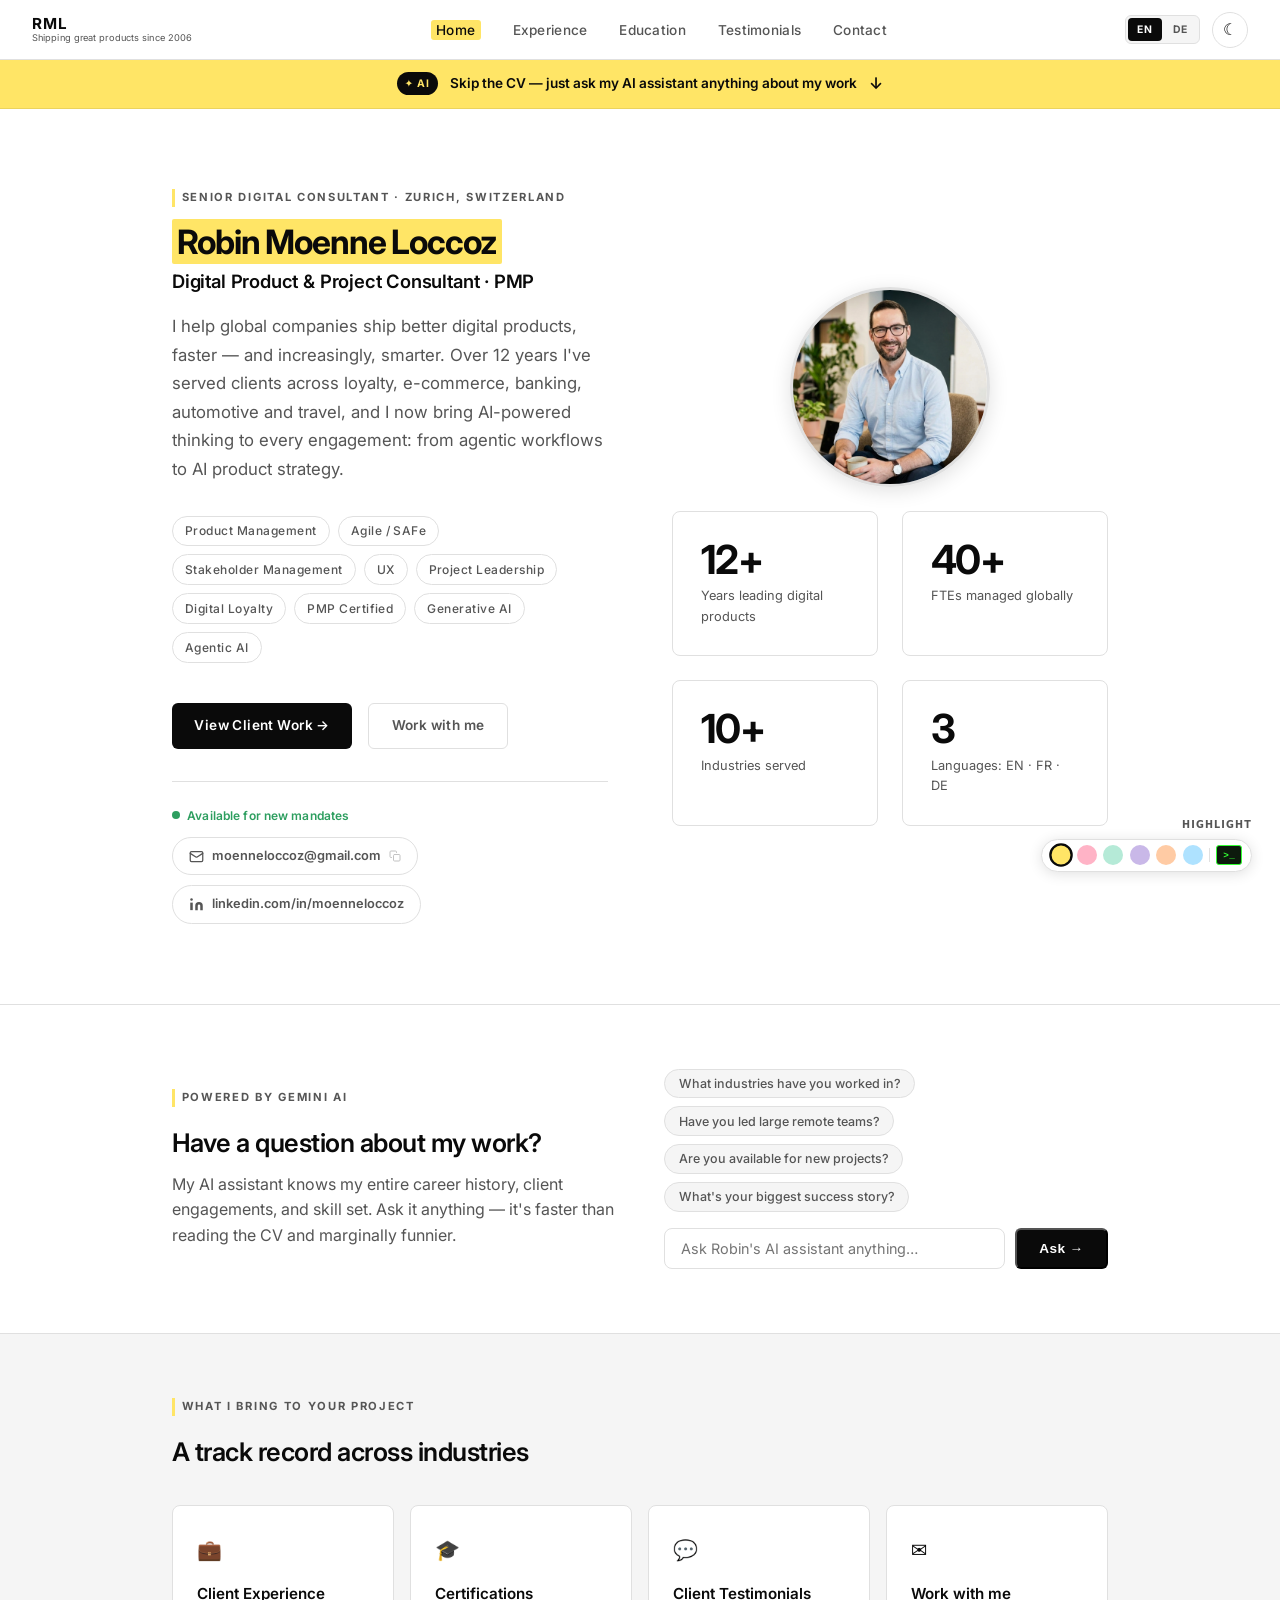
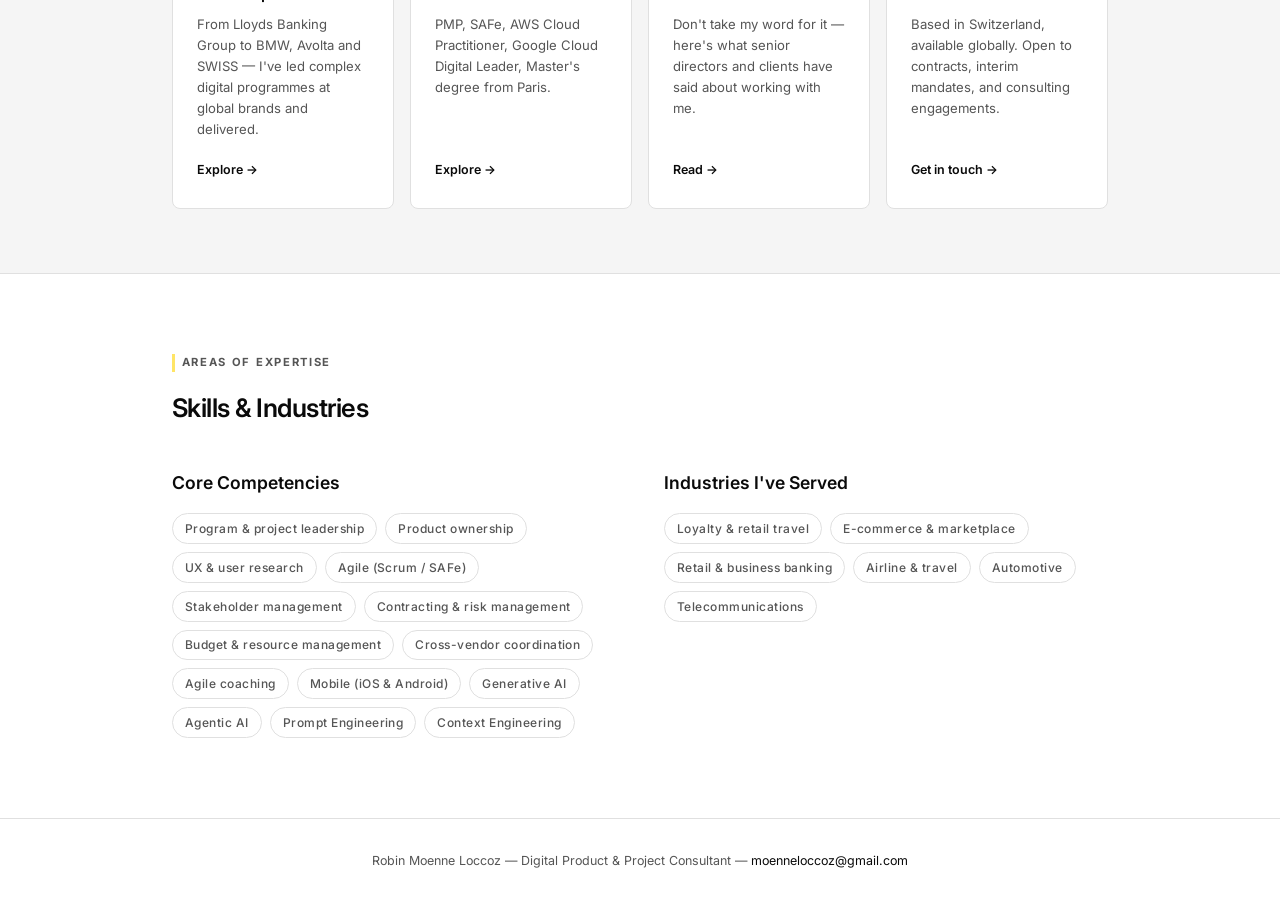
<file: index.html>
<!DOCTYPE html>
<html lang="en">
<head>
  <meta charset="UTF-8" />
  <meta name="viewport" content="width=device-width, initial-scale=1.0" />
  <title>Robin Moenne Loccoz — Digital Product & Project Consultant</title>
  <link rel="preconnect" href="https://fonts.googleapis.com" />
  <link href="https://fonts.googleapis.com/css2?family=Inter:wght@400;500;600;700&display=swap" rel="stylesheet" />
  <link rel="icon" href="favicon.svg" type="image/svg+xml" />
  <link rel="stylesheet" href="style.css" />
</head>
<body>

<nav>
  <a href="index.html" class="nav-logo">
    <span class="nav-logo-main">RML</span>
    <span class="nav-logo-tag">Shipping great products since 2006</span>
  </a>
  <ul class="nav-links">
    <li><a href="index.html">Home</a></li>
    <li><a href="experience.html">Experience</a></li>
    <li><a href="education.html">Education</a></li>
    <li><a href="testimonials.html">Testimonials</a></li>
    <li><a href="contact.html">Contact</a></li>
  </ul>
  <div style="display:flex;gap:0.75rem;align-items:center;">
    <div class="lang-switcher">
      <a href="index.html" class="lang-btn active">EN</a>
      <a href="de/index.html" class="lang-btn">DE</a>
    </div>
    <button class="theme-toggle" id="themeToggle" aria-label="Toggle dark mode">☾</button>
    <button class="nav-mobile-toggle" id="mobileToggle" aria-label="Menu">☰</button>
  </div>
</nav>

<main>
  <!-- AI Teaser Banner -->
  <div class="ai-teaser" onclick="document.getElementById('chat-section').scrollIntoView({behavior:'smooth'})">
    <span class="ai-teaser-badge">✦ AI</span>
    <span class="ai-teaser-text">Skip the CV — just ask my AI assistant anything about my work</span>
    <span class="ai-teaser-arrow">↓</span>
  </div>

  <!-- Hero -->
  <section class="hero">
    <div class="container">
      <div class="hero-grid">
        <div class="hero-left">
          <div class="section-label">Senior Digital Consultant · Zurich, Switzerland</div>
          <h1 class="hero-title">
            <span class="name"><span class="hl">Robin Moenne Loccoz</span></span>
            <span class="role">Digital Product & Project Consultant · PMP</span>
          </h1>
          <p class="hero-desc">
            I help global companies ship better digital products, faster — and increasingly, smarter. Over 12 years I've served clients across loyalty, e-commerce, banking, automotive and travel, and I now bring AI-powered thinking to every engagement: from agentic workflows to AI product strategy.
          </p>
          <div class="hero-tags">
            <span class="tag">Product Management</span>
            <span class="tag">Agile / SAFe</span>
            <span class="tag">Stakeholder Management</span>
            <span class="tag">UX</span>
            <span class="tag">Project Leadership</span>
            <span class="tag">Digital Loyalty</span>
            <span class="tag">PMP Certified</span>
            <span class="tag">Generative AI</span>
            <span class="tag">Agentic AI</span>
          </div>
          <div class="hero-btns">
            <a href="experience.html" class="btn btn-primary">View Client Work →</a>
            <a href="contact.html" class="btn btn-secondary">Work with me</a>
          </div>

          <!-- Contact strip -->
          <div class="hero-contact">
            <div class="avail-badge">
              <span class="avail-dot"></span>
              Available for new mandates
            </div>
            <div class="hero-contact-btns">
              <a href="mailto:moenneloccoz@gmail.com" class="hero-contact-btn" id="email-copy-btn" onclick="copyEmail(event)" title="Click to copy">
                <svg width="15" height="15" viewBox="0 0 24 24" fill="none" stroke="currentColor" stroke-width="2" stroke-linecap="round" stroke-linejoin="round" aria-hidden="true"><rect x="2" y="4" width="20" height="16" rx="2"/><path d="m22 7-8.97 5.7a1.94 1.94 0 0 1-2.06 0L2 7"/></svg>
                <span id="email-label">moenneloccoz@gmail.com</span>
                <svg class="copy-icon" width="12" height="12" viewBox="0 0 24 24" fill="none" stroke="currentColor" stroke-width="2" stroke-linecap="round" stroke-linejoin="round" aria-hidden="true"><rect x="9" y="9" width="13" height="13" rx="2"/><path d="M5 15H4a2 2 0 0 1-2-2V4a2 2 0 0 1 2-2h9a2 2 0 0 1 2 2v1"/></svg>
              </a>
              <a href="https://www.linkedin.com/in/moenneloccoz/" target="_blank" rel="noopener" class="hero-contact-btn hero-contact-btn--li">
                <svg width="15" height="15" viewBox="0 0 24 24" fill="currentColor" aria-hidden="true"><path d="M16 8a6 6 0 0 1 6 6v7h-4v-7a2 2 0 0 0-2-2 2 2 0 0 0-2 2v7h-4v-7a6 6 0 0 1 6-6z"/><rect x="2" y="9" width="4" height="12"/><circle cx="4" cy="4" r="2"/></svg>
                linkedin.com/in/moenneloccoz
              </a>
            </div>
          </div>
        </div>

        <!-- Photo + stats -->
        <div class="hero-right">
          <div class="hero-photo-wrap">
            <img src="robin.jpg" alt="Robin Moenne Loccoz" class="hero-photo" onerror="this.style.display='none';this.nextElementSibling.style.display='flex'" />
            <div class="hero-photo-placeholder">RML</div>
          </div>
          <div class="hero-stats">
            <div class="stat-card">
              <span class="stat-number">12+</span>
              <div class="stat-label">Years leading digital products</div>
            </div>
            <div class="stat-card">
              <span class="stat-number">40+</span>
              <div class="stat-label">FTEs managed globally</div>
            </div>
            <div class="stat-card">
              <span class="stat-number">10+</span>
              <div class="stat-label">Industries served</div>
            </div>
            <div class="stat-card">
              <span class="stat-number">3</span>
              <div class="stat-label">Languages: EN · FR · DE</div>
            </div>
          </div>
        </div>
      </div>
    </div>
  </section>

  <!-- AI Chat section -->
  <section class="chat-section" id="chat-section">
    <div class="container">
      <div class="chat-cta-wrap">
        <div class="chat-cta-left">
          <div class="section-label" style="border-color: var(--hl);">Powered by Gemini AI</div>
          <h2>Have a question about my work?</h2>
          <p style="margin-top:0.5rem;max-width:480px;">My AI assistant knows my entire career history, client engagements, and skill set. Ask it anything — it's faster than reading the CV and marginally funnier.</p>
        </div>
        <div class="chat-cta-right">
          <div class="chat-inline-suggestions">
            <button class="chat-suggestion" onclick="openChatWith(this.textContent)">What industries have you worked in?</button>
            <button class="chat-suggestion" onclick="openChatWith(this.textContent)">Have you led large remote teams?</button>
            <button class="chat-suggestion" onclick="openChatWith(this.textContent)">Are you available for new projects?</button>
            <button class="chat-suggestion" onclick="openChatWith(this.textContent)">What's your biggest success story?</button>
          </div>
          <div class="chat-inline-input-row">
            <input
              id="chat-inline-input"
              type="text"
              placeholder="Ask Robin's AI assistant anything…"
              maxlength="500"
              onkeydown="if(event.key==='Enter')openChatWith(this.value)"
            />
            <button class="btn btn-primary" onclick="openChatWith(document.getElementById('chat-inline-input').value)">Ask →</button>
          </div>
        </div>
      </div>
    </div>
  </section>

  <!-- Overview cards -->
  <section style="padding:4rem 0; background:var(--bg-alt); border-bottom:1px solid var(--border);">
    <div class="container">
      <div class="section-label">What I bring to your project</div>
      <h2>A track record across industries</h2>
      <div class="overview-grid">

        <a href="experience.html" class="overview-card" style="text-decoration:none;color:inherit;">
          <div class="overview-card-icon">💼</div>
          <h3>Client Experience</h3>
          <p>From Lloyds Banking Group to BMW, Avolta and SWISS — I've led complex digital programmes at global brands and delivered.</p>
          <span class="overview-card-link">Explore →</span>
        </a>

        <a href="education.html" class="overview-card" style="text-decoration:none;color:inherit;">
          <div class="overview-card-icon">🎓</div>
          <h3>Certifications</h3>
          <p>PMP, SAFe, AWS Cloud Practitioner, Google Cloud Digital Leader, Master's degree from Paris.</p>
          <span class="overview-card-link">Explore →</span>
        </a>

        <a href="testimonials.html" class="overview-card" style="text-decoration:none;color:inherit;">
          <div class="overview-card-icon">💬</div>
          <h3>Client Testimonials</h3>
          <p>Don't take my word for it — here's what senior directors and clients have said about working with me.</p>
          <span class="overview-card-link">Read →</span>
        </a>

        <a href="contact.html" class="overview-card" style="text-decoration:none;color:inherit;">
          <div class="overview-card-icon">✉</div>
          <h3>Work with me</h3>
          <p>Based in Switzerland, available globally. Open to contracts, interim mandates, and consulting engagements.</p>
          <span class="overview-card-link">Get in touch →</span>
        </a>

      </div>
    </div>
  </section>

  <!-- Industry expertise -->
  <section>
    <div class="container">
      <div class="section-label">Areas of Expertise</div>
      <h2 style="margin-bottom:2.5rem;">Skills &amp; Industries</h2>

      <div class="grid-2" style="gap:3rem;">
        <div>
          <h3 style="margin-bottom:1rem;">Core Competencies</h3>
          <div class="pill-grid">
            <span class="tag">Program &amp; project leadership</span>
            <span class="tag">Product ownership</span>
            <span class="tag">UX &amp; user research</span>
            <span class="tag">Agile (Scrum / SAFe)</span>
            <span class="tag">Stakeholder management</span>
            <span class="tag">Contracting &amp; risk management</span>
            <span class="tag">Budget &amp; resource management</span>
            <span class="tag">Cross-vendor coordination</span>
            <span class="tag">Agile coaching</span>
            <span class="tag">Mobile (iOS &amp; Android)</span>
            <span class="tag">Generative AI</span>
            <span class="tag">Agentic AI</span>
            <span class="tag">Prompt Engineering</span>
            <span class="tag">Context Engineering</span>
          </div>
        </div>
        <div>
          <h3 style="margin-bottom:1rem;">Industries I've Served</h3>
          <div class="pill-grid">
            <span class="tag">Loyalty &amp; retail travel</span>
            <span class="tag">E-commerce &amp; marketplace</span>
            <span class="tag">Retail &amp; business banking</span>
            <span class="tag">Airline &amp; travel</span>
            <span class="tag">Automotive</span>
            <span class="tag">Telecommunications</span>
          </div>
        </div>
      </div>
    </div>
  </section>
</main>

<footer>
  <div class="container">
    Robin Moenne Loccoz &mdash; Digital Product &amp; Project Consultant &mdash;
    <a href="mailto:moenneloccoz@gmail.com">moenneloccoz@gmail.com</a>
  </div>
</footer>

<div id="color-picker"></div>

<!-- Chat Modal -->
<div id="chat-modal-overlay" onclick="if(event.target===this)closeChatModal()">
  <div id="chat-modal">
    <div id="chat-modal-header">
      <div>
        <div style="font-weight:700;font-size:0.95rem;">Robin's AI Assistant</div>
        <div style="font-size:0.75rem;opacity:0.7;">Powered by Gemini · Knows everything about Robin</div>
      </div>
      <button onclick="closeChatModal()" aria-label="Close">✕</button>
    </div>
    <div id="chat-modal-messages">
      <div class="chat-msg bot">Hey! I'm Robin's AI assistant — I know his entire career history, skills, and what he's been up to. What would you like to know?</div>
    </div>
    <div id="chat-modal-input-row">
      <input id="chat-modal-input" type="text" placeholder="Ask anything…" maxlength="500"
        onkeydown="if(event.key==='Enter')sendModalMessage()" autofocus />
      <button onclick="sendModalMessage()" id="chat-modal-send">→</button>
    </div>
  </div>
</div>

<style>
/* ── AI Teaser Banner ── */
.ai-teaser {
  position: sticky; top: 60px; z-index: 90;
  display: flex; align-items: center; justify-content: center; gap: 0.75rem;
  padding: 0.7rem 1.5rem;
  background: var(--hl); color: var(--hl-dark);
  font-size: 0.85rem; font-weight: 600;
  cursor: pointer; text-align: center;
  transition: opacity 0.2s;
  border-bottom: 1px solid rgba(0,0,0,0.08);
}
.ai-teaser:hover { opacity: 0.88; }

.ai-teaser-badge {
  background: var(--hl-dark); color: var(--hl);
  font-size: 0.65rem; font-weight: 700; letter-spacing: 0.1em;
  padding: 0.2rem 0.5rem; border-radius: 100px;
  white-space: nowrap; flex-shrink: 0;
}
.ai-teaser-arrow {
  font-size: 1rem; flex-shrink: 0;
  animation: bounce-down 1.4s ease-in-out infinite;
}
@keyframes bounce-down {
  0%, 100% { transform: translateY(0); }
  50%       { transform: translateY(4px); }
}
@media (max-width: 480px) {
  .ai-teaser { font-size: 0.78rem; gap: 0.5rem; padding: 0.65rem 1rem; }
  .ai-teaser-text { flex: 1; }
}

/* ── Hero photo ── */
.hero-right { display: flex; flex-direction: column; gap: 1.5rem; align-items: center; }

.hero-photo-wrap { position: relative; width: 200px; height: 200px; flex-shrink: 0; }

.hero-photo {
  width: 200px; height: 200px; border-radius: 50%;
  object-fit: cover; object-position: top;
  border: 3px solid var(--border);
  box-shadow: 0 4px 20px rgba(0,0,0,0.12);
  display: block;
}

.hero-photo-placeholder {
  display: none;
  width: 200px; height: 200px; border-radius: 50%;
  background: var(--bg-alt); border: 3px solid var(--border);
  align-items: center; justify-content: center;
  font-size: 2rem; font-weight: 700; color: var(--fg-muted);
  letter-spacing: 0.05em;
}

/* ── Hero contact strip ── */
.hero-contact {
  display: flex; flex-direction: column; gap: 0.75rem;
  margin-top: 2rem; padding-top: 1.5rem;
  border-top: 1px solid var(--border);
}

.avail-badge {
  display: inline-flex; align-items: center; gap: 0.45rem;
  font-size: 0.75rem; font-weight: 600; color: #2d9e5f;
  letter-spacing: 0.01em;
}

.avail-dot {
  width: 8px; height: 8px; border-radius: 50%;
  background: #2d9e5f; flex-shrink: 0;
  animation: pulse-dot 2.2s ease-in-out infinite;
}

@keyframes pulse-dot {
  0%, 100% { box-shadow: 0 0 0 0 rgba(45,158,95,0.5); }
  50%       { box-shadow: 0 0 0 5px rgba(45,158,95,0); }
}

.hero-contact-btns {
  display: flex; gap: 0.6rem; flex-wrap: wrap;
}

.hero-contact-btn {
  display: inline-flex; align-items: center; gap: 0.5rem;
  font-size: 0.8rem; font-weight: 600;
  padding: 0.5rem 1rem; border-radius: 100px;
  border: 1.5px solid var(--border);
  color: var(--fg-muted); background: transparent;
  text-decoration: none;
  transition: background 0.18s, border-color 0.18s, color 0.18s, transform 0.15s;
}

.hero-contact-btn:hover {
  background: var(--fg); color: var(--bg);
  border-color: var(--fg); transform: translateY(-1px);
}

.hero-contact-btn--li:hover {
  background: #0a66c2; color: #fff; border-color: #0a66c2;
}

.copy-icon { opacity: 0.35; transition: opacity 0.15s; flex-shrink: 0; }
.hero-contact-btn:hover .copy-icon { opacity: 0.75; }
.hero-contact-btn.copied { background: #2d9e5f; color: #fff; border-color: #2d9e5f; }
.hero-contact-btn.copied .copy-icon { opacity: 0; }

/* ── AI Chat section ── */
#chat-section { scroll-margin-top: 106px; }
.chat-section {
  padding: 4rem 0;
  border-bottom: 1px solid var(--border);
  background: var(--bg);
}

.chat-cta-wrap {
  display: grid; grid-template-columns: 1fr 1fr;
  gap: 3rem; align-items: center;
}

.chat-inline-suggestions {
  display: flex; flex-wrap: wrap; gap: 0.5rem;
  margin-bottom: 1rem;
}

.chat-suggestion {
  font-size: 0.78rem; font-weight: 500;
  padding: 0.4rem 0.85rem; border-radius: 100px;
  border: 1px solid var(--border);
  background: var(--bg-alt); color: var(--fg-muted);
  cursor: pointer; transition: all 0.2s; font-family: inherit;
}
.chat-suggestion:hover {
  border-color: var(--fg); color: var(--fg);
  background: var(--bg);
}

.chat-inline-input-row {
  display: flex; gap: 0.6rem; align-items: center;
}

#chat-inline-input {
  flex: 1; padding: 0.7rem 1rem;
  border: 1.5px solid var(--border); border-radius: 8px;
  background: var(--bg); color: var(--fg);
  font-size: 0.9rem; font-family: inherit; outline: none;
  transition: border-color 0.2s;
}
#chat-inline-input:focus { border-color: var(--fg); }

/* ── Chat Modal ── */
#chat-modal-overlay {
  display: none;
  position: fixed; inset: 0; z-index: 500;
  background: rgba(0,0,0,0.5);
  backdrop-filter: blur(4px);
  align-items: center; justify-content: center;
}
#chat-modal-overlay.open { display: flex; }

#chat-modal {
  display: flex; flex-direction: column;
  width: 100%; max-width: 520px; height: 560px;
  background: var(--card-bg);
  border: 1px solid var(--border);
  border-radius: 16px;
  box-shadow: 0 24px 64px rgba(0,0,0,0.2);
  margin: 1rem;
  overflow: hidden;
  animation: modal-in 0.2s ease;
}

@keyframes modal-in {
  from { opacity: 0; transform: translateY(12px) scale(0.98); }
  to   { opacity: 1; transform: translateY(0) scale(1); }
}

#chat-modal-header {
  display: flex; justify-content: space-between; align-items: center;
  padding: 1.1rem 1.4rem;
  background: var(--fg); color: var(--bg);
  flex-shrink: 0;
}
#chat-modal-header button {
  background: none; border: none; color: var(--bg);
  cursor: pointer; font-size: 1.1rem; line-height: 1;
  opacity: 0.7; transition: opacity 0.15s;
}
#chat-modal-header button:hover { opacity: 1; }

#chat-modal-messages {
  flex: 1; overflow-y: auto; padding: 1.25rem;
  display: flex; flex-direction: column; gap: 0.75rem;
}

.chat-msg {
  max-width: 82%; padding: 0.65rem 1rem;
  border-radius: 12px; font-size: 0.875rem; line-height: 1.55;
}
.chat-msg.bot {
  background: var(--bg-alt); color: var(--fg);
  align-self: flex-start; border-bottom-left-radius: 3px;
}
.chat-msg.user {
  background: var(--fg); color: var(--bg);
  align-self: flex-end; border-bottom-right-radius: 3px;
}
.chat-msg.typing { opacity: 0.5; font-style: italic; }

#chat-modal-input-row {
  display: flex; gap: 0.5rem; padding: 1rem 1.25rem;
  border-top: 1px solid var(--border);
  flex-shrink: 0;
}
#chat-modal-input {
  flex: 1; padding: 0.65rem 0.9rem;
  border: 1.5px solid var(--border); border-radius: 8px;
  background: var(--bg); color: var(--fg);
  font-size: 0.875rem; font-family: inherit; outline: none;
  transition: border-color 0.2s;
}
#chat-modal-input:focus { border-color: var(--fg); }
#chat-modal-send {
  background: var(--fg); color: var(--bg);
  border: none; border-radius: 8px;
  padding: 0.65rem 1.1rem; cursor: pointer;
  font-size: 1rem; font-weight: 600;
  transition: opacity 0.2s;
}
#chat-modal-send:hover { opacity: 0.8; }
#chat-modal-send:disabled { opacity: 0.35; cursor: not-allowed; }

/* ── Responsive ── */
@media (max-width: 768px) {
  .chat-cta-wrap { grid-template-columns: 1fr; gap: 1.5rem; }
  .hero-right { flex-direction: row; align-items: flex-start; flex-wrap: wrap; }
  .hero-photo-wrap { width: 120px; height: 120px; }
  .hero-photo, .hero-photo-placeholder { width: 120px; height: 120px; }
}
</style>

<script>
function copyEmail(e) {
  e.preventDefault();
  navigator.clipboard.writeText('moenneloccoz@gmail.com').then(() => {
    const label = document.getElementById('email-label');
    const btn = document.getElementById('email-copy-btn');
    label.textContent = 'Copied!';
    btn.classList.add('copied');
    setTimeout(() => {
      label.textContent = 'moenneloccoz@gmail.com';
      btn.classList.remove('copied');
    }, 2000);
  });
}

let messageCount = 0;
const MAX_MESSAGES = 10;

function openChatWith(text) {
  const overlay = document.getElementById('chat-modal-overlay');
  overlay.classList.add('open');
  const input = document.getElementById('chat-modal-input');
  if (text && text.trim()) {
    input.value = text.trim();
    sendModalMessage();
  } else {
    input.focus();
  }
  document.getElementById('chat-inline-input').value = '';
}

function closeChatModal() {
  document.getElementById('chat-modal-overlay').classList.remove('open');
}

document.addEventListener('keydown', e => {
  if (e.key === 'Escape') closeChatModal();
});

async function sendModalMessage() {
  const input = document.getElementById('chat-modal-input');
  const text = input.value.trim();
  if (!text) return;

  if (messageCount >= MAX_MESSAGES) {
    addModalMessage('You\'ve hit the message limit — even AI assistants need a break. Email Robin directly: robin.moenneloccoz@cognizant.com', 'bot');
    return;
  }

  addModalMessage(text, 'user');
  input.value = '';
  messageCount++;

  const typing = addModalMessage('Thinking…', 'bot typing');
  document.getElementById('chat-modal-send').disabled = true;

  try {
    const res = await fetch('/.netlify/functions/chat', {
      method: 'POST',
      headers: { 'Content-Type': 'application/json' },
      body: JSON.stringify({ message: text }),
    });
    const data = await res.json();
    typing.remove();
    addModalMessage(data.reply || 'Something went wrong on my end. Try again?', 'bot');
  } catch {
    typing.remove();
    addModalMessage('Network hiccup — please try again or reach out to Robin directly.', 'bot');
  }

  document.getElementById('chat-modal-send').disabled = false;
  input.focus();
}

function addModalMessage(text, type) {
  const msgs = document.getElementById('chat-modal-messages');
  const div = document.createElement('div');
  div.className = 'chat-msg ' + type;
  div.textContent = text;
  msgs.appendChild(div);
  msgs.scrollTop = msgs.scrollHeight;
  return div;
}
</script>

<script src="nav.js"></script>
</body>
</html>
</file>
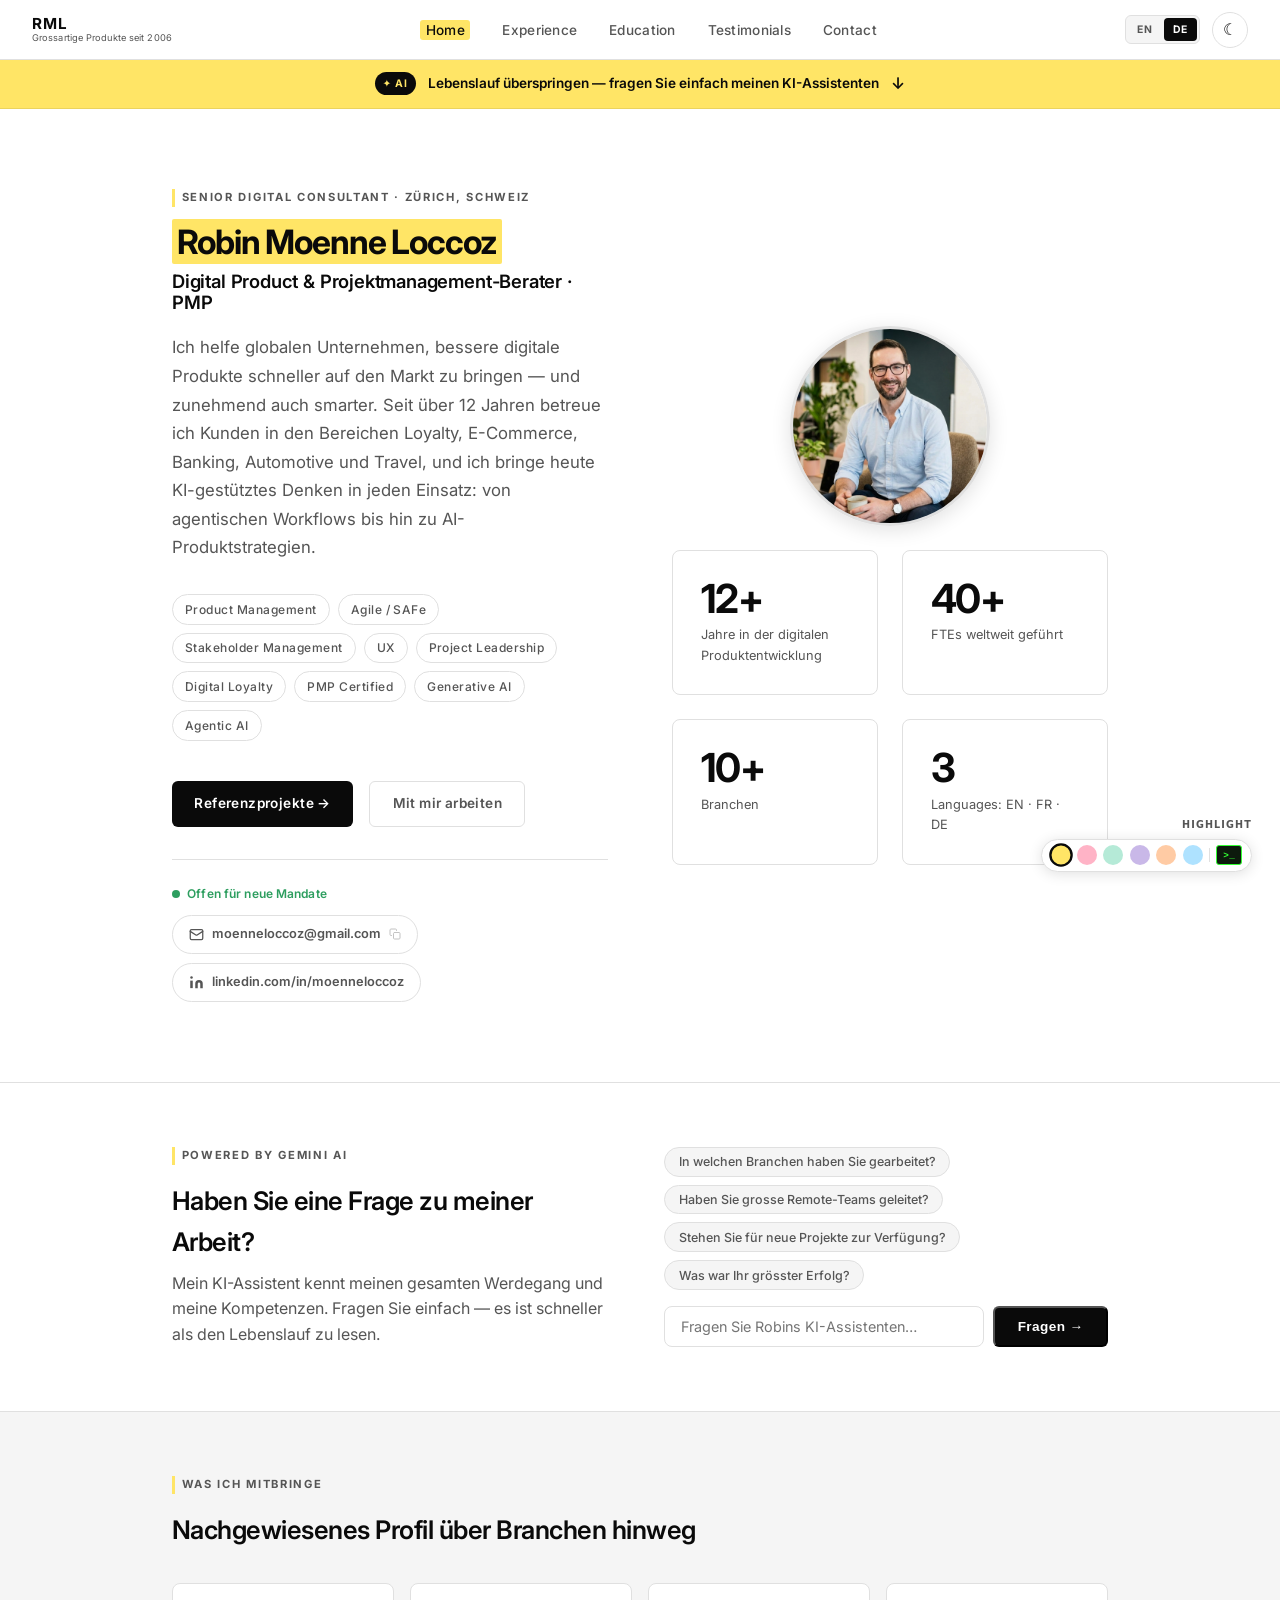
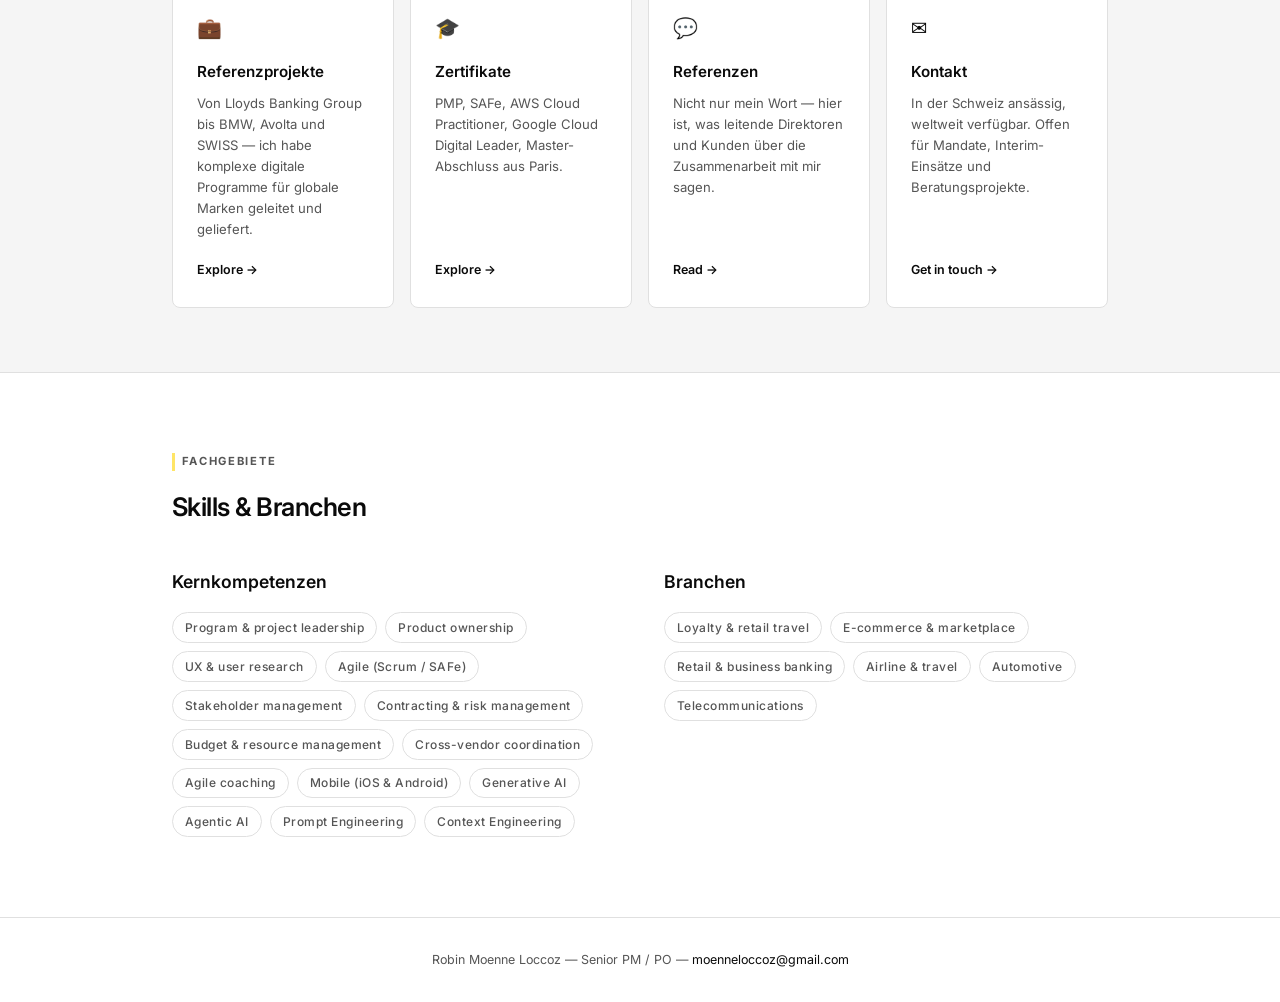
<file: de/index.html>
<!DOCTYPE html>
<html lang="de">
<head>
  <meta charset="UTF-8" />
  <meta name="viewport" content="width=device-width, initial-scale=1.0" />
  <title>Robin Moenne Loccoz — Digital Product &amp; Project Consultant</title>
  <link rel="preconnect" href="https://fonts.googleapis.com" />
  <link href="https://fonts.googleapis.com/css2?family=Inter:wght@400;500;600;700&display=swap" rel="stylesheet" />
  <link rel="icon" href="../favicon.svg" type="image/svg+xml" />
  <link rel="stylesheet" href="../style.css" />
  <style>#chat-section { scroll-margin-top: 106px; }</style>
</head>
<body>

<nav>
  <a href="index.html" class="nav-logo">
    <span class="nav-logo-main">RML</span>
    <span class="nav-logo-tag">Grossartige Produkte seit 2006</span>
  </a>
  <ul class="nav-links">
    <li><a href="index.html">Home</a></li>
    <li><a href="experience.html">Experience</a></li>
    <li><a href="education.html">Education</a></li>
    <li><a href="testimonials.html">Testimonials</a></li>
    <li><a href="contact.html">Contact</a></li>
  </ul>
  <div style="display:flex;gap:0.75rem;align-items:center;">
    <div class="lang-switcher">
      <a href="../index.html" class="lang-btn">EN</a>
      <a href="index.html" class="lang-btn active">DE</a>
    </div>
    <button class="theme-toggle" id="themeToggle" aria-label="Toggle dark mode">☾</button>
    <button class="nav-mobile-toggle" id="mobileToggle" aria-label="Menu">☰</button>
  </div>
</nav>

<main>
  <!-- AI Teaser Banner -->
  <div class="ai-teaser" onclick="document.getElementById('chat-section').scrollIntoView({behavior:'smooth'})">
    <span class="ai-teaser-badge">✦ AI</span>
    <span class="ai-teaser-text">Lebenslauf überspringen — fragen Sie einfach meinen KI-Assistenten</span>
    <span class="ai-teaser-arrow">↓</span>
  </div>

  <!-- Hero -->
  <section class="hero">
    <div class="container">
      <div class="hero-grid">
        <div class="hero-left">
          <div class="section-label">Senior Digital Consultant · Zürich, Schweiz</div>
          <h1 class="hero-title">
            <span class="name"><span class="hl">Robin Moenne Loccoz</span></span>
            <span class="role">Digital Product &amp; Projektmanagement-Berater · PMP</span>
          </h1>
          <p class="hero-desc">
            Ich helfe globalen Unternehmen, bessere digitale Produkte schneller auf den Markt zu bringen — und zunehmend auch smarter. Seit über 12 Jahren betreue ich Kunden in den Bereichen Loyalty, E-Commerce, Banking, Automotive und Travel, und ich bringe heute KI-gestütztes Denken in jeden Einsatz: von agentischen Workflows bis hin zu AI-Produktstrategien.
          </p>
          <div class="hero-tags">
            <span class="tag">Product Management</span>
            <span class="tag">Agile / SAFe</span>
            <span class="tag">Stakeholder Management</span>
            <span class="tag">UX</span>
            <span class="tag">Project Leadership</span>
            <span class="tag">Digital Loyalty</span>
            <span class="tag">PMP Certified</span>
            <span class="tag">Generative AI</span>
            <span class="tag">Agentic AI</span>
          </div>
          <div class="hero-btns">
            <a href="experience.html" class="btn btn-primary">Referenzprojekte →</a>
            <a href="contact.html" class="btn btn-secondary">Mit mir arbeiten</a>
          </div>

          <!-- Contact strip -->
          <div class="hero-contact">
            <div class="avail-badge">
              <span class="avail-dot"></span>
              Offen für neue Mandate
            </div>
            <div class="hero-contact-btns">
              <a href="mailto:moenneloccoz@gmail.com" class="hero-contact-btn" id="email-copy-btn" onclick="copyEmail(event)" title="Klicken zum Kopieren">
                <svg width="15" height="15" viewBox="0 0 24 24" fill="none" stroke="currentColor" stroke-width="2" stroke-linecap="round" stroke-linejoin="round" aria-hidden="true"><rect x="2" y="4" width="20" height="16" rx="2"/><path d="m22 7-8.97 5.7a1.94 1.94 0 0 1-2.06 0L2 7"/></svg>
                <span id="email-label">moenneloccoz@gmail.com</span>
                <svg class="copy-icon" width="12" height="12" viewBox="0 0 24 24" fill="none" stroke="currentColor" stroke-width="2" stroke-linecap="round" stroke-linejoin="round" aria-hidden="true"><rect x="9" y="9" width="13" height="13" rx="2"/><path d="M5 15H4a2 2 0 0 1-2-2V4a2 2 0 0 1 2-2h9a2 2 0 0 1 2 2v1"/></svg>
              </a>
              <a href="https://www.linkedin.com/in/moenneloccoz/" target="_blank" rel="noopener" class="hero-contact-btn hero-contact-btn--li">
                <svg width="15" height="15" viewBox="0 0 24 24" fill="currentColor" aria-hidden="true"><path d="M16 8a6 6 0 0 1 6 6v7h-4v-7a2 2 0 0 0-2-2 2 2 0 0 0-2 2v7h-4v-7a6 6 0 0 1 6-6z"/><rect x="2" y="9" width="4" height="12"/><circle cx="4" cy="4" r="2"/></svg>
                linkedin.com/in/moenneloccoz
              </a>
            </div>
          </div>
        </div>

        <!-- Photo + stats -->
        <div class="hero-right">
          <div class="hero-photo-wrap">
            <img src="../robin.jpg" alt="Robin Moenne Loccoz" class="hero-photo" onerror="this.style.display='none';this.nextElementSibling.style.display='flex'" />
            <div class="hero-photo-placeholder">RML</div>
          </div>
          <div class="hero-stats">
            <div class="stat-card">
              <span class="stat-number">12+</span>
              <div class="stat-label">Jahre in der digitalen Produktentwicklung</div>
            </div>
            <div class="stat-card">
              <span class="stat-number">40+</span>
              <div class="stat-label">FTEs weltweit geführt</div>
            </div>
            <div class="stat-card">
              <span class="stat-number">10+</span>
              <div class="stat-label">Branchen</div>
            </div>
            <div class="stat-card">
              <span class="stat-number">3</span>
              <div class="stat-label">Languages: EN · FR · DE</div>
            </div>
          </div>
        </div>
      </div>
    </div>
  </section>

  <!-- AI Chat section -->
  <section class="chat-section" id="chat-section">
    <div class="container">
      <div class="chat-cta-wrap">
        <div class="chat-cta-left">
          <div class="section-label" style="border-color: var(--hl);">Powered by Gemini AI</div>
          <h2>Haben Sie eine Frage zu meiner Arbeit?</h2>
          <p style="margin-top:0.5rem;max-width:480px;">Mein KI-Assistent kennt meinen gesamten Werdegang und meine Kompetenzen. Fragen Sie einfach — es ist schneller als den Lebenslauf zu lesen.</p>
        </div>
        <div class="chat-cta-right">
          <div class="chat-inline-suggestions">
            <button class="chat-suggestion" onclick="openChatWith(this.textContent)">In welchen Branchen haben Sie gearbeitet?</button>
            <button class="chat-suggestion" onclick="openChatWith(this.textContent)">Haben Sie grosse Remote-Teams geleitet?</button>
            <button class="chat-suggestion" onclick="openChatWith(this.textContent)">Stehen Sie für neue Projekte zur Verfügung?</button>
            <button class="chat-suggestion" onclick="openChatWith(this.textContent)">Was war Ihr grösster Erfolg?</button>
          </div>
          <div class="chat-inline-input-row">
            <input
              id="chat-inline-input"
              type="text"
              placeholder="Fragen Sie Robins KI-Assistenten…"
              maxlength="500"
              onkeydown="if(event.key==='Enter')openChatWith(this.value)"
            />
            <button class="btn btn-primary" onclick="openChatWith(document.getElementById('chat-inline-input').value)">Fragen →</button>
          </div>
        </div>
      </div>
    </div>
  </section>

  <!-- Overview cards -->
  <section style="padding:4rem 0; background:var(--bg-alt); border-bottom:1px solid var(--border);">
    <div class="container">
      <div class="section-label">Was ich mitbringe</div>
      <h2>Nachgewiesenes Profil über Branchen hinweg</h2>
      <div class="overview-grid">

        <a href="experience.html" class="overview-card" style="text-decoration:none;color:inherit;">
          <div class="overview-card-icon">💼</div>
          <h3>Referenzprojekte</h3>
          <p>Von Lloyds Banking Group bis BMW, Avolta und SWISS — ich habe komplexe digitale Programme für globale Marken geleitet und geliefert.</p>
          <span class="overview-card-link">Explore →</span>
        </a>

        <a href="education.html" class="overview-card" style="text-decoration:none;color:inherit;">
          <div class="overview-card-icon">🎓</div>
          <h3>Zertifikate</h3>
          <p>PMP, SAFe, AWS Cloud Practitioner, Google Cloud Digital Leader, Master-Abschluss aus Paris.</p>
          <span class="overview-card-link">Explore →</span>
        </a>

        <a href="testimonials.html" class="overview-card" style="text-decoration:none;color:inherit;">
          <div class="overview-card-icon">💬</div>
          <h3>Referenzen</h3>
          <p>Nicht nur mein Wort — hier ist, was leitende Direktoren und Kunden über die Zusammenarbeit mit mir sagen.</p>
          <span class="overview-card-link">Read →</span>
        </a>

        <a href="contact.html" class="overview-card" style="text-decoration:none;color:inherit;">
          <div class="overview-card-icon">✉</div>
          <h3>Kontakt</h3>
          <p>In der Schweiz ansässig, weltweit verfügbar. Offen für Mandate, Interim-Einsätze und Beratungsprojekte.</p>
          <span class="overview-card-link">Get in touch →</span>
        </a>

      </div>
    </div>
  </section>

  <!-- Industry expertise -->
  <section>
    <div class="container">
      <div class="section-label">Fachgebiete</div>
      <h2 style="margin-bottom:2.5rem;">Skills &amp; Branchen</h2>

      <div class="grid-2" style="gap:3rem;">
        <div>
          <h3 style="margin-bottom:1rem;">Kernkompetenzen</h3>
          <div class="pill-grid">
            <span class="tag">Program &amp; project leadership</span>
            <span class="tag">Product ownership</span>
            <span class="tag">UX &amp; user research</span>
            <span class="tag">Agile (Scrum / SAFe)</span>
            <span class="tag">Stakeholder management</span>
            <span class="tag">Contracting &amp; risk management</span>
            <span class="tag">Budget &amp; resource management</span>
            <span class="tag">Cross-vendor coordination</span>
            <span class="tag">Agile coaching</span>
            <span class="tag">Mobile (iOS &amp; Android)</span>
            <span class="tag">Generative AI</span>
            <span class="tag">Agentic AI</span>
            <span class="tag">Prompt Engineering</span>
            <span class="tag">Context Engineering</span>
          </div>
        </div>
        <div>
          <h3 style="margin-bottom:1rem;">Branchen</h3>
          <div class="pill-grid">
            <span class="tag">Loyalty &amp; retail travel</span>
            <span class="tag">E-commerce &amp; marketplace</span>
            <span class="tag">Retail &amp; business banking</span>
            <span class="tag">Airline &amp; travel</span>
            <span class="tag">Automotive</span>
            <span class="tag">Telecommunications</span>
          </div>
        </div>
      </div>
    </div>
  </section>
</main>

<footer>
  <div class="container">
    Robin Moenne Loccoz &mdash; Senior PM / PO &mdash;
    <a href="mailto:moenneloccoz@gmail.com">moenneloccoz@gmail.com</a>
  </div>
</footer>

<div id="color-picker"></div>

<!-- Chat Modal -->
<div id="chat-modal-overlay" onclick="if(event.target===this)closeChatModal()">
  <div id="chat-modal">
    <div id="chat-modal-header">
      <div>
        <div style="font-weight:700;font-size:0.95rem;">Robin's KI-Assistent · Powered by Gemini</div>
        <div style="font-size:0.75rem;opacity:0.7;">Kennt alles über Robin</div>
      </div>
      <button onclick="closeChatModal()" aria-label="Close">✕</button>
    </div>
    <div id="chat-modal-messages">
      <div class="chat-msg bot">Hallo! Ich bin Robins KI-Assistent — ich kenne seinen gesamten Werdegang, seine Kompetenzen und was er zuletzt gemacht hat. Was möchten Sie wissen?</div>
    </div>
    <div id="chat-modal-input-row">
      <input id="chat-modal-input" type="text" placeholder="Fragen Sie alles…" maxlength="500"
        onkeydown="if(event.key==='Enter')sendModalMessage()" autofocus />
      <button onclick="sendModalMessage()" id="chat-modal-send">→</button>
    </div>
  </div>
</div>

<style>
/* ── AI Teaser Banner ── */
.ai-teaser {
  position: sticky; top: 60px; z-index: 90;
  display: flex; align-items: center; justify-content: center; gap: 0.75rem;
  padding: 0.7rem 1.5rem;
  background: var(--hl); color: var(--hl-dark);
  font-size: 0.85rem; font-weight: 600;
  cursor: pointer; text-align: center;
  transition: opacity 0.2s;
  border-bottom: 1px solid rgba(0,0,0,0.08);
}
.ai-teaser:hover { opacity: 0.88; }

.ai-teaser-badge {
  background: var(--hl-dark); color: var(--hl);
  font-size: 0.65rem; font-weight: 700; letter-spacing: 0.1em;
  padding: 0.2rem 0.5rem; border-radius: 100px;
  white-space: nowrap; flex-shrink: 0;
}
.ai-teaser-arrow {
  font-size: 1rem; flex-shrink: 0;
  animation: bounce-down 1.4s ease-in-out infinite;
}
@keyframes bounce-down {
  0%, 100% { transform: translateY(0); }
  50%       { transform: translateY(4px); }
}
@media (max-width: 480px) {
  .ai-teaser { font-size: 0.78rem; gap: 0.5rem; padding: 0.65rem 1rem; }
  .ai-teaser-text { flex: 1; }
}

/* ── Hero photo ── */
.hero-right { display: flex; flex-direction: column; gap: 1.5rem; align-items: center; }

.hero-photo-wrap { position: relative; width: 200px; height: 200px; flex-shrink: 0; }

.hero-photo {
  width: 200px; height: 200px; border-radius: 50%;
  object-fit: cover; object-position: top;
  border: 3px solid var(--border);
  box-shadow: 0 4px 20px rgba(0,0,0,0.12);
  display: block;
}

.hero-photo-placeholder {
  display: none;
  width: 200px; height: 200px; border-radius: 50%;
  background: var(--bg-alt); border: 3px solid var(--border);
  align-items: center; justify-content: center;
  font-size: 2rem; font-weight: 700; color: var(--fg-muted);
  letter-spacing: 0.05em;
}

/* ── Hero contact strip ── */
.hero-contact {
  display: flex; flex-direction: column; gap: 0.75rem;
  margin-top: 2rem; padding-top: 1.5rem;
  border-top: 1px solid var(--border);
}

.avail-badge {
  display: inline-flex; align-items: center; gap: 0.45rem;
  font-size: 0.75rem; font-weight: 600; color: #2d9e5f;
  letter-spacing: 0.01em;
}

.avail-dot {
  width: 8px; height: 8px; border-radius: 50%;
  background: #2d9e5f; flex-shrink: 0;
  animation: pulse-dot 2.2s ease-in-out infinite;
}

@keyframes pulse-dot {
  0%, 100% { box-shadow: 0 0 0 0 rgba(45,158,95,0.5); }
  50%       { box-shadow: 0 0 0 5px rgba(45,158,95,0); }
}

.hero-contact-btns {
  display: flex; gap: 0.6rem; flex-wrap: wrap;
}

.hero-contact-btn {
  display: inline-flex; align-items: center; gap: 0.5rem;
  font-size: 0.8rem; font-weight: 600;
  padding: 0.5rem 1rem; border-radius: 100px;
  border: 1.5px solid var(--border);
  color: var(--fg-muted); background: transparent;
  text-decoration: none;
  transition: background 0.18s, border-color 0.18s, color 0.18s, transform 0.15s;
}

.hero-contact-btn:hover {
  background: var(--fg); color: var(--bg);
  border-color: var(--fg); transform: translateY(-1px);
}

.hero-contact-btn--li:hover {
  background: #0a66c2; color: #fff; border-color: #0a66c2;
}

.copy-icon { opacity: 0.35; transition: opacity 0.15s; flex-shrink: 0; }
.hero-contact-btn:hover .copy-icon { opacity: 0.75; }
.hero-contact-btn.copied { background: #2d9e5f; color: #fff; border-color: #2d9e5f; }
.hero-contact-btn.copied .copy-icon { opacity: 0; }

/* ── AI Chat section ── */
#chat-section { scroll-margin-top: 106px; }
.chat-section {
  padding: 4rem 0;
  border-bottom: 1px solid var(--border);
  background: var(--bg);
}

.chat-cta-wrap {
  display: grid; grid-template-columns: 1fr 1fr;
  gap: 3rem; align-items: center;
}

.chat-inline-suggestions {
  display: flex; flex-wrap: wrap; gap: 0.5rem;
  margin-bottom: 1rem;
}

.chat-suggestion {
  font-size: 0.78rem; font-weight: 500;
  padding: 0.4rem 0.85rem; border-radius: 100px;
  border: 1px solid var(--border);
  background: var(--bg-alt); color: var(--fg-muted);
  cursor: pointer; transition: all 0.2s; font-family: inherit;
}
.chat-suggestion:hover {
  border-color: var(--fg); color: var(--fg);
  background: var(--bg);
}

.chat-inline-input-row {
  display: flex; gap: 0.6rem; align-items: center;
}

#chat-inline-input {
  flex: 1; padding: 0.7rem 1rem;
  border: 1.5px solid var(--border); border-radius: 8px;
  background: var(--bg); color: var(--fg);
  font-size: 0.9rem; font-family: inherit; outline: none;
  transition: border-color 0.2s;
}
#chat-inline-input:focus { border-color: var(--fg); }

/* ── Chat Modal ── */
#chat-modal-overlay {
  display: none;
  position: fixed; inset: 0; z-index: 500;
  background: rgba(0,0,0,0.5);
  backdrop-filter: blur(4px);
  align-items: center; justify-content: center;
}
#chat-modal-overlay.open { display: flex; }

#chat-modal {
  display: flex; flex-direction: column;
  width: 100%; max-width: 520px; height: 560px;
  background: var(--card-bg);
  border: 1px solid var(--border);
  border-radius: 16px;
  box-shadow: 0 24px 64px rgba(0,0,0,0.2);
  margin: 1rem;
  overflow: hidden;
  animation: modal-in 0.2s ease;
}

@keyframes modal-in {
  from { opacity: 0; transform: translateY(12px) scale(0.98); }
  to   { opacity: 1; transform: translateY(0) scale(1); }
}

#chat-modal-header {
  display: flex; justify-content: space-between; align-items: center;
  padding: 1.1rem 1.4rem;
  background: var(--fg); color: var(--bg);
  flex-shrink: 0;
}
#chat-modal-header button {
  background: none; border: none; color: var(--bg);
  cursor: pointer; font-size: 1.1rem; line-height: 1;
  opacity: 0.7; transition: opacity 0.15s;
}
#chat-modal-header button:hover { opacity: 1; }

#chat-modal-messages {
  flex: 1; overflow-y: auto; padding: 1.25rem;
  display: flex; flex-direction: column; gap: 0.75rem;
}

.chat-msg {
  max-width: 82%; padding: 0.65rem 1rem;
  border-radius: 12px; font-size: 0.875rem; line-height: 1.55;
}
.chat-msg.bot {
  background: var(--bg-alt); color: var(--fg);
  align-self: flex-start; border-bottom-left-radius: 3px;
}
.chat-msg.user {
  background: var(--fg); color: var(--bg);
  align-self: flex-end; border-bottom-right-radius: 3px;
}
.chat-msg.typing { opacity: 0.5; font-style: italic; }

#chat-modal-input-row {
  display: flex; gap: 0.5rem; padding: 1rem 1.25rem;
  border-top: 1px solid var(--border);
  flex-shrink: 0;
}
#chat-modal-input {
  flex: 1; padding: 0.65rem 0.9rem;
  border: 1.5px solid var(--border); border-radius: 8px;
  background: var(--bg); color: var(--fg);
  font-size: 0.875rem; font-family: inherit; outline: none;
  transition: border-color 0.2s;
}
#chat-modal-input:focus { border-color: var(--fg); }
#chat-modal-send {
  background: var(--fg); color: var(--bg);
  border: none; border-radius: 8px;
  padding: 0.65rem 1.1rem; cursor: pointer;
  font-size: 1rem; font-weight: 600;
  transition: opacity 0.2s;
}
#chat-modal-send:hover { opacity: 0.8; }
#chat-modal-send:disabled { opacity: 0.35; cursor: not-allowed; }

/* ── Responsive ── */
@media (max-width: 768px) {
  .chat-cta-wrap { grid-template-columns: 1fr; gap: 1.5rem; }
  .hero-right { flex-direction: row; align-items: flex-start; flex-wrap: wrap; }
  .hero-photo-wrap { width: 120px; height: 120px; }
  .hero-photo, .hero-photo-placeholder { width: 120px; height: 120px; }
}
</style>

<script>
function copyEmail(e) {
  e.preventDefault();
  navigator.clipboard.writeText('moenneloccoz@gmail.com').then(() => {
    const label = document.getElementById('email-label');
    const btn = document.getElementById('email-copy-btn');
    label.textContent = 'Kopiert!';
    btn.classList.add('copied');
    setTimeout(() => {
      label.textContent = 'moenneloccoz@gmail.com';
      btn.classList.remove('copied');
    }, 2000);
  });
}

let messageCount = 0;
const MAX_MESSAGES = 10;

function openChatWith(text) {
  const overlay = document.getElementById('chat-modal-overlay');
  overlay.classList.add('open');
  const input = document.getElementById('chat-modal-input');
  if (text && text.trim()) {
    input.value = text.trim();
    sendModalMessage();
  } else {
    input.focus();
  }
  document.getElementById('chat-inline-input').value = '';
}

function closeChatModal() {
  document.getElementById('chat-modal-overlay').classList.remove('open');
}

document.addEventListener('keydown', e => {
  if (e.key === 'Escape') closeChatModal();
});

async function sendModalMessage() {
  const input = document.getElementById('chat-modal-input');
  const text = input.value.trim();
  if (!text) return;

  if (messageCount >= MAX_MESSAGES) {
    addModalMessage('You\'ve hit the message limit — even AI assistants need a break. Email Robin directly: robin.moenneloccoz@cognizant.com', 'bot');
    return;
  }

  addModalMessage(text, 'user');
  input.value = '';
  messageCount++;

  const typing = addModalMessage('Thinking…', 'bot typing');
  document.getElementById('chat-modal-send').disabled = true;

  try {
    const res = await fetch('/.netlify/functions/chat', {
      method: 'POST',
      headers: { 'Content-Type': 'application/json' },
      body: JSON.stringify({ message: text }),
    });
    const data = await res.json();
    typing.remove();
    addModalMessage(data.reply || 'Something went wrong on my end. Try again?', 'bot');
  } catch {
    typing.remove();
    addModalMessage('Network hiccup — please try again or reach out to Robin directly.', 'bot');
  }

  document.getElementById('chat-modal-send').disabled = false;
  input.focus();
}

function addModalMessage(text, type) {
  const msgs = document.getElementById('chat-modal-messages');
  const div = document.createElement('div');
  div.className = 'chat-msg ' + type;
  div.textContent = text;
  msgs.appendChild(div);
  msgs.scrollTop = msgs.scrollHeight;
  return div;
}
</script>

<script src="../nav.js"></script>
</body>
</html>
</file>
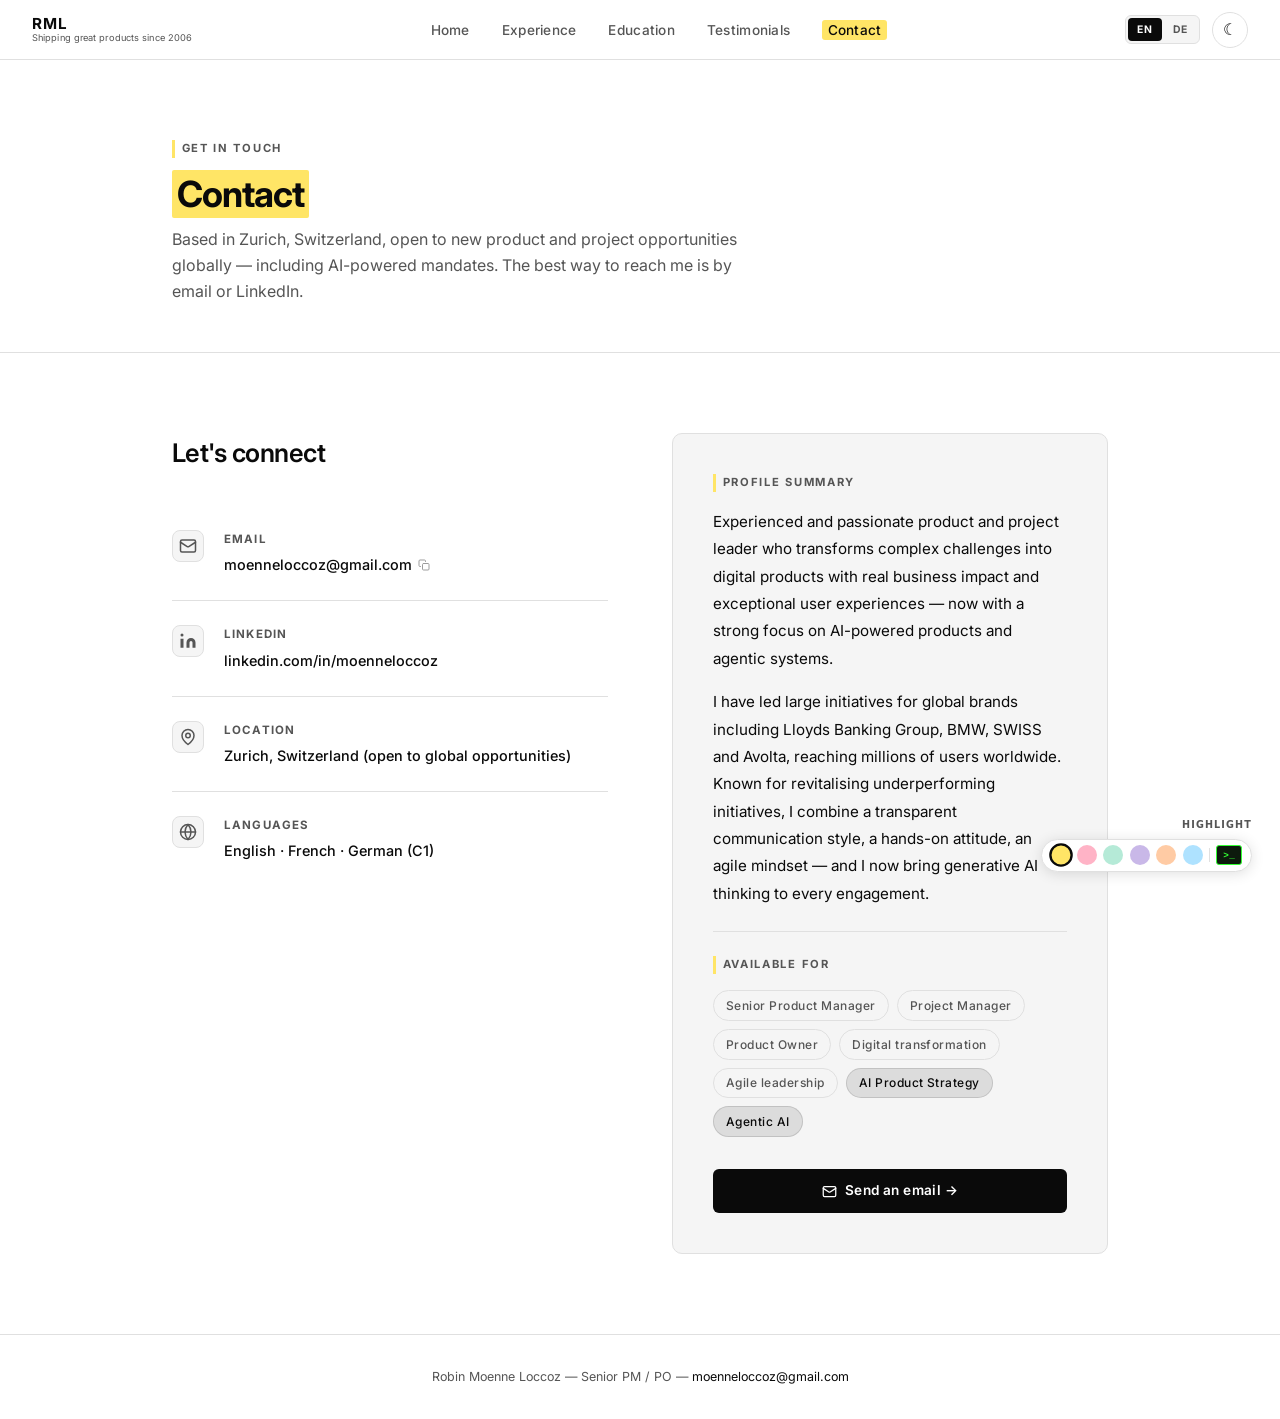
<file: contact.html>
<!DOCTYPE html>
<html lang="en">
<head>
  <meta charset="UTF-8" />
  <meta name="viewport" content="width=device-width, initial-scale=1.0" />
  <title>Contact — Robin Moenne Loccoz</title>
  <link rel="preconnect" href="https://fonts.googleapis.com" />
  <link href="https://fonts.googleapis.com/css2?family=Inter:wght@400;500;600;700&display=swap" rel="stylesheet" />
  <link rel="icon" href="favicon.svg" type="image/svg+xml" />
  <link rel="stylesheet" href="style.css" />
</head>
<body>

<nav>
  <a href="index.html" class="nav-logo">
    <span class="nav-logo-main">RML</span>
    <span class="nav-logo-tag">Shipping great products since 2006</span>
  </a>
  <ul class="nav-links">
    <li><a href="index.html">Home</a></li>
    <li><a href="experience.html">Experience</a></li>
    <li><a href="education.html">Education</a></li>
    <li><a href="testimonials.html">Testimonials</a></li>
    <li><a href="contact.html">Contact</a></li>
  </ul>
  <div style="display:flex;gap:0.75rem;align-items:center;">
    <div class="lang-switcher">
      <a href="contact.html" class="lang-btn active">EN</a>
      <a href="de/contact.html" class="lang-btn">DE</a>
    </div>
    <button class="theme-toggle" id="themeToggle" aria-label="Toggle dark mode">☾</button>
    <button class="nav-mobile-toggle" id="mobileToggle" aria-label="Menu">☰</button>
  </div>
</nav>

<main>
  <div class="page-header">
    <div class="container">
      <div class="section-label">Get in touch</div>
      <h1><span class="hl">Contact</span></h1>
      <p style="margin-top:0.75rem;max-width:600px;">Based in Zurich, Switzerland, open to new product and project opportunities globally — including AI-powered mandates. The best way to reach me is by email or LinkedIn.</p>
    </div>
  </div>

  <section>
    <div class="container">
      <div class="contact-grid">

        <!-- Contact details -->
        <div>
          <h2 style="margin-bottom:2rem;">Let's connect</h2>

          <div class="contact-item">
            <div class="contact-icon">
              <svg width="18" height="18" viewBox="0 0 24 24" fill="none" stroke="currentColor" stroke-width="2" stroke-linecap="round" stroke-linejoin="round"><rect x="2" y="4" width="20" height="16" rx="2"/><path d="m22 7-8.97 5.7a1.94 1.94 0 0 1-2.06 0L2 7"/></svg>
            </div>
            <div>
              <div class="contact-label">Email</div>
              <div class="contact-value">
                <a href="mailto:moenneloccoz@gmail.com" id="contact-email-link" onclick="copyContactEmail(event)" title="Click to copy" style="display:inline-flex;align-items:center;gap:0.4rem;">
                  <span id="contact-email-label">moenneloccoz@gmail.com</span>
                  <svg id="contact-copy-icon" width="12" height="12" viewBox="0 0 24 24" fill="none" stroke="currentColor" stroke-width="2" stroke-linecap="round" stroke-linejoin="round" style="opacity:0.4;flex-shrink:0"><rect x="9" y="9" width="13" height="13" rx="2"/><path d="M5 15H4a2 2 0 0 1-2-2V4a2 2 0 0 1 2-2h9a2 2 0 0 1 2 2v1"/></svg>
                </a>
              </div>
            </div>
          </div>

          <div class="contact-item">
            <div class="contact-icon">
              <svg width="18" height="18" viewBox="0 0 24 24" fill="currentColor"><path d="M16 8a6 6 0 0 1 6 6v7h-4v-7a2 2 0 0 0-2-2 2 2 0 0 0-2 2v7h-4v-7a6 6 0 0 1 6-6z"/><rect x="2" y="9" width="4" height="12"/><circle cx="4" cy="4" r="2"/></svg>
            </div>
            <div>
              <div class="contact-label">LinkedIn</div>
              <div class="contact-value">
                <a href="https://www.linkedin.com/in/moenneloccoz/" target="_blank" rel="noopener">linkedin.com/in/moenneloccoz</a>
              </div>
            </div>
          </div>

          <div class="contact-item">
            <div class="contact-icon">
              <svg width="18" height="18" viewBox="0 0 24 24" fill="none" stroke="currentColor" stroke-width="2" stroke-linecap="round" stroke-linejoin="round"><path d="M20 10c0 6-8 12-8 12s-8-6-8-12a8 8 0 0 1 16 0Z"/><circle cx="12" cy="10" r="3"/></svg>
            </div>
            <div>
              <div class="contact-label">Location</div>
              <div class="contact-value">Zurich, Switzerland (open to global opportunities)</div>
            </div>
          </div>

          <div class="contact-item">
            <div class="contact-icon">
              <svg width="18" height="18" viewBox="0 0 24 24" fill="none" stroke="currentColor" stroke-width="2" stroke-linecap="round" stroke-linejoin="round"><circle cx="12" cy="12" r="10"/><path d="M2 12h20M12 2a15.3 15.3 0 0 1 4 10 15.3 15.3 0 0 1-4 10 15.3 15.3 0 0 1-4-10 15.3 15.3 0 0 1 4-10z"/></svg>
            </div>
            <div>
              <div class="contact-label">Languages</div>
              <div class="contact-value">English · French · German (C1)</div>
            </div>
          </div>
        </div>

        <!-- Profile summary -->
        <div style="padding:2.5rem;border:1px solid var(--border);border-radius:10px;background:var(--bg-alt);">
          <div class="section-label" style="margin-bottom:1rem;">Profile summary</div>
          <p style="font-size:0.95rem;line-height:1.8;color:var(--fg);">
            Experienced and passionate product and project leader who transforms complex challenges into digital products with real business impact and exceptional user experiences — now with a strong focus on AI-powered products and agentic systems.
          </p>
          <p style="font-size:0.95rem;line-height:1.8;margin-top:1rem;color:var(--fg);">
            I have led large initiatives for global brands including Lloyds Banking Group, BMW, SWISS and Avolta, reaching millions of users worldwide. Known for revitalising underperforming initiatives, I combine a transparent communication style, a hands-on attitude, an agile mindset — and I now bring generative AI thinking to every engagement.
          </p>
          <div class="divider" style="margin:1.5rem 0;"></div>
          <div class="section-label" style="margin-bottom:0.75rem;">Available for</div>
          <div class="pill-grid">
            <span class="tag">Senior Product Manager</span>
            <span class="tag">Project Manager</span>
            <span class="tag">Product Owner</span>
            <span class="tag">Digital transformation</span>
            <span class="tag">Agile leadership</span>
            <span class="tag ai-tag">AI Product Strategy</span>
            <span class="tag ai-tag">Agentic AI</span>
          </div>
          <div style="margin-top:2rem;">
            <a href="mailto:moenneloccoz@gmail.com" id="contact-cta-btn" onclick="copyContactEmail(event)" class="btn btn-primary" style="width:100%;justify-content:center;">
              <svg width="15" height="15" viewBox="0 0 24 24" fill="none" stroke="currentColor" stroke-width="2" stroke-linecap="round" stroke-linejoin="round" style="flex-shrink:0"><rect x="2" y="4" width="20" height="16" rx="2"/><path d="m22 7-8.97 5.7a1.94 1.94 0 0 1-2.06 0L2 7"/></svg>
              <span id="contact-cta-label">Send an email →</span>
            </a>
          </div>
        </div>

      </div>
    </div>
  </section>
</main>

<footer>
  <div class="container">
    Robin Moenne Loccoz &mdash; Senior PM / PO &mdash; <a href="mailto:moenneloccoz@gmail.com">moenneloccoz@gmail.com</a>
  </div>
</footer>

<div id="color-picker"></div>
<script src="nav.js"></script>
<script>
function copyContactEmail(e) {
  e.preventDefault();
  navigator.clipboard.writeText('moenneloccoz@gmail.com').then(() => {
    const label = document.getElementById('contact-email-label');
    const ctaLabel = document.getElementById('contact-cta-label');
    if (label) label.textContent = 'Copied!';
    if (ctaLabel) ctaLabel.textContent = 'Copied! ✓';
    setTimeout(() => {
      if (label) label.textContent = 'moenneloccoz@gmail.com';
      if (ctaLabel) ctaLabel.textContent = 'Send an email →';
    }, 2000);
  });
}
</script>
</body>
</html>
</file>
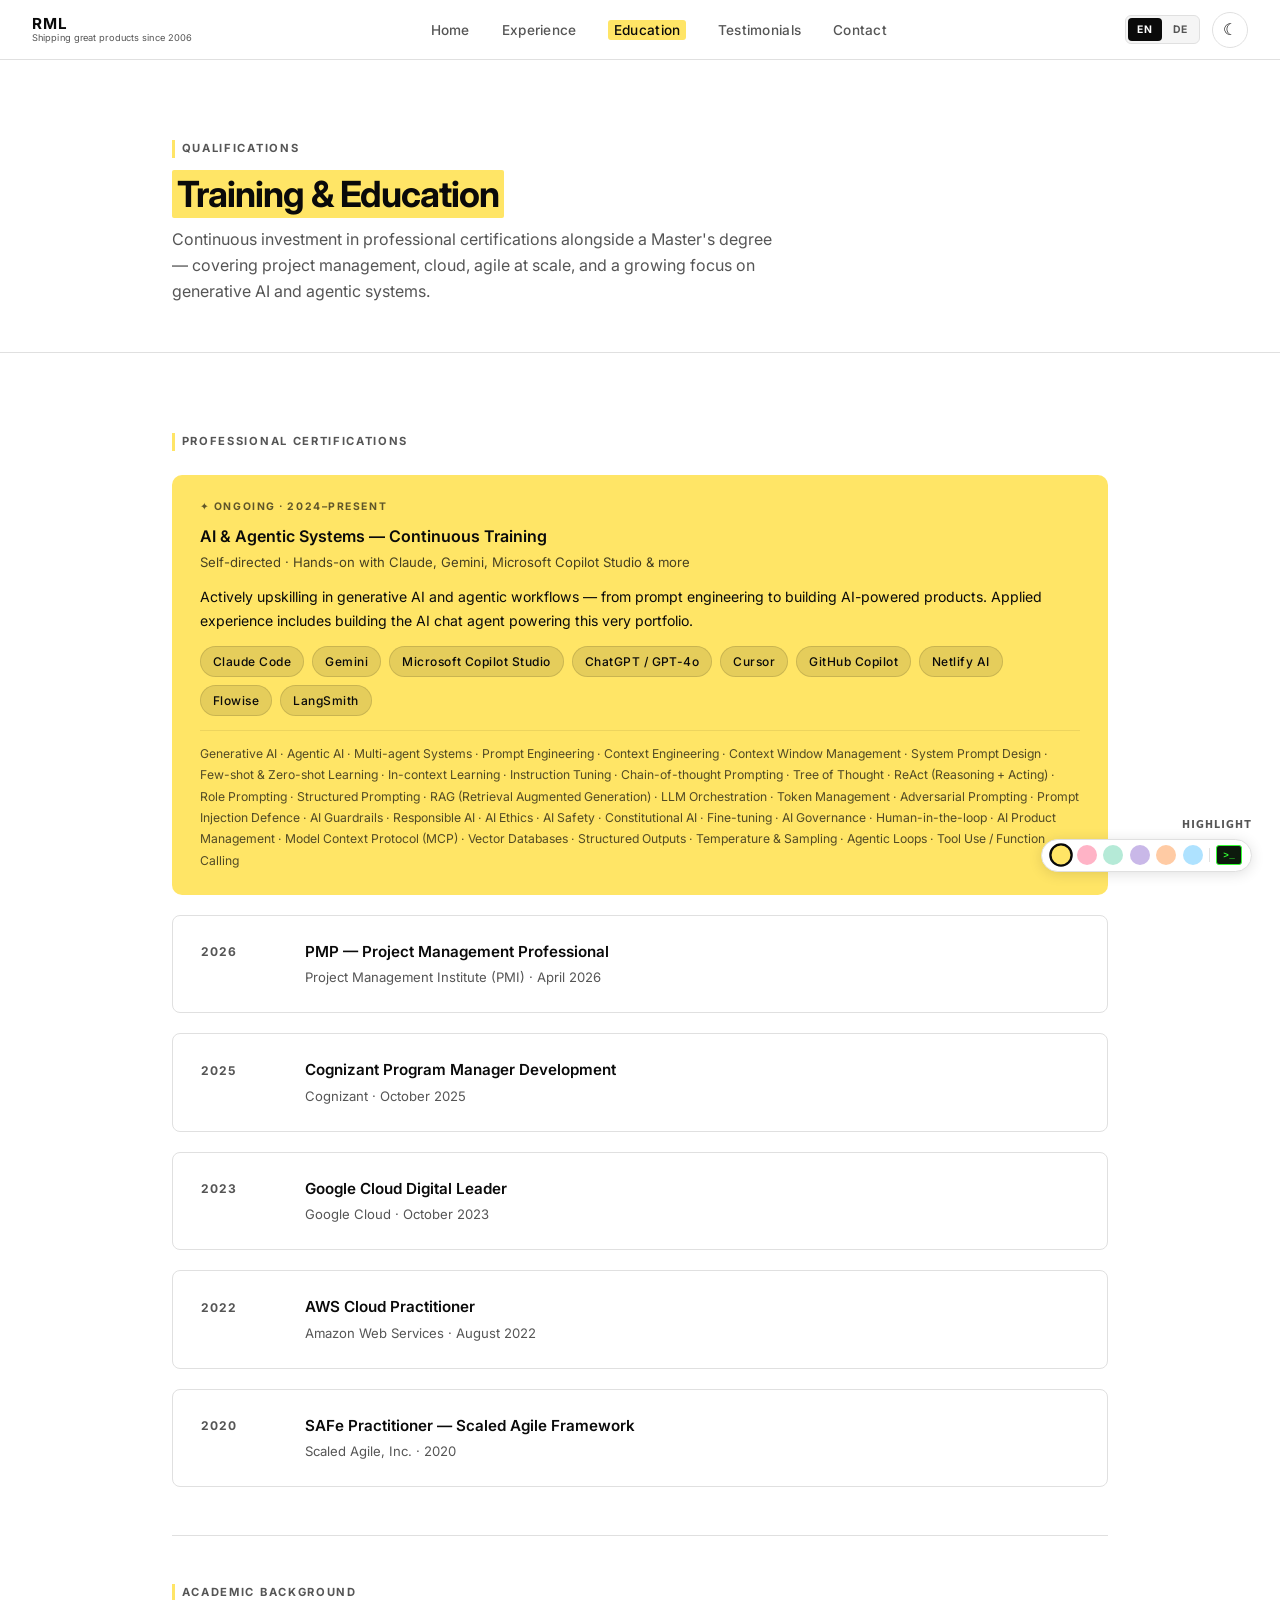
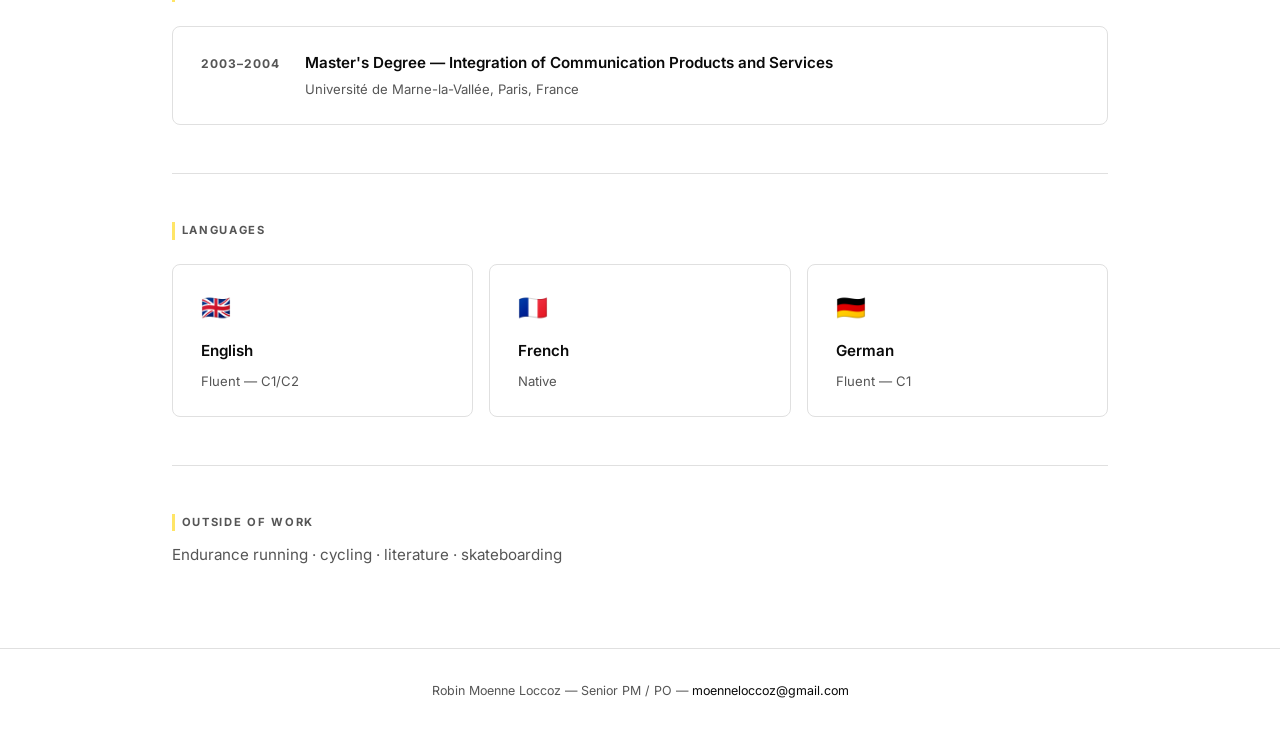
<file: education.html>
<!DOCTYPE html>
<html lang="en">
<head>
  <meta charset="UTF-8" />
  <meta name="viewport" content="width=device-width, initial-scale=1.0" />
  <title>Education — Robin Moenne Loccoz</title>
  <link rel="preconnect" href="https://fonts.googleapis.com" />
  <link href="https://fonts.googleapis.com/css2?family=Inter:wght@400;500;600;700&display=swap" rel="stylesheet" />
  <link rel="icon" href="favicon.svg" type="image/svg+xml" />
  <link rel="stylesheet" href="style.css" />
</head>
<body>

<nav>
  <a href="index.html" class="nav-logo">
    <span class="nav-logo-main">RML</span>
    <span class="nav-logo-tag">Shipping great products since 2006</span>
  </a>
  <ul class="nav-links">
    <li><a href="index.html">Home</a></li>
    <li><a href="experience.html">Experience</a></li>
    <li><a href="education.html">Education</a></li>
    <li><a href="testimonials.html">Testimonials</a></li>
    <li><a href="contact.html">Contact</a></li>
  </ul>
  <div style="display:flex;gap:0.75rem;align-items:center;">
    <div class="lang-switcher">
      <a href="education.html" class="lang-btn active">EN</a>
      <a href="de/education.html" class="lang-btn">DE</a>
    </div>
    <button class="theme-toggle" id="themeToggle" aria-label="Toggle dark mode">☾</button>
    <button class="nav-mobile-toggle" id="mobileToggle" aria-label="Menu">☰</button>
  </div>
</nav>

<main>
  <div class="page-header">
    <div class="container">
      <div class="section-label">Qualifications</div>
      <h1><span class="hl">Training &amp; Education</span></h1>
      <p style="margin-top:0.75rem;max-width:600px;">Continuous investment in professional certifications alongside a Master's degree — covering project management, cloud, agile at scale, and a growing focus on generative AI and agentic systems.</p>
    </div>
  </div>

  <section>
    <div class="container">

      <!-- Certifications -->
      <div class="section-label" style="margin-bottom:1.5rem;">Professional Certifications</div>
      <div class="edu-grid">

        <!-- AI Training highlight card -->
        <div class="ai-training-card">
          <div class="ai-training-label">✦ Ongoing · 2024–Present</div>
          <div class="edu-title" style="color:var(--hl-dark);font-size:1rem;">AI &amp; Agentic Systems — Continuous Training</div>
          <div class="edu-org" style="color:var(--hl-dark);opacity:0.75;margin-top:0.2rem;">Self-directed · Hands-on with Claude, Gemini, Microsoft Copilot Studio &amp; more</div>
          <p class="ai-training-desc">Actively upskilling in generative AI and agentic workflows — from prompt engineering to building AI-powered products. Applied experience includes building the AI chat agent powering this very portfolio.</p>
          <div class="pill-grid" style="margin-top:0.9rem;">
            <span class="tag ai-tag">Claude Code</span>
            <span class="tag ai-tag">Gemini</span>
            <span class="tag ai-tag">Microsoft Copilot Studio</span>
            <span class="tag ai-tag">ChatGPT / GPT-4o</span>
            <span class="tag ai-tag">Cursor</span>
            <span class="tag ai-tag">GitHub Copilot</span>
            <span class="tag ai-tag">Netlify AI</span>
            <span class="tag ai-tag">Flowise</span>
            <span class="tag ai-tag">LangSmith</span>
          </div>
          <div class="ai-training-topics">
            Generative AI · Agentic AI · Multi-agent Systems · Prompt Engineering · Context Engineering · Context Window Management · System Prompt Design · Few-shot &amp; Zero-shot Learning · In-context Learning · Instruction Tuning · Chain-of-thought Prompting · Tree of Thought · ReAct (Reasoning + Acting) · Role Prompting · Structured Prompting · RAG (Retrieval Augmented Generation) · LLM Orchestration · Token Management · Adversarial Prompting · Prompt Injection Defence · AI Guardrails · Responsible AI · AI Ethics · AI Safety · Constitutional AI · Fine-tuning · AI Governance · Human-in-the-loop · AI Product Management · Model Context Protocol (MCP) · Vector Databases · Structured Outputs · Temperature &amp; Sampling · Agentic Loops · Tool Use / Function Calling
          </div>
        </div>

        <div class="edu-card">
          <div class="edu-year">2026</div>
          <div>
            <div class="edu-title">PMP — Project Management Professional</div>
            <div class="edu-org">Project Management Institute (PMI) · April 2026</div>
          </div>
        </div>

        <div class="edu-card">
          <div class="edu-year">2025</div>
          <div>
            <div class="edu-title">Cognizant Program Manager Development</div>
            <div class="edu-org">Cognizant · October 2025</div>
          </div>
        </div>

        <div class="edu-card">
          <div class="edu-year">2023</div>
          <div>
            <div class="edu-title">Google Cloud Digital Leader</div>
            <div class="edu-org">Google Cloud · October 2023</div>
          </div>
        </div>

        <div class="edu-card">
          <div class="edu-year">2022</div>
          <div>
            <div class="edu-title">AWS Cloud Practitioner</div>
            <div class="edu-org">Amazon Web Services · August 2022</div>
          </div>
        </div>

        <div class="edu-card">
          <div class="edu-year">2020</div>
          <div>
            <div class="edu-title">SAFe Practitioner — Scaled Agile Framework</div>
            <div class="edu-org">Scaled Agile, Inc. · 2020</div>
          </div>
        </div>

      </div>

      <div class="divider"></div>

      <!-- Formal education -->
      <div class="section-label" style="margin-bottom:1.5rem;">Academic Background</div>
      <div class="edu-grid">

        <div class="edu-card">
          <div class="edu-year">2003–2004</div>
          <div>
            <div class="edu-title">Master's Degree — Integration of Communication Products and Services</div>
            <div class="edu-org">Université de Marne-la-Vallée, Paris, France</div>
          </div>
        </div>

      </div>

      <div class="divider"></div>

      <!-- Languages -->
      <div class="section-label" style="margin-bottom:1.5rem;">Languages</div>
      <div class="grid-3" style="gap:1rem;">

        <div class="edu-card" style="flex-direction:column;gap:0.25rem;">
          <div style="font-size:1.5rem;margin-bottom:0.5rem;">🇬🇧</div>
          <div class="edu-title">English</div>
          <div class="edu-org">Fluent — C1/C2</div>
        </div>

        <div class="edu-card" style="flex-direction:column;gap:0.25rem;">
          <div style="font-size:1.5rem;margin-bottom:0.5rem;">🇫🇷</div>
          <div class="edu-title">French</div>
          <div class="edu-org">Native</div>
        </div>

        <div class="edu-card" style="flex-direction:column;gap:0.25rem;">
          <div style="font-size:1.5rem;margin-bottom:0.5rem;">🇩🇪</div>
          <div class="edu-title">German</div>
          <div class="edu-org">Fluent — C1</div>
        </div>

      </div>

      <div class="divider"></div>

      <!-- Outside work -->
      <div class="section-label" style="margin-bottom:0.75rem;">Outside of Work</div>
      <p style="font-size:0.95rem;">Endurance running · cycling · literature · skateboarding</p>

    </div>
  </section>
</main>

<footer>
  <div class="container">
    Robin Moenne Loccoz &mdash; Senior PM / PO &mdash; <a href="mailto:moenneloccoz@gmail.com">moenneloccoz@gmail.com</a>
  </div>
</footer>

<div id="color-picker"></div>
<script src="nav.js"></script>
</body>
</html>
</file>
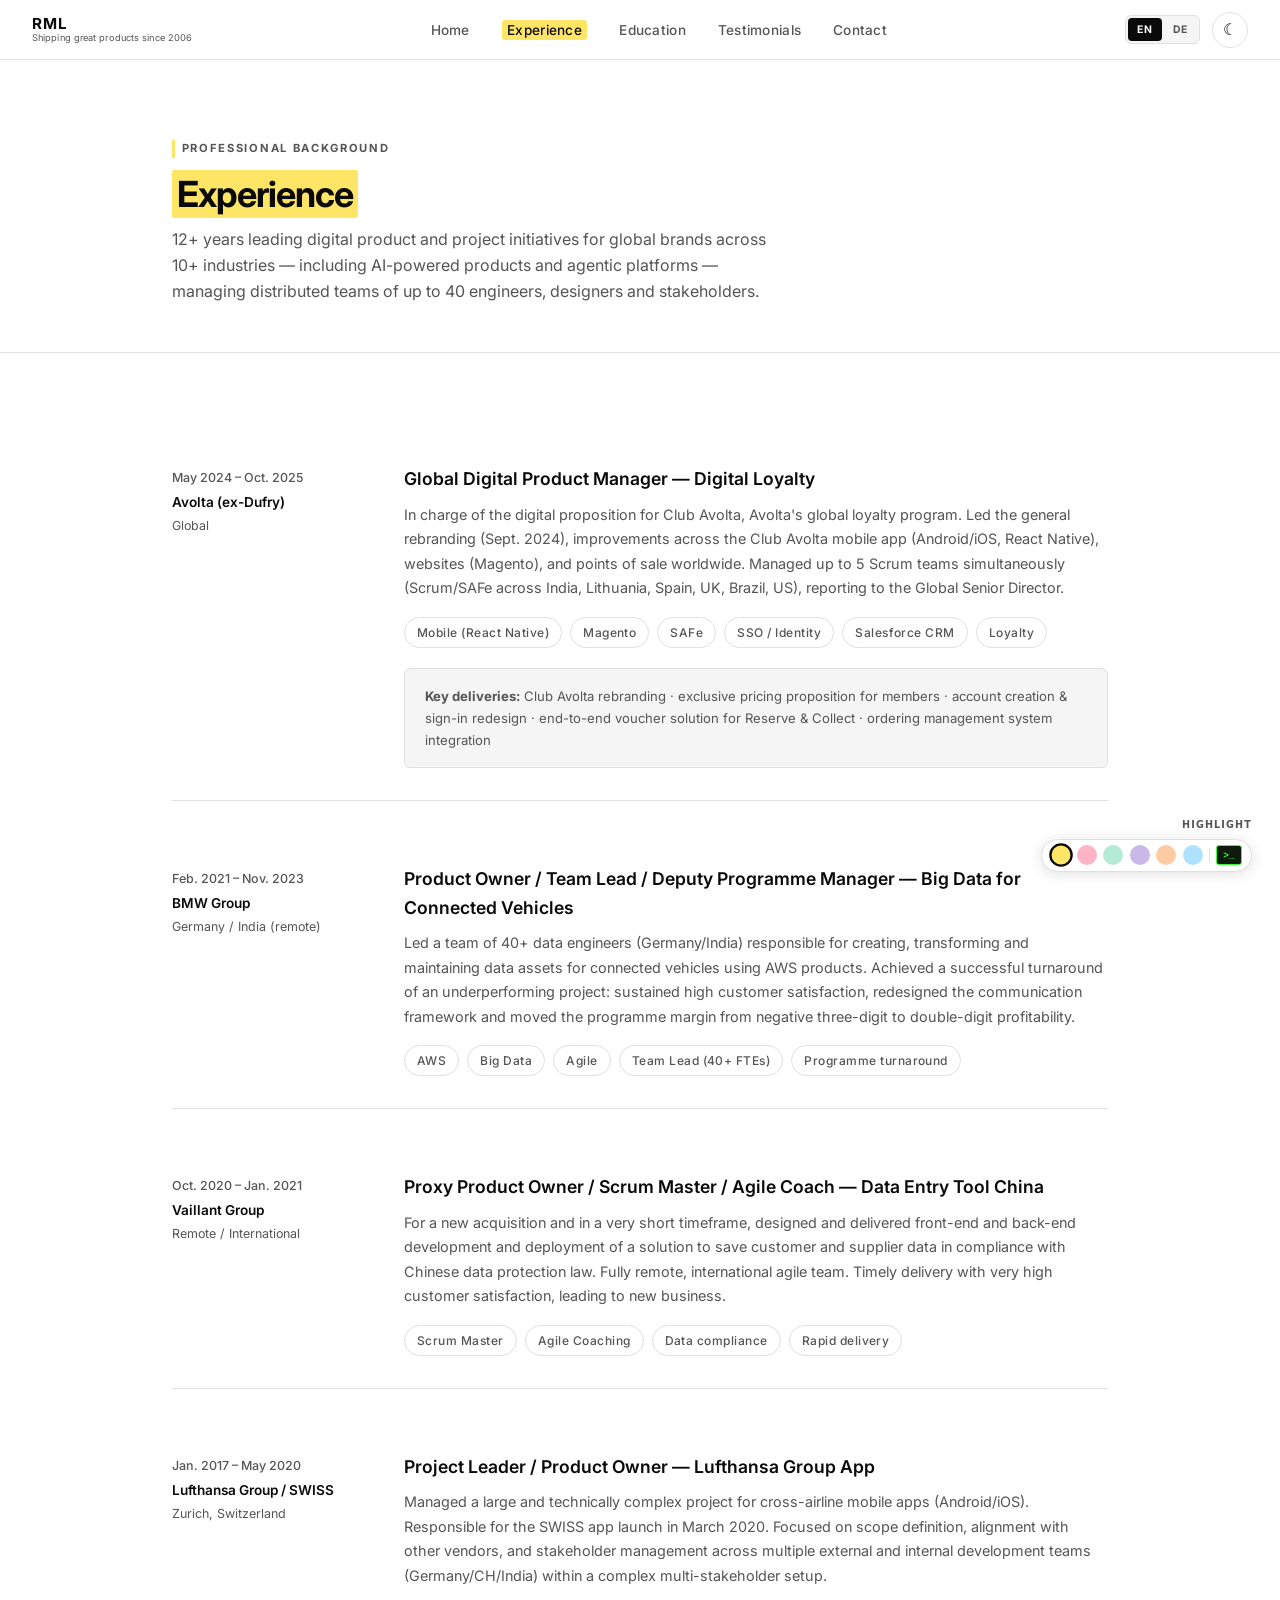
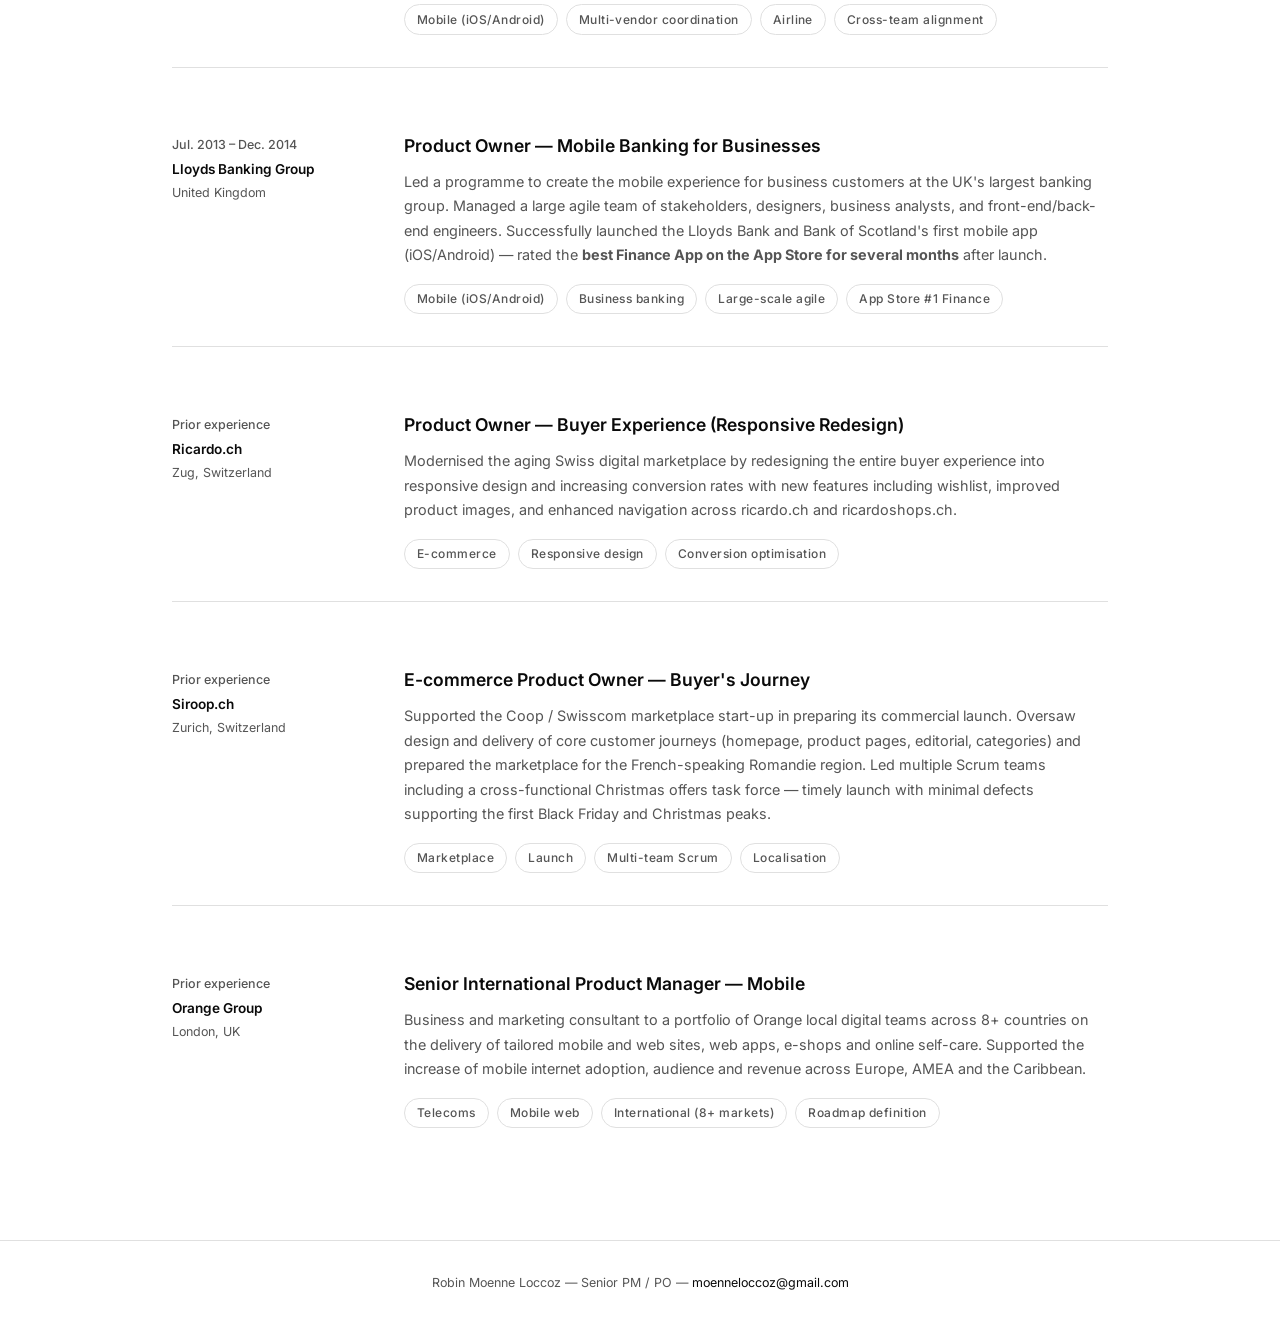
<file: experience.html>
<!DOCTYPE html>
<html lang="en">
<head>
  <meta charset="UTF-8" />
  <meta name="viewport" content="width=device-width, initial-scale=1.0" />
  <title>Experience — Robin Moenne Loccoz</title>
  <link rel="preconnect" href="https://fonts.googleapis.com" />
  <link href="https://fonts.googleapis.com/css2?family=Inter:wght@400;500;600;700&display=swap" rel="stylesheet" />
  <link rel="icon" href="favicon.svg" type="image/svg+xml" />
  <link rel="stylesheet" href="style.css" />
</head>
<body>

<nav>
  <a href="index.html" class="nav-logo">
    <span class="nav-logo-main">RML</span>
    <span class="nav-logo-tag">Shipping great products since 2006</span>
  </a>
  <ul class="nav-links">
    <li><a href="index.html">Home</a></li>
    <li><a href="experience.html">Experience</a></li>
    <li><a href="education.html">Education</a></li>
    <li><a href="testimonials.html">Testimonials</a></li>
    <li><a href="contact.html">Contact</a></li>
  </ul>
  <div style="display:flex;gap:0.75rem;align-items:center;">
    <div class="lang-switcher">
      <a href="experience.html" class="lang-btn active">EN</a>
      <a href="de/experience.html" class="lang-btn">DE</a>
    </div>
    <button class="theme-toggle" id="themeToggle" aria-label="Toggle dark mode">☾</button>
    <button class="nav-mobile-toggle" id="mobileToggle" aria-label="Menu">☰</button>
  </div>
</nav>

<main>
  <div class="page-header">
    <div class="container">
      <div class="section-label">Professional background</div>
      <h1><span class="hl">Experience</span></h1>
      <p style="margin-top:0.75rem;max-width:600px;">12+ years leading digital product and project initiatives for global brands across 10+ industries — including AI-powered products and agentic platforms — managing distributed teams of up to 40 engineers, designers and stakeholders.</p>
    </div>
  </div>

  <section>
    <div class="container">
      <div class="timeline">

        <!-- Avolta -->
        <div class="timeline-item" id="avolta">
          <div class="timeline-meta">
            <div class="timeline-date">May 2024 – Oct. 2025</div>
            <div class="timeline-company">Avolta (ex-Dufry)</div>
            <div class="timeline-location">Global</div>
          </div>
          <div class="timeline-content">
            <h3>Global Digital Product Manager — Digital Loyalty</h3>
            <p>In charge of the digital proposition for Club Avolta, Avolta's global loyalty program. Led the general rebranding (Sept. 2024), improvements across the Club Avolta mobile app (Android/iOS, React Native), websites (Magento), and points of sale worldwide. Managed up to 5 Scrum teams simultaneously (Scrum/SAFe across India, Lithuania, Spain, UK, Brazil, US), reporting to the Global Senior Director.</p>
            <div class="pill-grid" style="margin-top:1rem;">
              <span class="tag">Mobile (React Native)</span>
              <span class="tag">Magento</span>
              <span class="tag">SAFe</span>
              <span class="tag">SSO / Identity</span>
              <span class="tag">Salesforce CRM</span>
              <span class="tag">Loyalty</span>
            </div>
            <div style="margin-top:1.25rem;padding:1rem 1.25rem;background:var(--bg-alt);border-radius:6px;border:1px solid var(--border);">
              <p style="font-size:0.82rem;"><strong>Key deliveries:</strong> Club Avolta rebranding · exclusive pricing proposition for members · account creation &amp; sign-in redesign · end-to-end voucher solution for Reserve &amp; Collect · ordering management system integration</p>
            </div>
          </div>
        </div>

        <!-- BMW -->
        <div class="timeline-item" id="bmw">
          <div class="timeline-meta">
            <div class="timeline-date">Feb. 2021 – Nov. 2023</div>
            <div class="timeline-company">BMW Group</div>
            <div class="timeline-location">Germany / India (remote)</div>
          </div>
          <div class="timeline-content">
            <h3>Product Owner / Team Lead / Deputy Programme Manager — Big Data for Connected Vehicles</h3>
            <p>Led a team of 40+ data engineers (Germany/India) responsible for creating, transforming and maintaining data assets for connected vehicles using AWS products. Achieved a successful turnaround of an underperforming project: sustained high customer satisfaction, redesigned the communication framework and moved the programme margin from negative three-digit to double-digit profitability.</p>
            <div class="pill-grid" style="margin-top:1rem;">
              <span class="tag">AWS</span>
              <span class="tag">Big Data</span>
              <span class="tag">Agile</span>
              <span class="tag">Team Lead (40+ FTEs)</span>
              <span class="tag">Programme turnaround</span>
            </div>
          </div>
        </div>

        <!-- Vaillant -->
        <div class="timeline-item" id="vaillant">
          <div class="timeline-meta">
            <div class="timeline-date">Oct. 2020 – Jan. 2021</div>
            <div class="timeline-company">Vaillant Group</div>
            <div class="timeline-location">Remote / International</div>
          </div>
          <div class="timeline-content">
            <h3>Proxy Product Owner / Scrum Master / Agile Coach — Data Entry Tool China</h3>
            <p>For a new acquisition and in a very short timeframe, designed and delivered front-end and back-end development and deployment of a solution to save customer and supplier data in compliance with Chinese data protection law. Fully remote, international agile team. Timely delivery with very high customer satisfaction, leading to new business.</p>
            <div class="pill-grid" style="margin-top:1rem;">
              <span class="tag">Scrum Master</span>
              <span class="tag">Agile Coaching</span>
              <span class="tag">Data compliance</span>
              <span class="tag">Rapid delivery</span>
            </div>
          </div>
        </div>

        <!-- Lufthansa / SWISS -->
        <div class="timeline-item" id="swiss">
          <div class="timeline-meta">
            <div class="timeline-date">Jan. 2017 – May 2020</div>
            <div class="timeline-company">Lufthansa Group / SWISS</div>
            <div class="timeline-location">Zurich, Switzerland</div>
          </div>
          <div class="timeline-content">
            <h3>Project Leader / Product Owner — Lufthansa Group App</h3>
            <p>Managed a large and technically complex project for cross-airline mobile apps (Android/iOS). Responsible for the SWISS app launch in March 2020. Focused on scope definition, alignment with other vendors, and stakeholder management across multiple external and internal development teams (Germany/CH/India) within a complex multi-stakeholder setup.</p>
            <div class="pill-grid" style="margin-top:1rem;">
              <span class="tag">Mobile (iOS/Android)</span>
              <span class="tag">Multi-vendor coordination</span>
              <span class="tag">Airline</span>
              <span class="tag">Cross-team alignment</span>
            </div>
          </div>
        </div>

        <!-- Lloyds -->
        <div class="timeline-item">
          <div class="timeline-meta">
            <div class="timeline-date">Jul. 2013 – Dec. 2014</div>
            <div class="timeline-company">Lloyds Banking Group</div>
            <div class="timeline-location">United Kingdom</div>
          </div>
          <div class="timeline-content">
            <h3>Product Owner — Mobile Banking for Businesses</h3>
            <p>Led a programme to create the mobile experience for business customers at the UK's largest banking group. Managed a large agile team of stakeholders, designers, business analysts, and front-end/back-end engineers. Successfully launched the Lloyds Bank and Bank of Scotland's first mobile app (iOS/Android) — rated the <strong>best Finance App on the App Store for several months</strong> after launch.</p>
            <div class="pill-grid" style="margin-top:1rem;">
              <span class="tag">Mobile (iOS/Android)</span>
              <span class="tag">Business banking</span>
              <span class="tag">Large-scale agile</span>
              <span class="tag">App Store #1 Finance</span>
            </div>
          </div>
        </div>

        <!-- Ricardo -->
        <div class="timeline-item">
          <div class="timeline-meta">
            <div class="timeline-date">Prior experience</div>
            <div class="timeline-company">Ricardo.ch</div>
            <div class="timeline-location">Zug, Switzerland</div>
          </div>
          <div class="timeline-content">
            <h3>Product Owner — Buyer Experience (Responsive Redesign)</h3>
            <p>Modernised the aging Swiss digital marketplace by redesigning the entire buyer experience into responsive design and increasing conversion rates with new features including wishlist, improved product images, and enhanced navigation across ricardo.ch and ricardoshops.ch.</p>
            <div class="pill-grid" style="margin-top:1rem;">
              <span class="tag">E-commerce</span>
              <span class="tag">Responsive design</span>
              <span class="tag">Conversion optimisation</span>
            </div>
          </div>
        </div>

        <!-- Siroop -->
        <div class="timeline-item">
          <div class="timeline-meta">
            <div class="timeline-date">Prior experience</div>
            <div class="timeline-company">Siroop.ch</div>
            <div class="timeline-location">Zurich, Switzerland</div>
          </div>
          <div class="timeline-content">
            <h3>E-commerce Product Owner — Buyer's Journey</h3>
            <p>Supported the Coop / Swisscom marketplace start-up in preparing its commercial launch. Oversaw design and delivery of core customer journeys (homepage, product pages, editorial, categories) and prepared the marketplace for the French-speaking Romandie region. Led multiple Scrum teams including a cross-functional Christmas offers task force — timely launch with minimal defects supporting the first Black Friday and Christmas peaks.</p>
            <div class="pill-grid" style="margin-top:1rem;">
              <span class="tag">Marketplace</span>
              <span class="tag">Launch</span>
              <span class="tag">Multi-team Scrum</span>
              <span class="tag">Localisation</span>
            </div>
          </div>
        </div>

        <!-- Orange -->
        <div class="timeline-item">
          <div class="timeline-meta">
            <div class="timeline-date">Prior experience</div>
            <div class="timeline-company">Orange Group</div>
            <div class="timeline-location">London, UK</div>
          </div>
          <div class="timeline-content">
            <h3>Senior International Product Manager — Mobile</h3>
            <p>Business and marketing consultant to a portfolio of Orange local digital teams across 8+ countries on the delivery of tailored mobile and web sites, web apps, e-shops and online self-care. Supported the increase of mobile internet adoption, audience and revenue across Europe, AMEA and the Caribbean.</p>
            <div class="pill-grid" style="margin-top:1rem;">
              <span class="tag">Telecoms</span>
              <span class="tag">Mobile web</span>
              <span class="tag">International (8+ markets)</span>
              <span class="tag">Roadmap definition</span>
            </div>
          </div>
        </div>

      </div>
    </div>
  </section>
</main>

<footer>
  <div class="container">
    Robin Moenne Loccoz &mdash; Senior PM / PO &mdash; <a href="mailto:moenneloccoz@gmail.com">moenneloccoz@gmail.com</a>
  </div>
</footer>

<div id="color-picker"></div>
<script src="nav.js"></script>
</body>
</html>
</file>
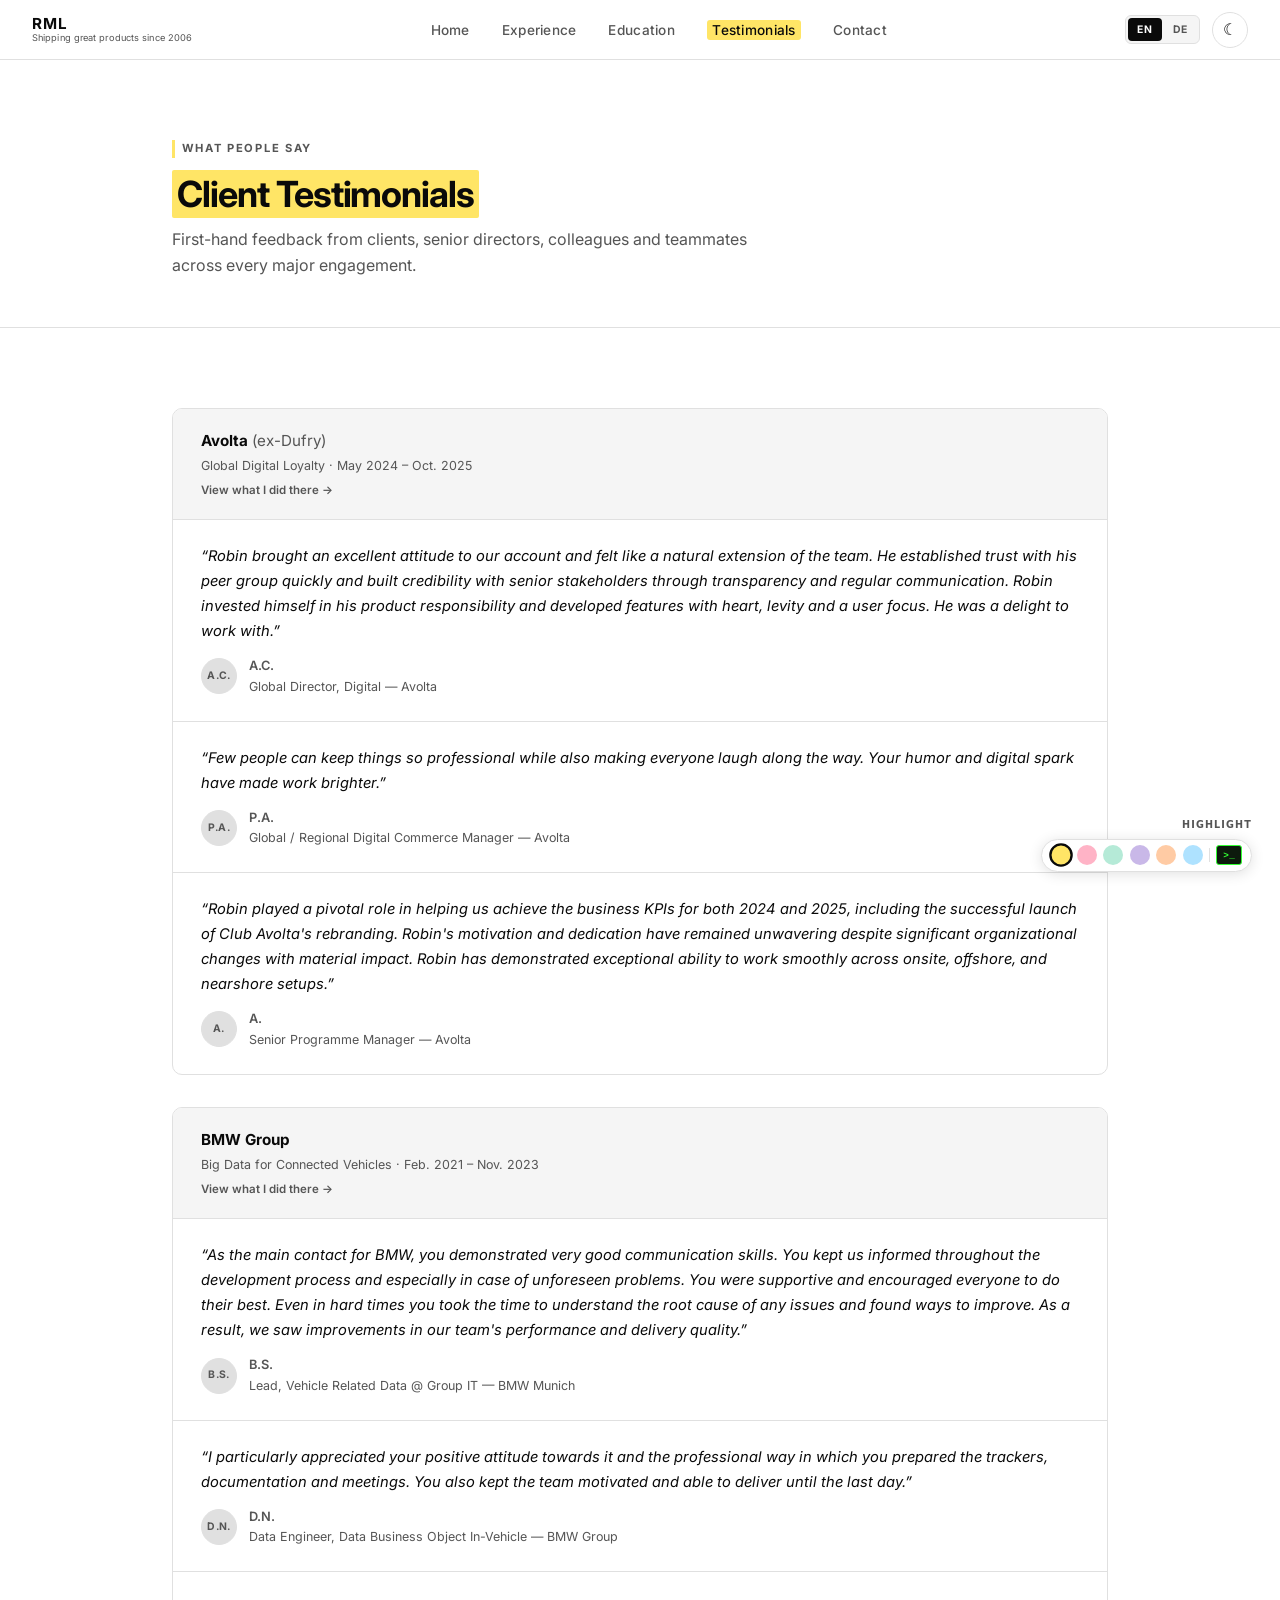
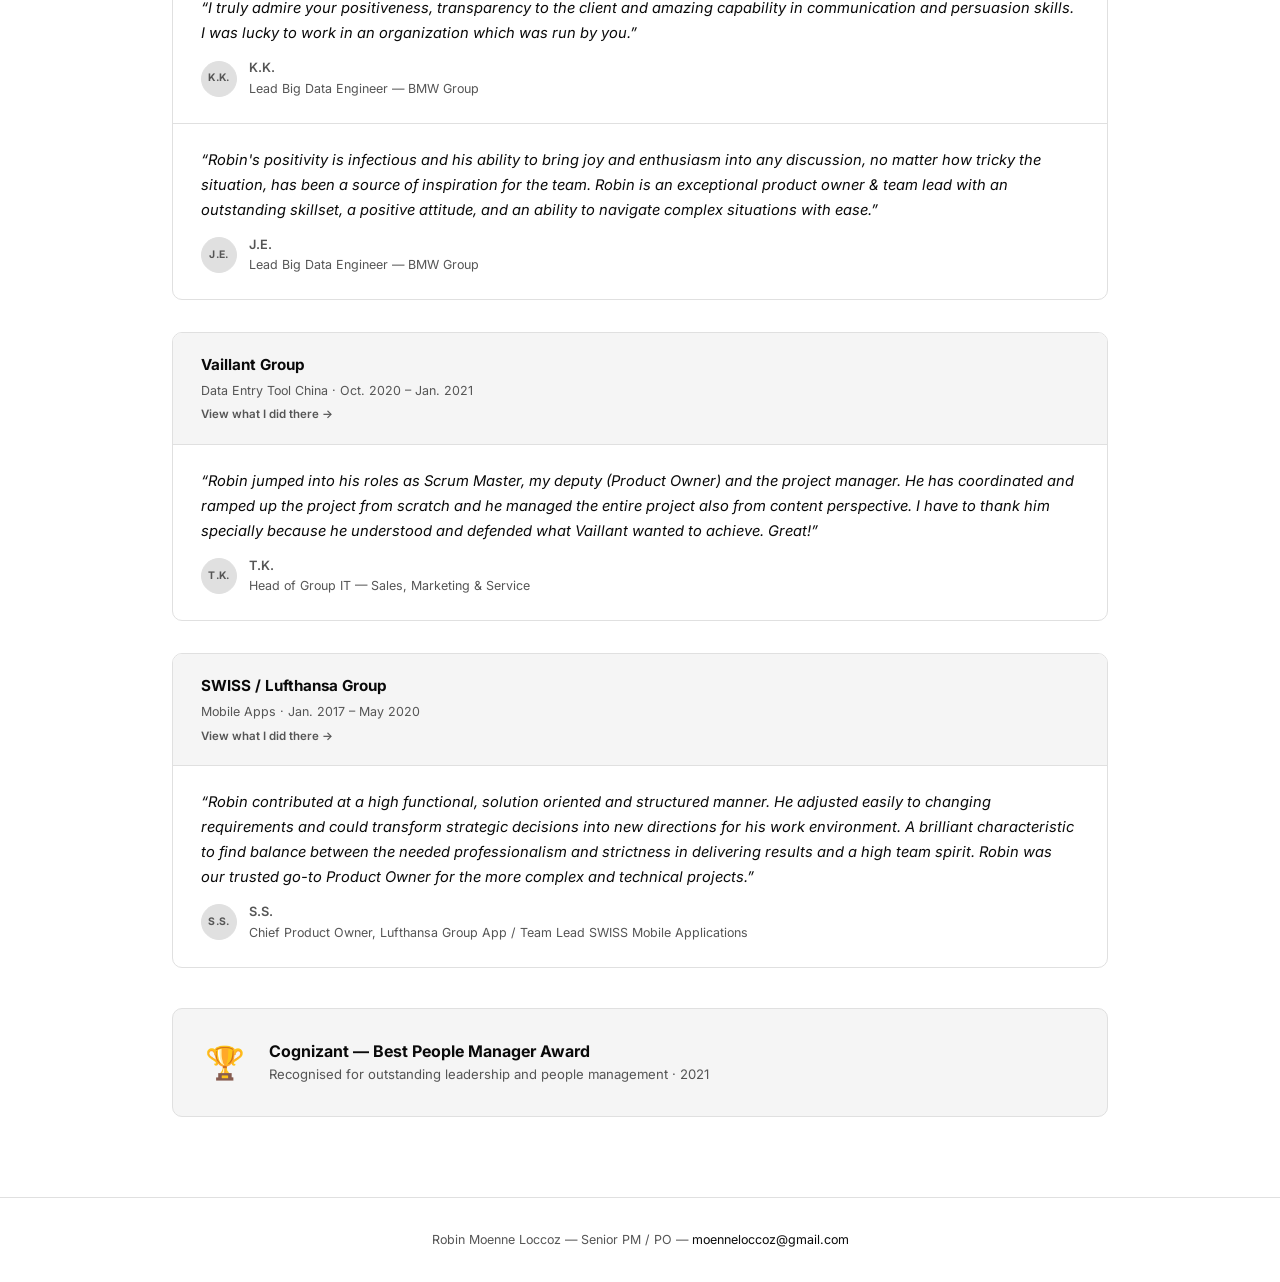
<file: testimonials.html>
<!DOCTYPE html>
<html lang="en">
<head>
  <meta charset="UTF-8" />
  <meta name="viewport" content="width=device-width, initial-scale=1.0" />
  <title>Testimonials — Robin Moenne Loccoz</title>
  <link rel="preconnect" href="https://fonts.googleapis.com" />
  <link href="https://fonts.googleapis.com/css2?family=Inter:wght@400;500;600;700&display=swap" rel="stylesheet" />
  <link rel="icon" href="favicon.svg" type="image/svg+xml" />
  <link rel="stylesheet" href="style.css" />
</head>
<body>

<nav>
  <a href="index.html" class="nav-logo">
    <span class="nav-logo-main">RML</span>
    <span class="nav-logo-tag">Shipping great products since 2006</span>
  </a>
  <ul class="nav-links">
    <li><a href="index.html">Home</a></li>
    <li><a href="experience.html">Experience</a></li>
    <li><a href="education.html">Education</a></li>
    <li><a href="testimonials.html">Testimonials</a></li>
    <li><a href="contact.html">Contact</a></li>
  </ul>
  <div style="display:flex;gap:0.75rem;align-items:center;">
    <div class="lang-switcher">
      <a href="testimonials.html" class="lang-btn active">EN</a>
      <a href="de/testimonials.html" class="lang-btn">DE</a>
    </div>
    <button class="theme-toggle" id="themeToggle" aria-label="Toggle dark mode">☾</button>
    <button class="nav-mobile-toggle" id="mobileToggle" aria-label="Menu">☰</button>
  </div>
</nav>

<main>
  <div class="page-header">
    <div class="container">
      <div class="section-label">What people say</div>
      <h1><span class="hl">Client Testimonials</span></h1>
      <p style="margin-top:0.75rem;max-width:600px;">First-hand feedback from clients, senior directors, colleagues and teammates across every major engagement.</p>
    </div>
  </div>

  <section>
    <div class="container">
      <div class="testimonials-grid">

        <!-- Avolta -->
        <div class="testimony-group">
          <div class="testimony-group-header">
            <div class="testimony-group-meta">
              <div class="company">Avolta <span style="font-weight:400;color:var(--fg-muted);">(ex-Dufry)</span></div>
              <div class="period">Global Digital Loyalty · May 2024 – Oct. 2025</div>
              <a href="experience.html#avolta" class="testimony-exp-link">View what I did there →</a>
            </div>
          </div>
          <div class="testimonies">

            <div class="testimony">
              <blockquote>Robin brought an excellent attitude to our account and felt like a natural extension of the team. He established trust with his peer group quickly and built credibility with senior stakeholders through transparency and regular communication. Robin invested himself in his product responsibility and developed features with heart, levity and a user focus. He was a delight to work with.</blockquote>
              <div class="testimony-author-row">
                <div class="testimony-avatar">A.C.</div>
                <div>
                  <div class="testimony-author">A.C.</div>
                  <div class="testimony-role">Global Director, Digital — Avolta</div>
                </div>
              </div>
            </div>

            <div class="testimony">
              <blockquote>Few people can keep things so professional while also making everyone laugh along the way. Your humor and digital spark have made work brighter.</blockquote>
              <div class="testimony-author-row">
                <div class="testimony-avatar">P.A.</div>
                <div>
                  <div class="testimony-author">P.A.</div>
                  <div class="testimony-role">Global / Regional Digital Commerce Manager — Avolta</div>
                </div>
              </div>
            </div>

            <div class="testimony">
              <blockquote>Robin played a pivotal role in helping us achieve the business KPIs for both 2024 and 2025, including the successful launch of Club Avolta's rebranding. Robin's motivation and dedication have remained unwavering despite significant organizational changes with material impact. Robin has demonstrated exceptional ability to work smoothly across onsite, offshore, and nearshore setups.</blockquote>
              <div class="testimony-author-row">
                <div class="testimony-avatar">A.</div>
                <div>
                  <div class="testimony-author">A.</div>
                  <div class="testimony-role">Senior Programme Manager — Avolta</div>
                </div>
              </div>
            </div>

          </div>
        </div>

        <!-- BMW -->
        <div class="testimony-group">
          <div class="testimony-group-header">
            <div class="testimony-group-meta">
              <div class="company">BMW Group</div>
              <div class="period">Big Data for Connected Vehicles · Feb. 2021 – Nov. 2023</div>
              <a href="experience.html#bmw" class="testimony-exp-link">View what I did there →</a>
            </div>
          </div>
          <div class="testimonies">

            <div class="testimony">
              <blockquote>As the main contact for BMW, you demonstrated very good communication skills. You kept us informed throughout the development process and especially in case of unforeseen problems. You were supportive and encouraged everyone to do their best. Even in hard times you took the time to understand the root cause of any issues and found ways to improve. As a result, we saw improvements in our team's performance and delivery quality.</blockquote>
              <div class="testimony-author-row">
                <div class="testimony-avatar">B.S.</div>
                <div>
                  <div class="testimony-author">B.S.</div>
                  <div class="testimony-role">Lead, Vehicle Related Data @ Group IT — BMW Munich</div>
                </div>
              </div>
            </div>

            <div class="testimony">
              <blockquote>I particularly appreciated your positive attitude towards it and the professional way in which you prepared the trackers, documentation and meetings. You also kept the team motivated and able to deliver until the last day.</blockquote>
              <div class="testimony-author-row">
                <div class="testimony-avatar">D.N.</div>
                <div>
                  <div class="testimony-author">D.N.</div>
                  <div class="testimony-role">Data Engineer, Data Business Object In-Vehicle — BMW Group</div>
                </div>
              </div>
            </div>

            <div class="testimony">
              <blockquote>I truly admire your positiveness, transparency to the client and amazing capability in communication and persuasion skills. I was lucky to work in an organization which was run by you.</blockquote>
              <div class="testimony-author-row">
                <div class="testimony-avatar">K.K.</div>
                <div>
                  <div class="testimony-author">K.K.</div>
                  <div class="testimony-role">Lead Big Data Engineer — BMW Group</div>
                </div>
              </div>
            </div>

            <div class="testimony">
              <blockquote>Robin's positivity is infectious and his ability to bring joy and enthusiasm into any discussion, no matter how tricky the situation, has been a source of inspiration for the team. Robin is an exceptional product owner &amp; team lead with an outstanding skillset, a positive attitude, and an ability to navigate complex situations with ease.</blockquote>
              <div class="testimony-author-row">
                <div class="testimony-avatar">J.E.</div>
                <div>
                  <div class="testimony-author">J.E.</div>
                  <div class="testimony-role">Lead Big Data Engineer — BMW Group</div>
                </div>
              </div>
            </div>

          </div>
        </div>

        <!-- Vaillant -->
        <div class="testimony-group">
          <div class="testimony-group-header">
            <div class="testimony-group-meta">
              <div class="company">Vaillant Group</div>
              <div class="period">Data Entry Tool China · Oct. 2020 – Jan. 2021</div>
              <a href="experience.html#vaillant" class="testimony-exp-link">View what I did there →</a>
            </div>
          </div>
          <div class="testimonies">

            <div class="testimony">
              <blockquote>Robin jumped into his roles as Scrum Master, my deputy (Product Owner) and the project manager. He has coordinated and ramped up the project from scratch and he managed the entire project also from content perspective. I have to thank him specially because he understood and defended what Vaillant wanted to achieve. Great!</blockquote>
              <div class="testimony-author-row">
                <div class="testimony-avatar">T.K.</div>
                <div>
                  <div class="testimony-author">T.K.</div>
                  <div class="testimony-role">Head of Group IT — Sales, Marketing &amp; Service</div>
                </div>
              </div>
            </div>

          </div>
        </div>

        <!-- SWISS / Lufthansa -->
        <div class="testimony-group">
          <div class="testimony-group-header">
            <div class="testimony-group-meta">
              <div class="company">SWISS / Lufthansa Group</div>
              <div class="period">Mobile Apps · Jan. 2017 – May 2020</div>
              <a href="experience.html#swiss" class="testimony-exp-link">View what I did there →</a>
            </div>
          </div>
          <div class="testimonies">

            <div class="testimony">
              <blockquote>Robin contributed at a high functional, solution oriented and structured manner. He adjusted easily to changing requirements and could transform strategic decisions into new directions for his work environment. A brilliant characteristic to find balance between the needed professionalism and strictness in delivering results and a high team spirit. Robin was our trusted go-to Product Owner for the more complex and technical projects.</blockquote>
              <div class="testimony-author-row">
                <div class="testimony-avatar">S.S.</div>
                <div>
                  <div class="testimony-author">S.S.</div>
                  <div class="testimony-role">Chief Product Owner, Lufthansa Group App / Team Lead SWISS Mobile Applications</div>
                </div>
              </div>
            </div>

          </div>
        </div>

      </div>

      <!-- Award -->
      <div class="award-banner">
        <div class="award-icon">🏆</div>
        <div>
          <div class="award-title">Cognizant — Best People Manager Award</div>
          <div class="award-sub">Recognised for outstanding leadership and people management · 2021</div>
        </div>
      </div>

    </div>
  </section>
</main>

<footer>
  <div class="container">
    Robin Moenne Loccoz &mdash; Senior PM / PO &mdash; <a href="mailto:moenneloccoz@gmail.com">moenneloccoz@gmail.com</a>
  </div>
</footer>

<div id="color-picker"></div>
<script src="nav.js"></script>

<style>
/* ── Testimonial group header ── */
.testimony-group-header {
  background: var(--bg-alt); padding: 1.25rem 1.75rem;
  border-bottom: 1px solid var(--border);
  display: flex; align-items: center; gap: 1.25rem;
}

.testimony-group-meta { display: flex; flex-direction: column; gap: 0.2rem; }

/* ── Company logo badges ── */
.company-logo {
  width: 48px; height: 48px; border-radius: 10px;
  display: flex; align-items: center; justify-content: center;
  font-size: 0.75rem; font-weight: 800; letter-spacing: 0.04em;
  flex-shrink: 0; border: 1px solid rgba(0,0,0,0.1);
}
.company-logo--avolta  { background: #1a1a2e; color: #e8a020; }
.company-logo--bmw     { background: #1c69d4; color: #ffffff; }
.company-logo--vaillant{ background: #e30613; color: #ffffff; }
.company-logo--swiss   { background: #d40000; color: #ffffff; }

/* ── Experience link ── */
.testimony-exp-link {
  font-size: 0.72rem; font-weight: 600; color: var(--fg-muted);
  text-decoration: none; margin-top: 0.1rem;
  transition: color 0.2s;
}
.testimony-exp-link:hover { color: var(--fg); text-decoration: underline; }

/* ── Author row with avatar ── */
.testimony-author-row {
  display: flex; align-items: center; gap: 0.75rem;
  margin-top: 0.75rem;
}

.testimony-avatar {
  width: 36px; height: 36px; border-radius: 50%;
  background: var(--border); color: var(--fg-muted);
  display: flex; align-items: center; justify-content: center;
  font-size: 0.65rem; font-weight: 700; letter-spacing: 0.03em;
  flex-shrink: 0; border: 1px solid var(--border);
}
</style>

</body>
</html>
</file>
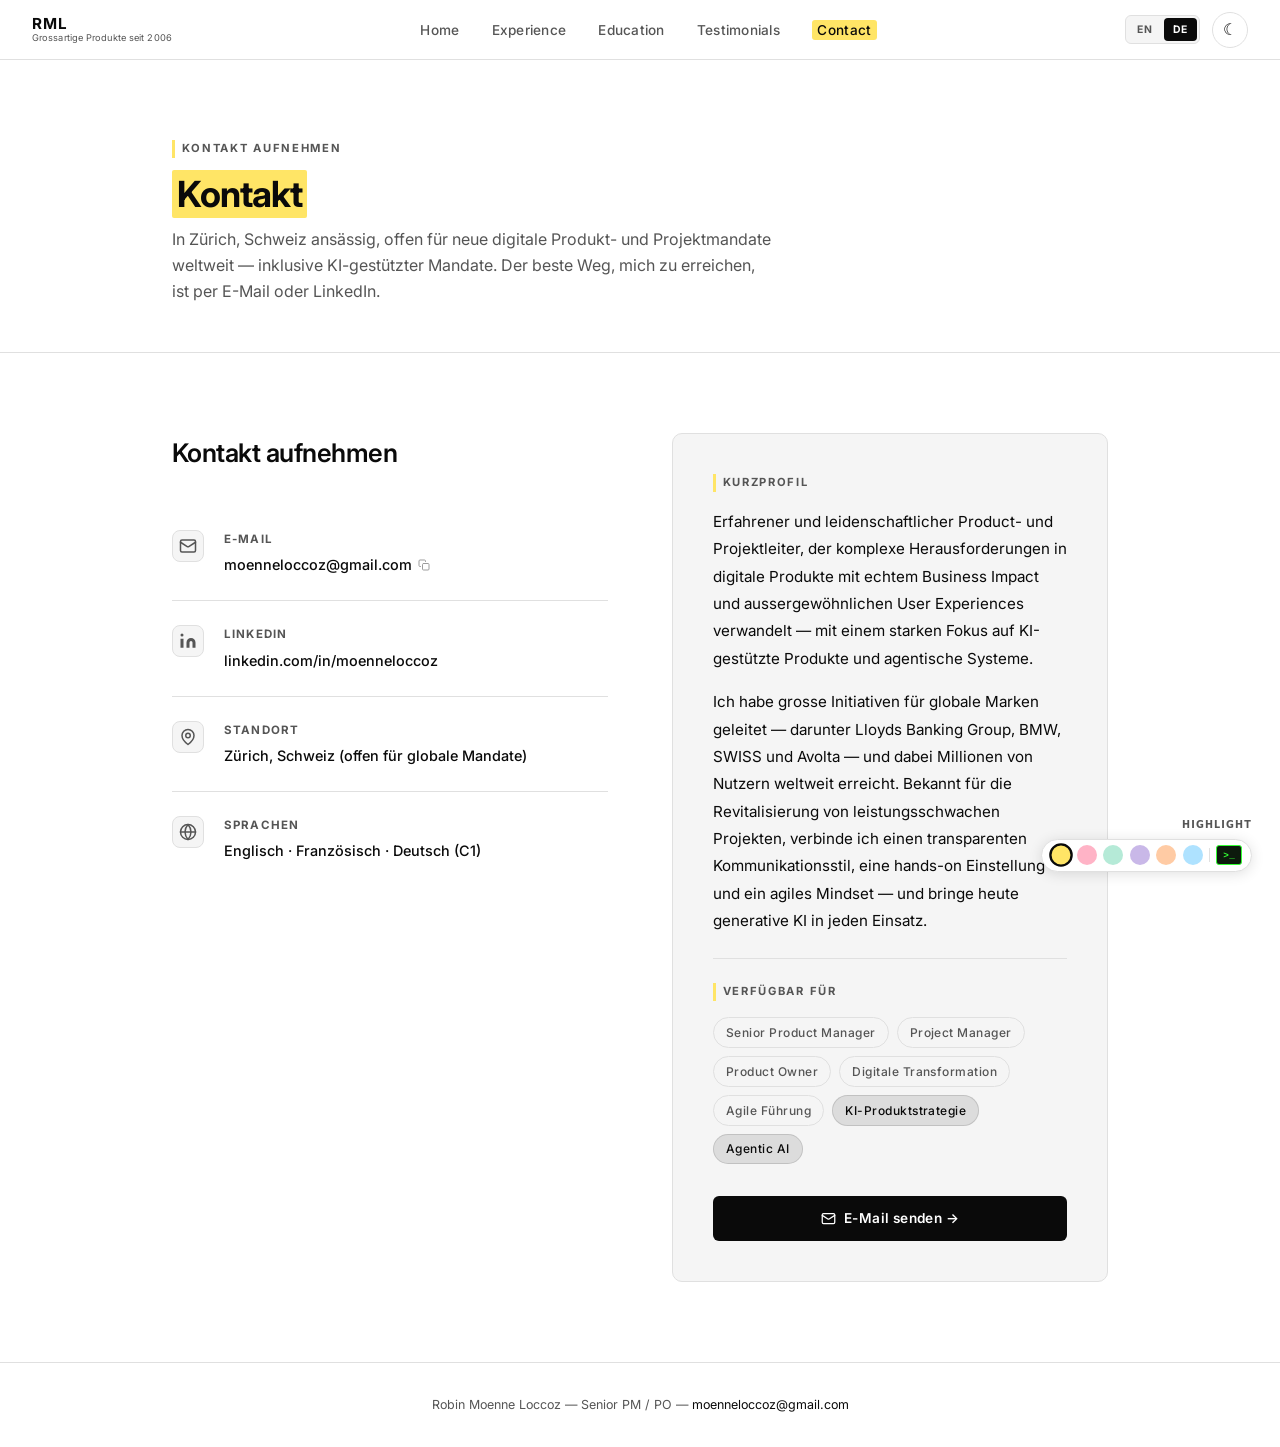
<file: de/contact.html>
<!DOCTYPE html>
<html lang="de">
<head>
  <meta charset="UTF-8" />
  <meta name="viewport" content="width=device-width, initial-scale=1.0" />
  <title>Kontakt — Robin Moenne Loccoz</title>
  <link rel="preconnect" href="https://fonts.googleapis.com" />
  <link href="https://fonts.googleapis.com/css2?family=Inter:wght@400;500;600;700&display=swap" rel="stylesheet" />
  <link rel="icon" href="../favicon.svg" type="image/svg+xml" />
  <link rel="stylesheet" href="../style.css" />
</head>
<body>

<nav>
  <a href="index.html" class="nav-logo">
    <span class="nav-logo-main">RML</span>
    <span class="nav-logo-tag">Grossartige Produkte seit 2006</span>
  </a>
  <ul class="nav-links">
    <li><a href="index.html">Home</a></li>
    <li><a href="experience.html">Experience</a></li>
    <li><a href="education.html">Education</a></li>
    <li><a href="testimonials.html">Testimonials</a></li>
    <li><a href="contact.html">Contact</a></li>
  </ul>
  <div style="display:flex;gap:0.75rem;align-items:center;">
    <div class="lang-switcher">
      <a href="../contact.html" class="lang-btn">EN</a>
      <a href="contact.html" class="lang-btn active">DE</a>
    </div>
    <button class="theme-toggle" id="themeToggle" aria-label="Toggle dark mode">☾</button>
    <button class="nav-mobile-toggle" id="mobileToggle" aria-label="Menu">☰</button>
  </div>
</nav>

<main>
  <div class="page-header">
    <div class="container">
      <div class="section-label">Kontakt aufnehmen</div>
      <h1><span class="hl">Kontakt</span></h1>
      <p style="margin-top:0.75rem;max-width:600px;">In Zürich, Schweiz ansässig, offen für neue digitale Produkt- und Projektmandate weltweit — inklusive KI-gestützter Mandate. Der beste Weg, mich zu erreichen, ist per E-Mail oder LinkedIn.</p>
    </div>
  </div>

  <section>
    <div class="container">
      <div class="contact-grid">

        <!-- Contact details -->
        <div>
          <h2 style="margin-bottom:2rem;">Kontakt aufnehmen</h2>

          <div class="contact-item">
            <div class="contact-icon">
              <svg width="18" height="18" viewBox="0 0 24 24" fill="none" stroke="currentColor" stroke-width="2" stroke-linecap="round" stroke-linejoin="round"><rect x="2" y="4" width="20" height="16" rx="2"/><path d="m22 7-8.97 5.7a1.94 1.94 0 0 1-2.06 0L2 7"/></svg>
            </div>
            <div>
              <div class="contact-label">E-Mail</div>
              <div class="contact-value">
                <a href="mailto:moenneloccoz@gmail.com" id="contact-email-link" onclick="copyContactEmail(event)" title="Klicken zum Kopieren" style="display:inline-flex;align-items:center;gap:0.4rem;">
                  <span id="contact-email-label">moenneloccoz@gmail.com</span>
                  <svg id="contact-copy-icon" width="12" height="12" viewBox="0 0 24 24" fill="none" stroke="currentColor" stroke-width="2" stroke-linecap="round" stroke-linejoin="round" style="opacity:0.4;flex-shrink:0"><rect x="9" y="9" width="13" height="13" rx="2"/><path d="M5 15H4a2 2 0 0 1-2-2V4a2 2 0 0 1 2-2h9a2 2 0 0 1 2 2v1"/></svg>
                </a>
              </div>
            </div>
          </div>

          <div class="contact-item">
            <div class="contact-icon">
              <svg width="18" height="18" viewBox="0 0 24 24" fill="currentColor"><path d="M16 8a6 6 0 0 1 6 6v7h-4v-7a2 2 0 0 0-2-2 2 2 0 0 0-2 2v7h-4v-7a6 6 0 0 1 6-6z"/><rect x="2" y="9" width="4" height="12"/><circle cx="4" cy="4" r="2"/></svg>
            </div>
            <div>
              <div class="contact-label">LinkedIn</div>
              <div class="contact-value">
                <a href="https://www.linkedin.com/in/moenneloccoz/" target="_blank" rel="noopener">linkedin.com/in/moenneloccoz</a>
              </div>
            </div>
          </div>

          <div class="contact-item">
            <div class="contact-icon">
              <svg width="18" height="18" viewBox="0 0 24 24" fill="none" stroke="currentColor" stroke-width="2" stroke-linecap="round" stroke-linejoin="round"><path d="M20 10c0 6-8 12-8 12s-8-6-8-12a8 8 0 0 1 16 0Z"/><circle cx="12" cy="10" r="3"/></svg>
            </div>
            <div>
              <div class="contact-label">Standort</div>
              <div class="contact-value">Zürich, Schweiz (offen für globale Mandate)</div>
            </div>
          </div>

          <div class="contact-item">
            <div class="contact-icon">
              <svg width="18" height="18" viewBox="0 0 24 24" fill="none" stroke="currentColor" stroke-width="2" stroke-linecap="round" stroke-linejoin="round"><circle cx="12" cy="12" r="10"/><path d="M2 12h20M12 2a15.3 15.3 0 0 1 4 10 15.3 15.3 0 0 1-4 10 15.3 15.3 0 0 1-4-10 15.3 15.3 0 0 1 4-10z"/></svg>
            </div>
            <div>
              <div class="contact-label">Sprachen</div>
              <div class="contact-value">Englisch · Französisch · Deutsch (C1)</div>
            </div>
          </div>
        </div>

        <!-- Profile summary -->
        <div style="padding:2.5rem;border:1px solid var(--border);border-radius:10px;background:var(--bg-alt);">
          <div class="section-label" style="margin-bottom:1rem;">Kurzprofil</div>
          <p style="font-size:0.95rem;line-height:1.8;color:var(--fg);">
            Erfahrener und leidenschaftlicher Product- und Projektleiter, der komplexe Herausforderungen in digitale Produkte mit echtem Business Impact und aussergewöhnlichen User Experiences verwandelt — mit einem starken Fokus auf KI-gestützte Produkte und agentische Systeme.
          </p>
          <p style="font-size:0.95rem;line-height:1.8;margin-top:1rem;color:var(--fg);">
            Ich habe grosse Initiativen für globale Marken geleitet — darunter Lloyds Banking Group, BMW, SWISS und Avolta — und dabei Millionen von Nutzern weltweit erreicht. Bekannt für die Revitalisierung von leistungsschwachen Projekten, verbinde ich einen transparenten Kommunikationsstil, eine hands-on Einstellung und ein agiles Mindset — und bringe heute generative KI in jeden Einsatz.
          </p>
          <div class="divider" style="margin:1.5rem 0;"></div>
          <div class="section-label" style="margin-bottom:0.75rem;">Verfügbar für</div>
          <div class="pill-grid">
            <span class="tag">Senior Product Manager</span>
            <span class="tag">Project Manager</span>
            <span class="tag">Product Owner</span>
            <span class="tag">Digitale Transformation</span>
            <span class="tag">Agile Führung</span>
            <span class="tag ai-tag">KI-Produktstrategie</span>
            <span class="tag ai-tag">Agentic AI</span>
          </div>
          <div style="margin-top:2rem;">
            <a href="mailto:moenneloccoz@gmail.com" id="contact-cta-btn" onclick="copyContactEmail(event)" class="btn btn-primary" style="width:100%;justify-content:center;">
              <svg width="15" height="15" viewBox="0 0 24 24" fill="none" stroke="currentColor" stroke-width="2" stroke-linecap="round" stroke-linejoin="round" style="flex-shrink:0"><rect x="2" y="4" width="20" height="16" rx="2"/><path d="m22 7-8.97 5.7a1.94 1.94 0 0 1-2.06 0L2 7"/></svg>
              <span id="contact-cta-label">E-Mail senden →</span>
            </a>
          </div>
        </div>

      </div>
    </div>
  </section>
</main>

<footer>
  <div class="container">
    Robin Moenne Loccoz &mdash; Senior PM / PO &mdash; <a href="mailto:moenneloccoz@gmail.com">moenneloccoz@gmail.com</a>
  </div>
</footer>

<div id="color-picker"></div>
<script src="../nav.js"></script>
<script>
function copyContactEmail(e) {
  e.preventDefault();
  navigator.clipboard.writeText('moenneloccoz@gmail.com').then(() => {
    const label = document.getElementById('contact-email-label');
    const ctaLabel = document.getElementById('contact-cta-label');
    if (label) label.textContent = 'Kopiert!';
    if (ctaLabel) ctaLabel.textContent = 'Kopiert! ✓';
    setTimeout(() => {
      if (label) label.textContent = 'moenneloccoz@gmail.com';
      if (ctaLabel) ctaLabel.textContent = 'E-Mail senden →';
    }, 2000);
  });
}
</script>
</body>
</html>
</file>
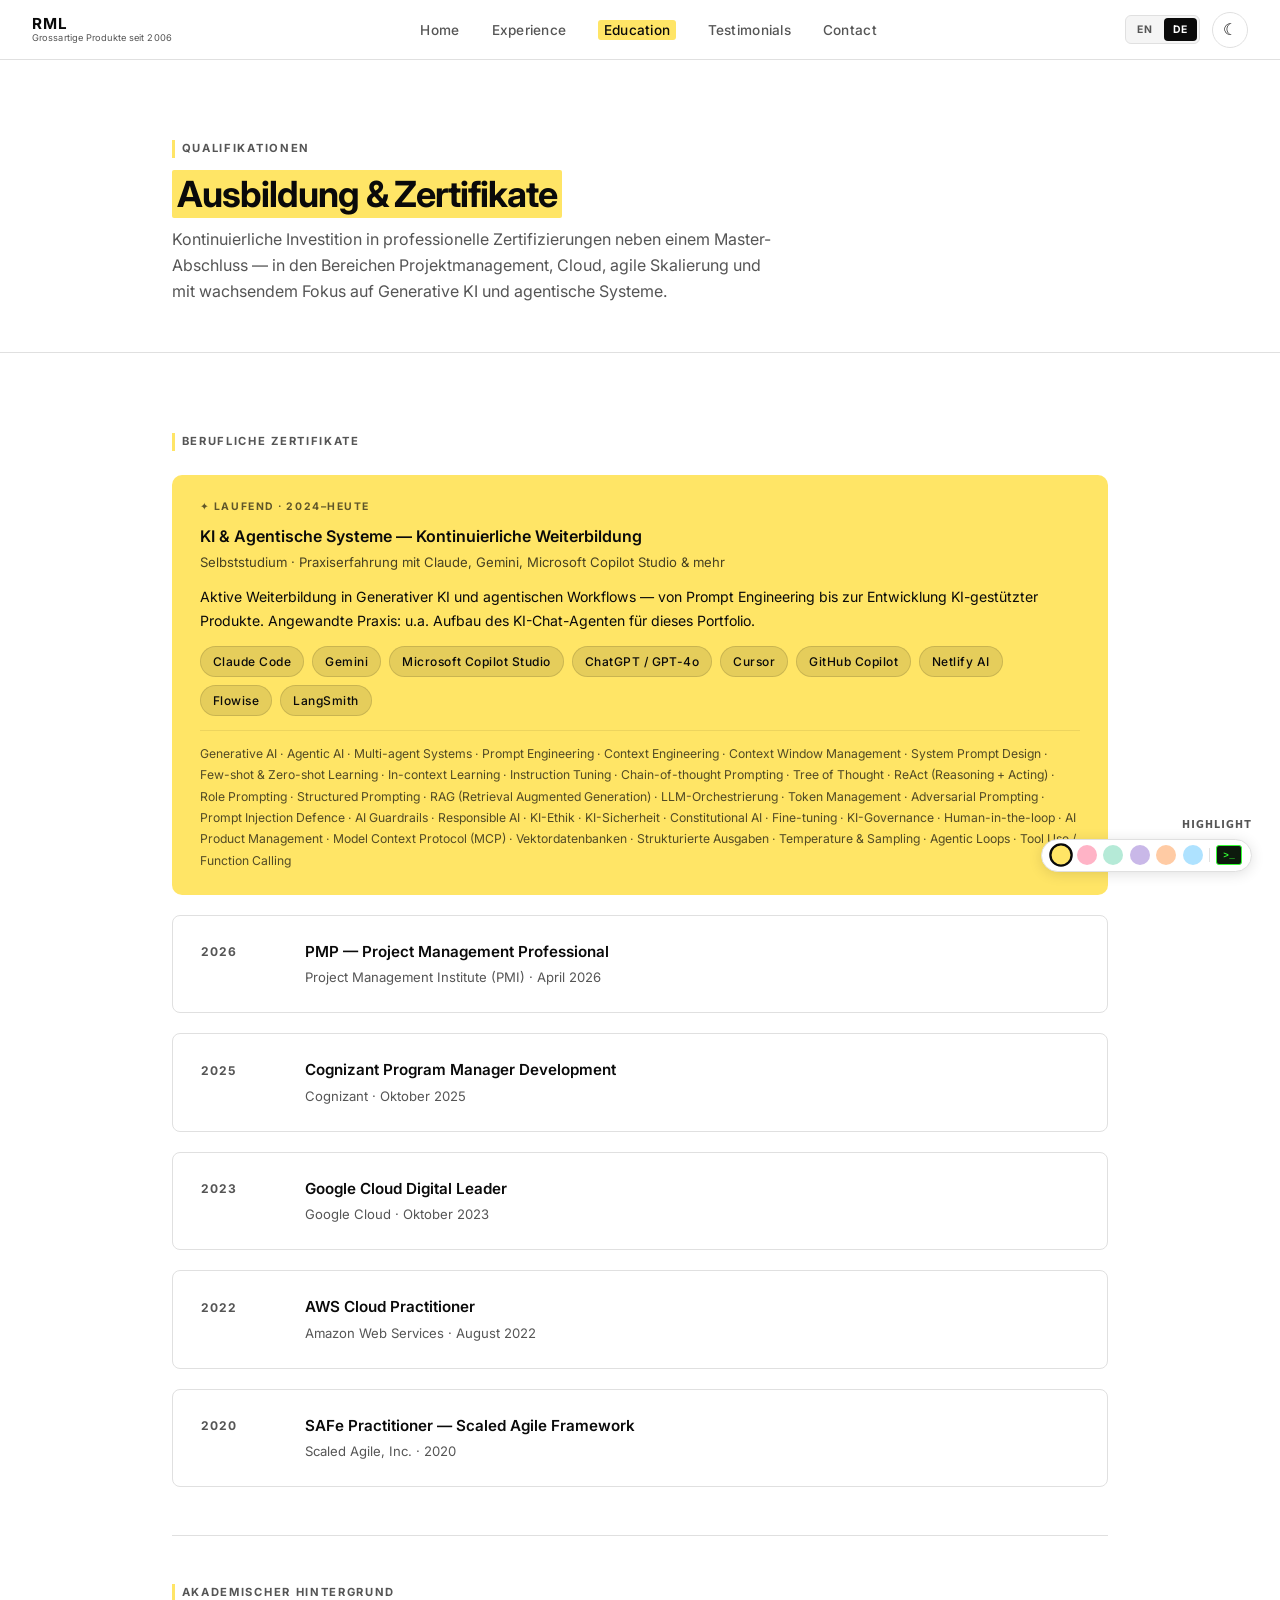
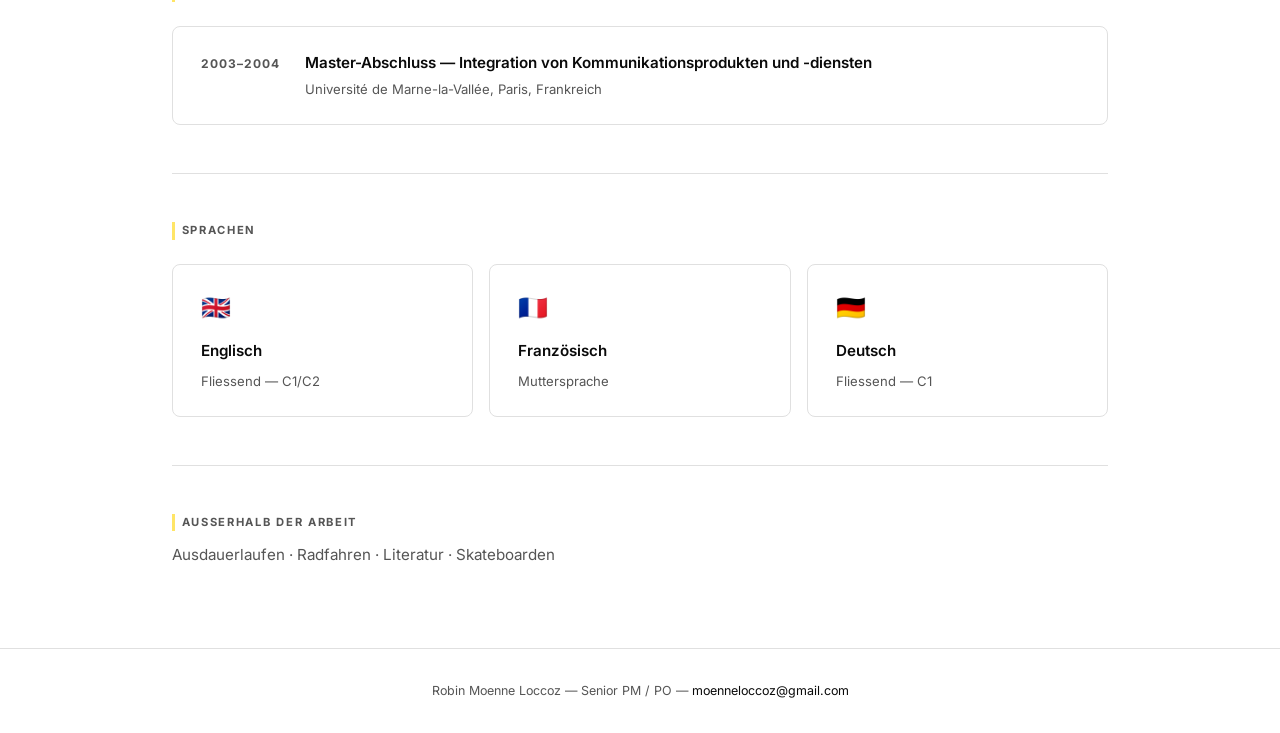
<file: de/education.html>
<!DOCTYPE html>
<html lang="de">
<head>
  <meta charset="UTF-8" />
  <meta name="viewport" content="width=device-width, initial-scale=1.0" />
  <title>Education — Robin Moenne Loccoz</title>
  <link rel="preconnect" href="https://fonts.googleapis.com" />
  <link href="https://fonts.googleapis.com/css2?family=Inter:wght@400;500;600;700&display=swap" rel="stylesheet" />
  <link rel="icon" href="../favicon.svg" type="image/svg+xml" />
  <link rel="stylesheet" href="../style.css" />
</head>
<body>

<nav>
  <a href="index.html" class="nav-logo">
    <span class="nav-logo-main">RML</span>
    <span class="nav-logo-tag">Grossartige Produkte seit 2006</span>
  </a>
  <ul class="nav-links">
    <li><a href="index.html">Home</a></li>
    <li><a href="experience.html">Experience</a></li>
    <li><a href="education.html">Education</a></li>
    <li><a href="testimonials.html">Testimonials</a></li>
    <li><a href="contact.html">Contact</a></li>
  </ul>
  <div style="display:flex;gap:0.75rem;align-items:center;">
    <div class="lang-switcher">
      <a href="../education.html" class="lang-btn">EN</a>
      <a href="education.html" class="lang-btn active">DE</a>
    </div>
    <button class="theme-toggle" id="themeToggle" aria-label="Toggle dark mode">☾</button>
    <button class="nav-mobile-toggle" id="mobileToggle" aria-label="Menu">☰</button>
  </div>
</nav>

<main>
  <div class="page-header">
    <div class="container">
      <div class="section-label">Qualifikationen</div>
      <h1><span class="hl">Ausbildung &amp; Zertifikate</span></h1>
      <p style="margin-top:0.75rem;max-width:600px;">Kontinuierliche Investition in professionelle Zertifizierungen neben einem Master-Abschluss — in den Bereichen Projektmanagement, Cloud, agile Skalierung und mit wachsendem Fokus auf Generative KI und agentische Systeme.</p>
    </div>
  </div>

  <section>
    <div class="container">

      <!-- Certifications -->
      <div class="section-label" style="margin-bottom:1.5rem;">Berufliche Zertifikate</div>
      <div class="edu-grid">

        <!-- AI Training highlight card -->
        <div class="ai-training-card">
          <div class="ai-training-label">✦ Laufend · 2024–Heute</div>
          <div class="edu-title" style="color:var(--hl-dark);font-size:1rem;">KI &amp; Agentische Systeme — Kontinuierliche Weiterbildung</div>
          <div class="edu-org" style="color:var(--hl-dark);opacity:0.75;margin-top:0.2rem;">Selbststudium · Praxiserfahrung mit Claude, Gemini, Microsoft Copilot Studio &amp; mehr</div>
          <p class="ai-training-desc">Aktive Weiterbildung in Generativer KI und agentischen Workflows — von Prompt Engineering bis zur Entwicklung KI-gestützter Produkte. Angewandte Praxis: u.a. Aufbau des KI-Chat-Agenten für dieses Portfolio.</p>
          <div class="pill-grid" style="margin-top:0.9rem;">
            <span class="tag ai-tag">Claude Code</span>
            <span class="tag ai-tag">Gemini</span>
            <span class="tag ai-tag">Microsoft Copilot Studio</span>
            <span class="tag ai-tag">ChatGPT / GPT-4o</span>
            <span class="tag ai-tag">Cursor</span>
            <span class="tag ai-tag">GitHub Copilot</span>
            <span class="tag ai-tag">Netlify AI</span>
            <span class="tag ai-tag">Flowise</span>
            <span class="tag ai-tag">LangSmith</span>
          </div>
          <div class="ai-training-topics">
            Generative AI · Agentic AI · Multi-agent Systems · Prompt Engineering · Context Engineering · Context Window Management · System Prompt Design · Few-shot &amp; Zero-shot Learning · In-context Learning · Instruction Tuning · Chain-of-thought Prompting · Tree of Thought · ReAct (Reasoning + Acting) · Role Prompting · Structured Prompting · RAG (Retrieval Augmented Generation) · LLM-Orchestrierung · Token Management · Adversarial Prompting · Prompt Injection Defence · AI Guardrails · Responsible AI · KI-Ethik · KI-Sicherheit · Constitutional AI · Fine-tuning · KI-Governance · Human-in-the-loop · AI Product Management · Model Context Protocol (MCP) · Vektordatenbanken · Strukturierte Ausgaben · Temperature &amp; Sampling · Agentic Loops · Tool Use / Function Calling
          </div>
        </div>

        <div class="edu-card">
          <div class="edu-year">2026</div>
          <div>
            <div class="edu-title">PMP — Project Management Professional</div>
            <div class="edu-org">Project Management Institute (PMI) · April 2026</div>
          </div>
        </div>

        <div class="edu-card">
          <div class="edu-year">2025</div>
          <div>
            <div class="edu-title">Cognizant Program Manager Development</div>
            <div class="edu-org">Cognizant · Oktober 2025</div>
          </div>
        </div>

        <div class="edu-card">
          <div class="edu-year">2023</div>
          <div>
            <div class="edu-title">Google Cloud Digital Leader</div>
            <div class="edu-org">Google Cloud · Oktober 2023</div>
          </div>
        </div>

        <div class="edu-card">
          <div class="edu-year">2022</div>
          <div>
            <div class="edu-title">AWS Cloud Practitioner</div>
            <div class="edu-org">Amazon Web Services · August 2022</div>
          </div>
        </div>

        <div class="edu-card">
          <div class="edu-year">2020</div>
          <div>
            <div class="edu-title">SAFe Practitioner — Scaled Agile Framework</div>
            <div class="edu-org">Scaled Agile, Inc. · 2020</div>
          </div>
        </div>

      </div>

      <div class="divider"></div>

      <!-- Formal education -->
      <div class="section-label" style="margin-bottom:1.5rem;">Akademischer Hintergrund</div>
      <div class="edu-grid">

        <div class="edu-card">
          <div class="edu-year">2003–2004</div>
          <div>
            <div class="edu-title">Master-Abschluss — Integration von Kommunikationsprodukten und -diensten</div>
            <div class="edu-org">Université de Marne-la-Vallée, Paris, Frankreich</div>
          </div>
        </div>

      </div>

      <div class="divider"></div>

      <!-- Languages -->
      <div class="section-label" style="margin-bottom:1.5rem;">Sprachen</div>
      <div class="grid-3" style="gap:1rem;">

        <div class="edu-card" style="flex-direction:column;gap:0.25rem;">
          <div style="font-size:1.5rem;margin-bottom:0.5rem;">🇬🇧</div>
          <div class="edu-title">Englisch</div>
          <div class="edu-org">Fliessend — C1/C2</div>
        </div>

        <div class="edu-card" style="flex-direction:column;gap:0.25rem;">
          <div style="font-size:1.5rem;margin-bottom:0.5rem;">🇫🇷</div>
          <div class="edu-title">Französisch</div>
          <div class="edu-org">Muttersprache</div>
        </div>

        <div class="edu-card" style="flex-direction:column;gap:0.25rem;">
          <div style="font-size:1.5rem;margin-bottom:0.5rem;">🇩🇪</div>
          <div class="edu-title">Deutsch</div>
          <div class="edu-org">Fliessend — C1</div>
        </div>

      </div>

      <div class="divider"></div>

      <!-- Outside work -->
      <div class="section-label" style="margin-bottom:0.75rem;">Ausserhalb der Arbeit</div>
      <p style="font-size:0.95rem;">Ausdauerlaufen · Radfahren · Literatur · Skateboarden</p>

    </div>
  </section>
</main>

<footer>
  <div class="container">
    Robin Moenne Loccoz &mdash; Senior PM / PO &mdash; <a href="mailto:moenneloccoz@gmail.com">moenneloccoz@gmail.com</a>
  </div>
</footer>

<div id="color-picker"></div>
<script src="../nav.js"></script>
</body>
</html>
</file>
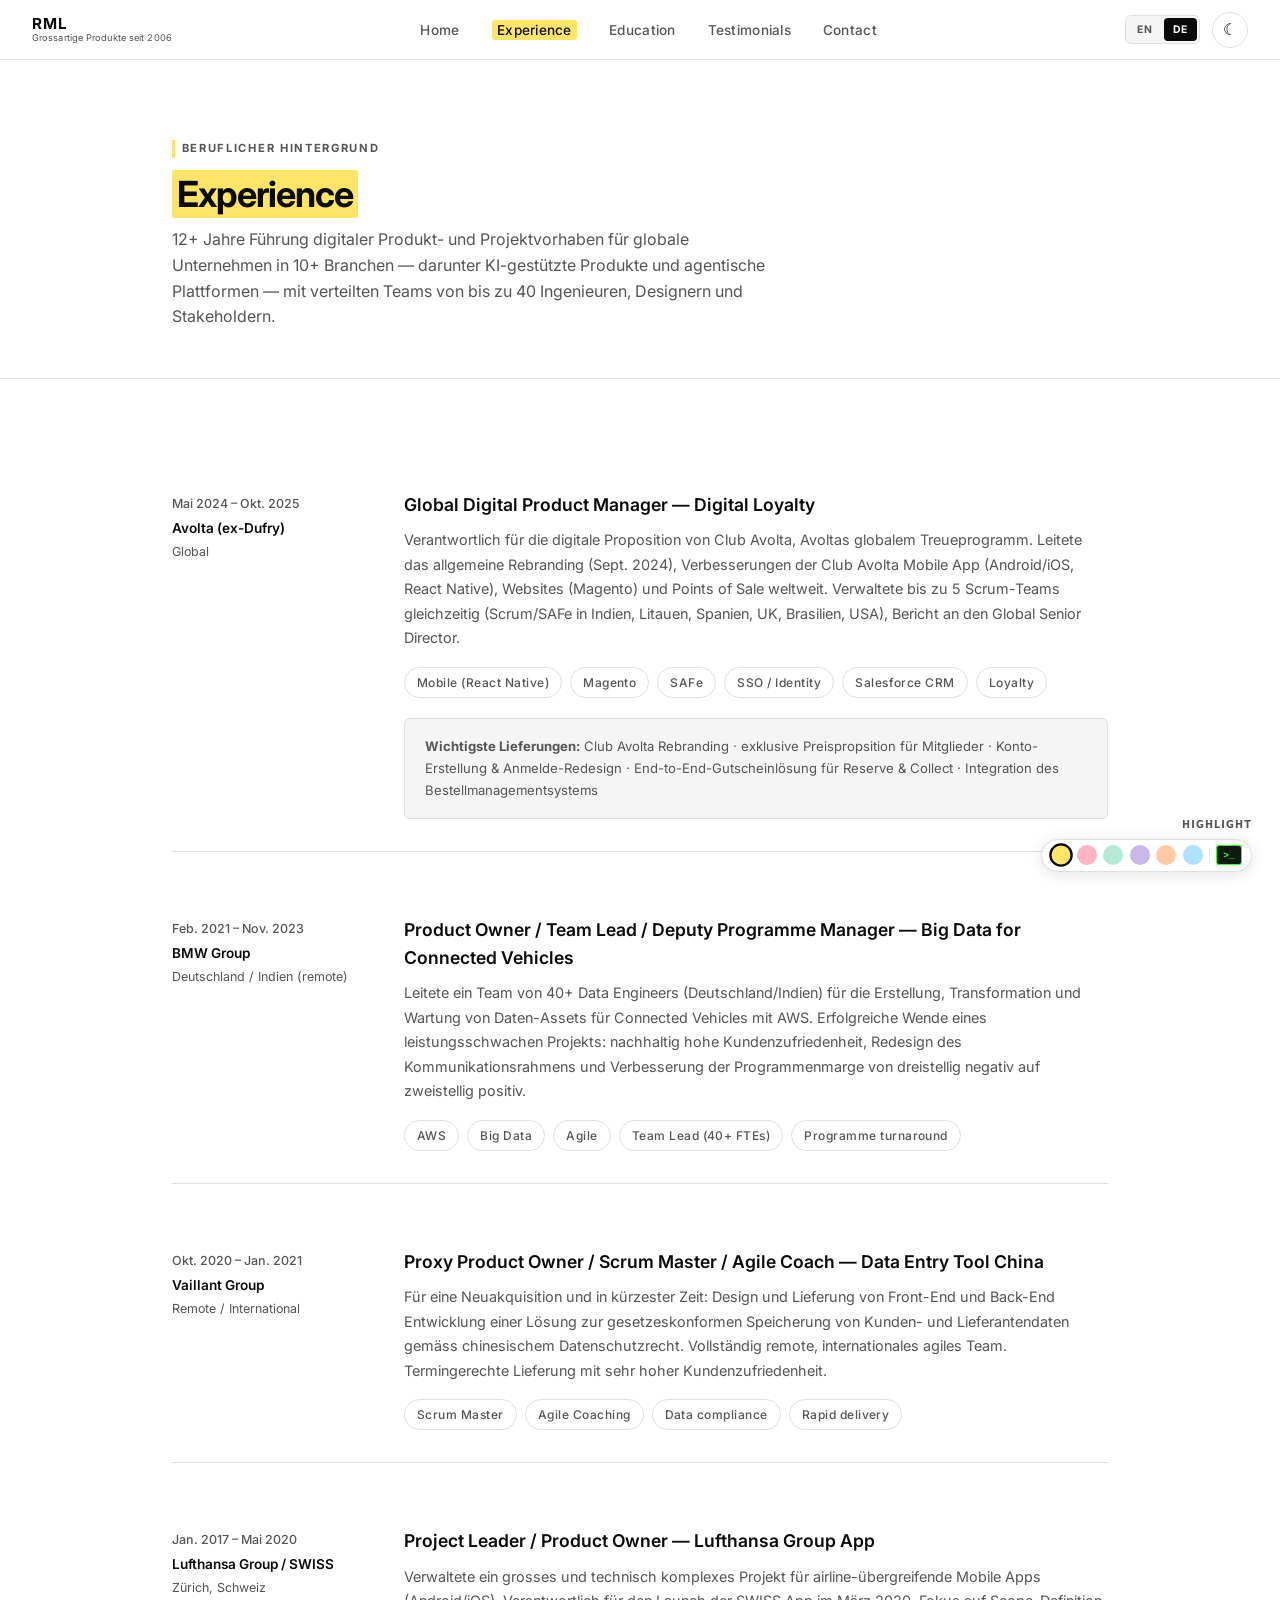
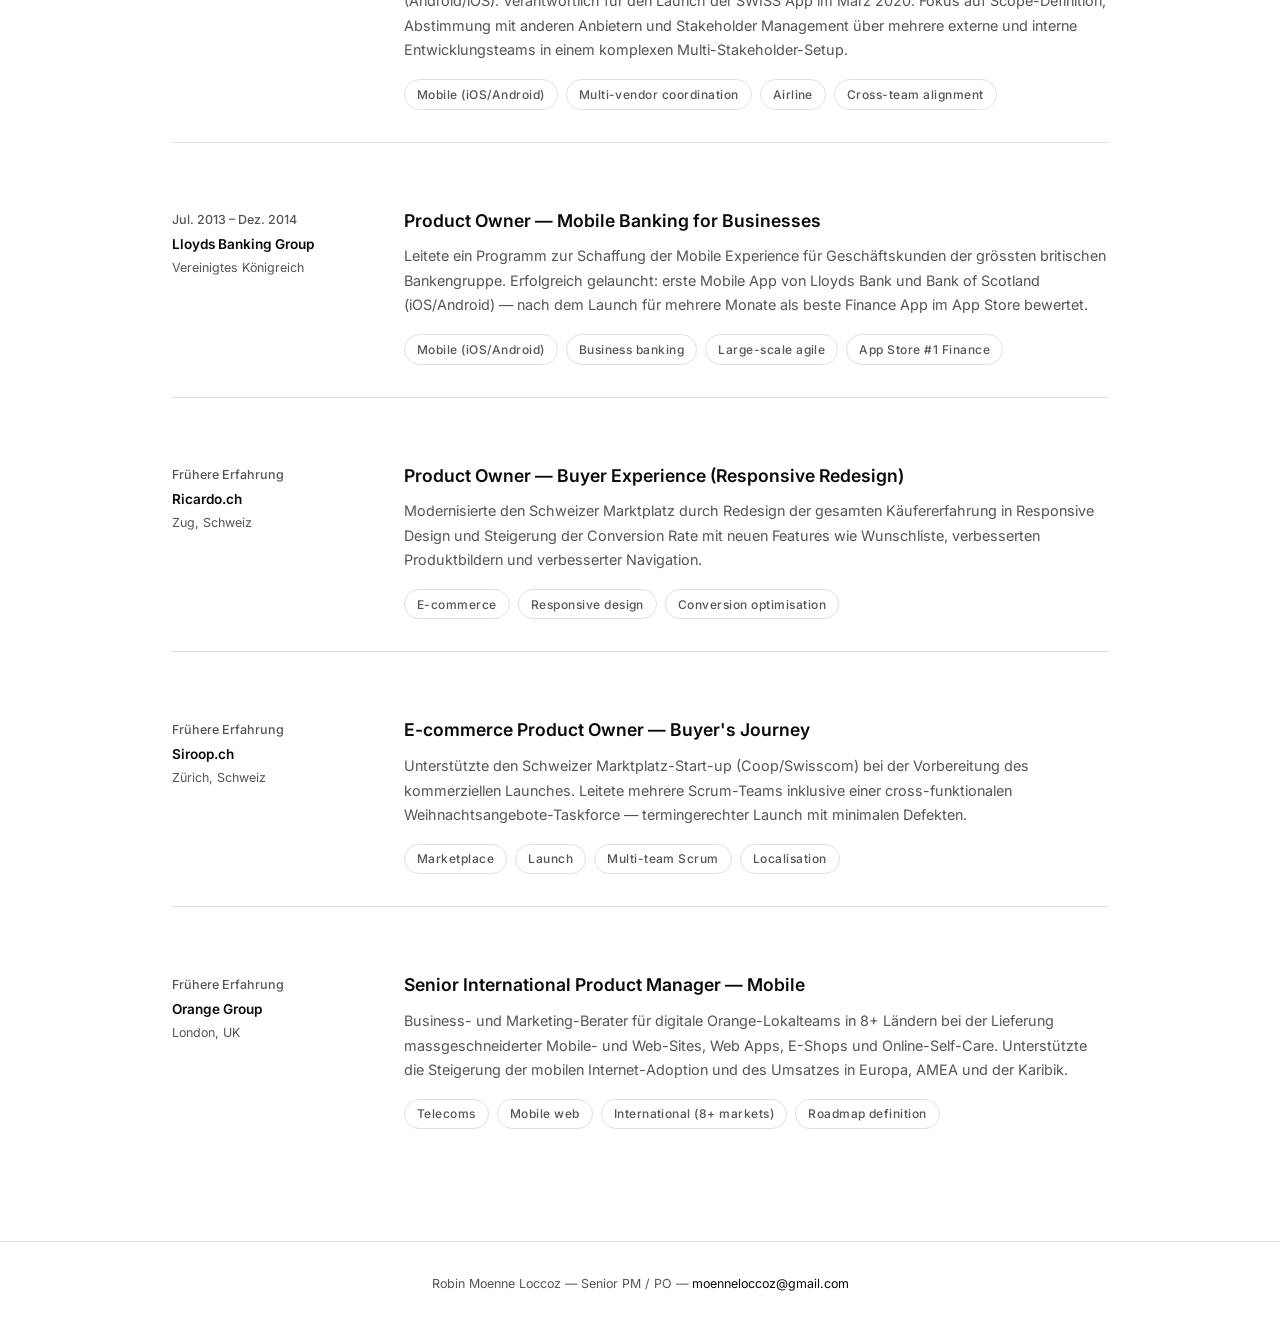
<file: de/experience.html>
<!DOCTYPE html>
<html lang="de">
<head>
  <meta charset="UTF-8" />
  <meta name="viewport" content="width=device-width, initial-scale=1.0" />
  <title>Experience — Robin Moenne Loccoz</title>
  <link rel="preconnect" href="https://fonts.googleapis.com" />
  <link href="https://fonts.googleapis.com/css2?family=Inter:wght@400;500;600;700&display=swap" rel="stylesheet" />
  <link rel="icon" href="../favicon.svg" type="image/svg+xml" />
  <link rel="stylesheet" href="../style.css" />
</head>
<body>

<nav>
  <a href="index.html" class="nav-logo">
    <span class="nav-logo-main">RML</span>
    <span class="nav-logo-tag">Grossartige Produkte seit 2006</span>
  </a>
  <ul class="nav-links">
    <li><a href="index.html">Home</a></li>
    <li><a href="experience.html">Experience</a></li>
    <li><a href="education.html">Education</a></li>
    <li><a href="testimonials.html">Testimonials</a></li>
    <li><a href="contact.html">Contact</a></li>
  </ul>
  <div style="display:flex;gap:0.75rem;align-items:center;">
    <div class="lang-switcher">
      <a href="../experience.html" class="lang-btn">EN</a>
      <a href="experience.html" class="lang-btn active">DE</a>
    </div>
    <button class="theme-toggle" id="themeToggle" aria-label="Toggle dark mode">☾</button>
    <button class="nav-mobile-toggle" id="mobileToggle" aria-label="Menu">☰</button>
  </div>
</nav>

<main>
  <div class="page-header">
    <div class="container">
      <div class="section-label">Beruflicher Hintergrund</div>
      <h1><span class="hl">Experience</span></h1>
      <p style="margin-top:0.75rem;max-width:600px;">12+ Jahre Führung digitaler Produkt- und Projektvorhaben für globale Unternehmen in 10+ Branchen — darunter KI-gestützte Produkte und agentische Plattformen — mit verteilten Teams von bis zu 40 Ingenieuren, Designern und Stakeholdern.</p>
    </div>
  </div>

  <section>
    <div class="container">
      <div class="timeline">

        <!-- Avolta -->
        <div class="timeline-item" id="avolta">
          <div class="timeline-meta">
            <div class="timeline-date">Mai 2024 – Okt. 2025</div>
            <div class="timeline-company">Avolta (ex-Dufry)</div>
            <div class="timeline-location">Global</div>
          </div>
          <div class="timeline-content">
            <h3>Global Digital Product Manager — Digital Loyalty</h3>
            <p>Verantwortlich für die digitale Proposition von Club Avolta, Avoltas globalem Treueprogramm. Leitete das allgemeine Rebranding (Sept. 2024), Verbesserungen der Club Avolta Mobile App (Android/iOS, React Native), Websites (Magento) und Points of Sale weltweit. Verwaltete bis zu 5 Scrum-Teams gleichzeitig (Scrum/SAFe in Indien, Litauen, Spanien, UK, Brasilien, USA), Bericht an den Global Senior Director.</p>
            <div class="pill-grid" style="margin-top:1rem;">
              <span class="tag">Mobile (React Native)</span>
              <span class="tag">Magento</span>
              <span class="tag">SAFe</span>
              <span class="tag">SSO / Identity</span>
              <span class="tag">Salesforce CRM</span>
              <span class="tag">Loyalty</span>
            </div>
            <div style="margin-top:1.25rem;padding:1rem 1.25rem;background:var(--bg-alt);border-radius:6px;border:1px solid var(--border);">
              <p style="font-size:0.82rem;"><strong>Wichtigste Lieferungen:</strong> Club Avolta Rebranding · exklusive Preispropsition für Mitglieder · Konto-Erstellung &amp; Anmelde-Redesign · End-to-End-Gutscheinlösung für Reserve &amp; Collect · Integration des Bestellmanagementsystems</p>
            </div>
          </div>
        </div>

        <!-- BMW -->
        <div class="timeline-item" id="bmw">
          <div class="timeline-meta">
            <div class="timeline-date">Feb. 2021 – Nov. 2023</div>
            <div class="timeline-company">BMW Group</div>
            <div class="timeline-location">Deutschland / Indien (remote)</div>
          </div>
          <div class="timeline-content">
            <h3>Product Owner / Team Lead / Deputy Programme Manager — Big Data for Connected Vehicles</h3>
            <p>Leitete ein Team von 40+ Data Engineers (Deutschland/Indien) für die Erstellung, Transformation und Wartung von Daten-Assets für Connected Vehicles mit AWS. Erfolgreiche Wende eines leistungsschwachen Projekts: nachhaltig hohe Kundenzufriedenheit, Redesign des Kommunikationsrahmens und Verbesserung der Programmenmarge von dreistellig negativ auf zweistellig positiv.</p>
            <div class="pill-grid" style="margin-top:1rem;">
              <span class="tag">AWS</span>
              <span class="tag">Big Data</span>
              <span class="tag">Agile</span>
              <span class="tag">Team Lead (40+ FTEs)</span>
              <span class="tag">Programme turnaround</span>
            </div>
          </div>
        </div>

        <!-- Vaillant -->
        <div class="timeline-item" id="vaillant">
          <div class="timeline-meta">
            <div class="timeline-date">Okt. 2020 – Jan. 2021</div>
            <div class="timeline-company">Vaillant Group</div>
            <div class="timeline-location">Remote / International</div>
          </div>
          <div class="timeline-content">
            <h3>Proxy Product Owner / Scrum Master / Agile Coach — Data Entry Tool China</h3>
            <p>Für eine Neuakquisition und in kürzester Zeit: Design und Lieferung von Front-End und Back-End Entwicklung einer Lösung zur gesetzeskonformen Speicherung von Kunden- und Lieferantendaten gemäss chinesischem Datenschutzrecht. Vollständig remote, internationales agiles Team. Termingerechte Lieferung mit sehr hoher Kundenzufriedenheit.</p>
            <div class="pill-grid" style="margin-top:1rem;">
              <span class="tag">Scrum Master</span>
              <span class="tag">Agile Coaching</span>
              <span class="tag">Data compliance</span>
              <span class="tag">Rapid delivery</span>
            </div>
          </div>
        </div>

        <!-- Lufthansa / SWISS -->
        <div class="timeline-item" id="swiss">
          <div class="timeline-meta">
            <div class="timeline-date">Jan. 2017 – Mai 2020</div>
            <div class="timeline-company">Lufthansa Group / SWISS</div>
            <div class="timeline-location">Zürich, Schweiz</div>
          </div>
          <div class="timeline-content">
            <h3>Project Leader / Product Owner — Lufthansa Group App</h3>
            <p>Verwaltete ein grosses und technisch komplexes Projekt für airline-übergreifende Mobile Apps (Android/iOS). Verantwortlich für den Launch der SWISS App im März 2020. Fokus auf Scope-Definition, Abstimmung mit anderen Anbietern und Stakeholder Management über mehrere externe und interne Entwicklungsteams in einem komplexen Multi-Stakeholder-Setup.</p>
            <div class="pill-grid" style="margin-top:1rem;">
              <span class="tag">Mobile (iOS/Android)</span>
              <span class="tag">Multi-vendor coordination</span>
              <span class="tag">Airline</span>
              <span class="tag">Cross-team alignment</span>
            </div>
          </div>
        </div>

        <!-- Lloyds -->
        <div class="timeline-item">
          <div class="timeline-meta">
            <div class="timeline-date">Jul. 2013 – Dez. 2014</div>
            <div class="timeline-company">Lloyds Banking Group</div>
            <div class="timeline-location">Vereinigtes Königreich</div>
          </div>
          <div class="timeline-content">
            <h3>Product Owner — Mobile Banking for Businesses</h3>
            <p>Leitete ein Programm zur Schaffung der Mobile Experience für Geschäftskunden der grössten britischen Bankengruppe. Erfolgreich gelauncht: erste Mobile App von Lloyds Bank und Bank of Scotland (iOS/Android) — nach dem Launch für mehrere Monate als beste Finance App im App Store bewertet.</p>
            <div class="pill-grid" style="margin-top:1rem;">
              <span class="tag">Mobile (iOS/Android)</span>
              <span class="tag">Business banking</span>
              <span class="tag">Large-scale agile</span>
              <span class="tag">App Store #1 Finance</span>
            </div>
          </div>
        </div>

        <!-- Ricardo -->
        <div class="timeline-item">
          <div class="timeline-meta">
            <div class="timeline-date">Frühere Erfahrung</div>
            <div class="timeline-company">Ricardo.ch</div>
            <div class="timeline-location">Zug, Schweiz</div>
          </div>
          <div class="timeline-content">
            <h3>Product Owner — Buyer Experience (Responsive Redesign)</h3>
            <p>Modernisierte den Schweizer Marktplatz durch Redesign der gesamten Käufererfahrung in Responsive Design und Steigerung der Conversion Rate mit neuen Features wie Wunschliste, verbesserten Produktbildern und verbesserter Navigation.</p>
            <div class="pill-grid" style="margin-top:1rem;">
              <span class="tag">E-commerce</span>
              <span class="tag">Responsive design</span>
              <span class="tag">Conversion optimisation</span>
            </div>
          </div>
        </div>

        <!-- Siroop -->
        <div class="timeline-item">
          <div class="timeline-meta">
            <div class="timeline-date">Frühere Erfahrung</div>
            <div class="timeline-company">Siroop.ch</div>
            <div class="timeline-location">Zürich, Schweiz</div>
          </div>
          <div class="timeline-content">
            <h3>E-commerce Product Owner — Buyer's Journey</h3>
            <p>Unterstützte den Schweizer Marktplatz-Start-up (Coop/Swisscom) bei der Vorbereitung des kommerziellen Launches. Leitete mehrere Scrum-Teams inklusive einer cross-funktionalen Weihnachtsangebote-Taskforce — termingerechter Launch mit minimalen Defekten.</p>
            <div class="pill-grid" style="margin-top:1rem;">
              <span class="tag">Marketplace</span>
              <span class="tag">Launch</span>
              <span class="tag">Multi-team Scrum</span>
              <span class="tag">Localisation</span>
            </div>
          </div>
        </div>

        <!-- Orange -->
        <div class="timeline-item">
          <div class="timeline-meta">
            <div class="timeline-date">Frühere Erfahrung</div>
            <div class="timeline-company">Orange Group</div>
            <div class="timeline-location">London, UK</div>
          </div>
          <div class="timeline-content">
            <h3>Senior International Product Manager — Mobile</h3>
            <p>Business- und Marketing-Berater für digitale Orange-Lokalteams in 8+ Ländern bei der Lieferung massgeschneiderter Mobile- und Web-Sites, Web Apps, E-Shops und Online-Self-Care. Unterstützte die Steigerung der mobilen Internet-Adoption und des Umsatzes in Europa, AMEA und der Karibik.</p>
            <div class="pill-grid" style="margin-top:1rem;">
              <span class="tag">Telecoms</span>
              <span class="tag">Mobile web</span>
              <span class="tag">International (8+ markets)</span>
              <span class="tag">Roadmap definition</span>
            </div>
          </div>
        </div>

      </div>
    </div>
  </section>
</main>

<footer>
  <div class="container">
    Robin Moenne Loccoz &mdash; Senior PM / PO &mdash; <a href="mailto:moenneloccoz@gmail.com">moenneloccoz@gmail.com</a>
  </div>
</footer>

<div id="color-picker"></div>
<script src="../nav.js"></script>
</body>
</html>
</file>
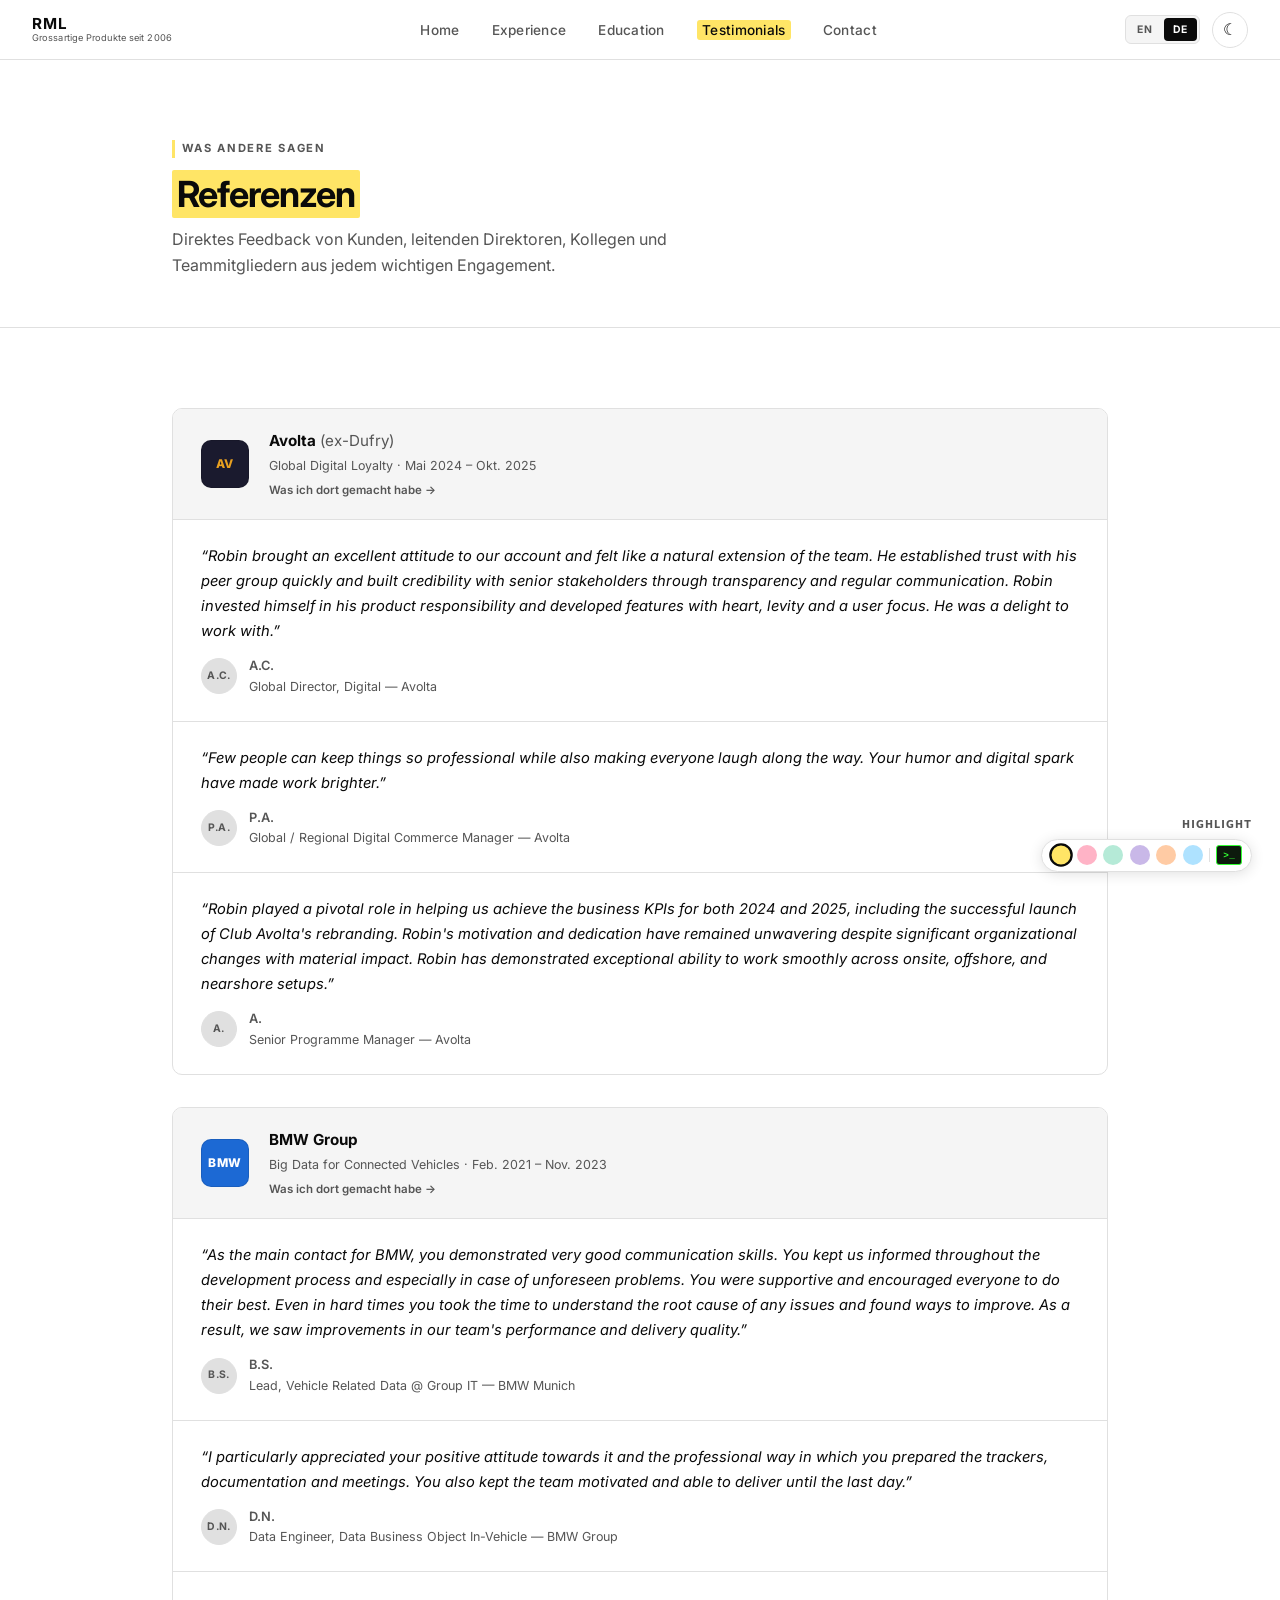
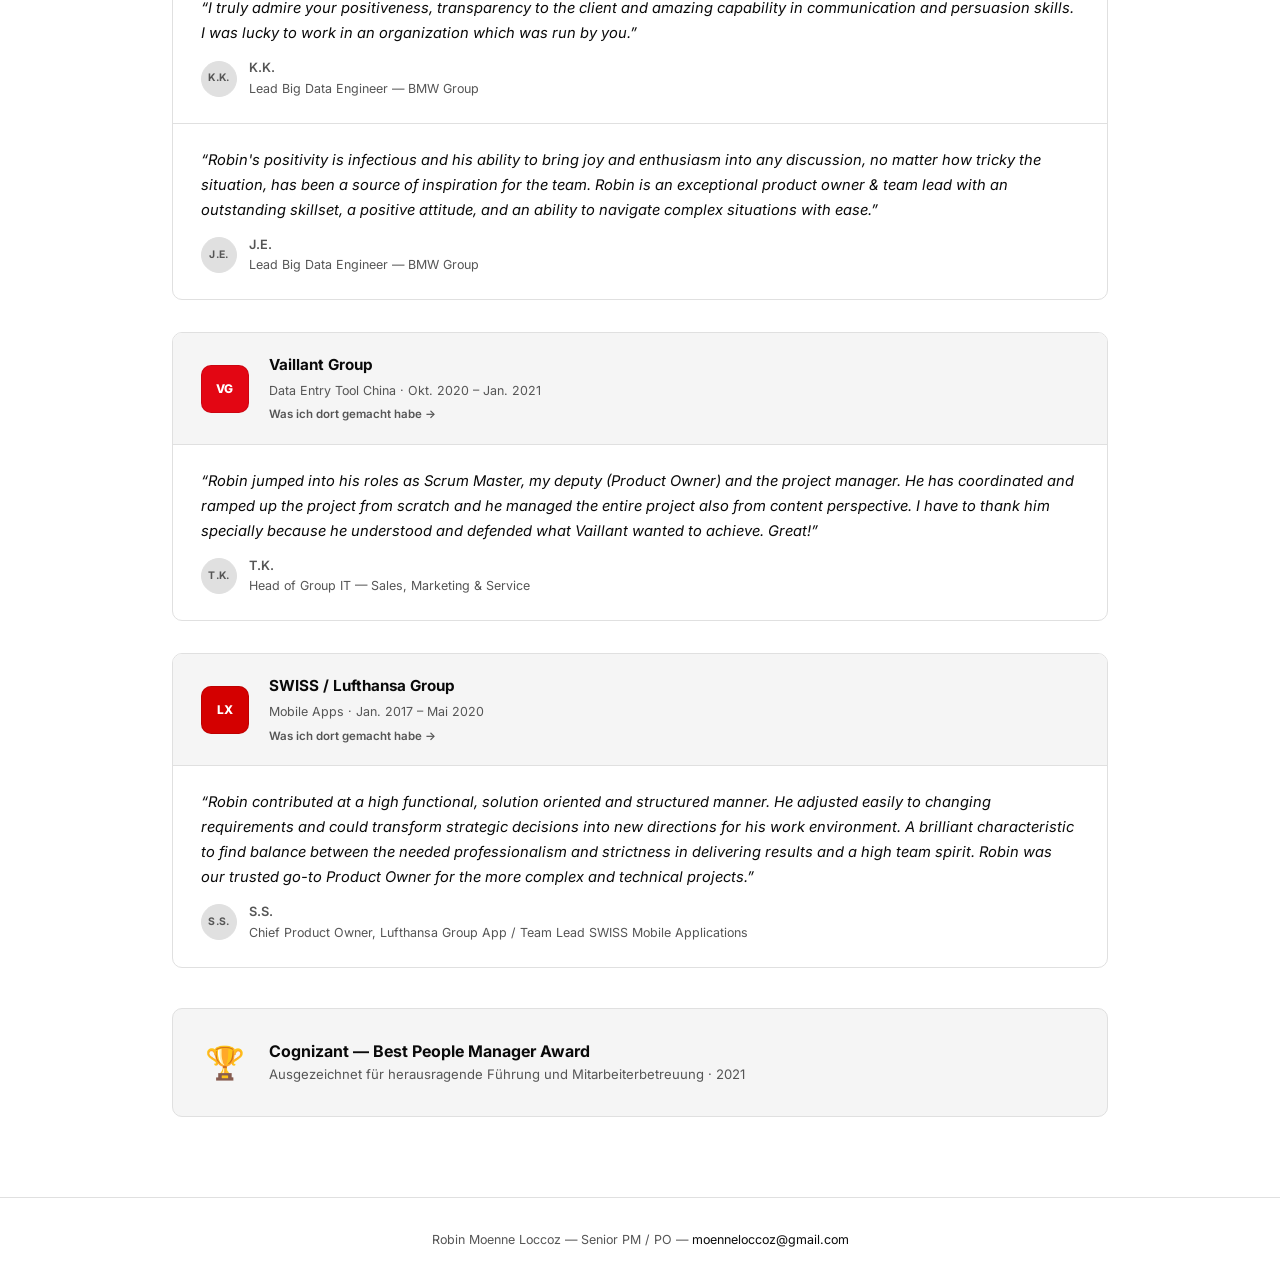
<file: de/testimonials.html>
<!DOCTYPE html>
<html lang="de">
<head>
  <meta charset="UTF-8" />
  <meta name="viewport" content="width=device-width, initial-scale=1.0" />
  <title>Testimonials — Robin Moenne Loccoz</title>
  <link rel="preconnect" href="https://fonts.googleapis.com" />
  <link href="https://fonts.googleapis.com/css2?family=Inter:wght@400;500;600;700&display=swap" rel="stylesheet" />
  <link rel="icon" href="../favicon.svg" type="image/svg+xml" />
  <link rel="stylesheet" href="../style.css" />
</head>
<body>

<nav>
  <a href="index.html" class="nav-logo">
    <span class="nav-logo-main">RML</span>
    <span class="nav-logo-tag">Grossartige Produkte seit 2006</span>
  </a>
  <ul class="nav-links">
    <li><a href="index.html">Home</a></li>
    <li><a href="experience.html">Experience</a></li>
    <li><a href="education.html">Education</a></li>
    <li><a href="testimonials.html">Testimonials</a></li>
    <li><a href="contact.html">Contact</a></li>
  </ul>
  <div style="display:flex;gap:0.75rem;align-items:center;">
    <div class="lang-switcher">
      <a href="../testimonials.html" class="lang-btn">EN</a>
      <a href="testimonials.html" class="lang-btn active">DE</a>
    </div>
    <button class="theme-toggle" id="themeToggle" aria-label="Toggle dark mode">☾</button>
    <button class="nav-mobile-toggle" id="mobileToggle" aria-label="Menu">☰</button>
  </div>
</nav>

<main>
  <div class="page-header">
    <div class="container">
      <div class="section-label">Was andere sagen</div>
      <h1><span class="hl">Referenzen</span></h1>
      <p style="margin-top:0.75rem;max-width:600px;">Direktes Feedback von Kunden, leitenden Direktoren, Kollegen und Teammitgliedern aus jedem wichtigen Engagement.</p>
    </div>
  </div>

  <section>
    <div class="container">
      <div class="testimonials-grid">

        <!-- Avolta -->
        <div class="testimony-group">
          <div class="testimony-group-header">
            <div class="company-logo company-logo--avolta">AV</div>
            <div class="testimony-group-meta">
              <div class="company">Avolta <span style="font-weight:400;color:var(--fg-muted);">(ex-Dufry)</span></div>
              <div class="period">Global Digital Loyalty · Mai 2024 – Okt. 2025</div>
              <a href="experience.html#avolta" class="testimony-exp-link">Was ich dort gemacht habe →</a>
            </div>
          </div>
          <div class="testimonies">

            <div class="testimony">
              <blockquote>Robin brought an excellent attitude to our account and felt like a natural extension of the team. He established trust with his peer group quickly and built credibility with senior stakeholders through transparency and regular communication. Robin invested himself in his product responsibility and developed features with heart, levity and a user focus. He was a delight to work with.</blockquote>
              <div class="testimony-author-row">
                <div class="testimony-avatar">A.C.</div>
                <div>
                  <div class="testimony-author">A.C.</div>
                  <div class="testimony-role">Global Director, Digital — Avolta</div>
                </div>
              </div>
            </div>

            <div class="testimony">
              <blockquote>Few people can keep things so professional while also making everyone laugh along the way. Your humor and digital spark have made work brighter.</blockquote>
              <div class="testimony-author-row">
                <div class="testimony-avatar">P.A.</div>
                <div>
                  <div class="testimony-author">P.A.</div>
                  <div class="testimony-role">Global / Regional Digital Commerce Manager — Avolta</div>
                </div>
              </div>
            </div>

            <div class="testimony">
              <blockquote>Robin played a pivotal role in helping us achieve the business KPIs for both 2024 and 2025, including the successful launch of Club Avolta's rebranding. Robin's motivation and dedication have remained unwavering despite significant organizational changes with material impact. Robin has demonstrated exceptional ability to work smoothly across onsite, offshore, and nearshore setups.</blockquote>
              <div class="testimony-author-row">
                <div class="testimony-avatar">A.</div>
                <div>
                  <div class="testimony-author">A.</div>
                  <div class="testimony-role">Senior Programme Manager — Avolta</div>
                </div>
              </div>
            </div>

          </div>
        </div>

        <!-- BMW -->
        <div class="testimony-group">
          <div class="testimony-group-header">
            <div class="company-logo company-logo--bmw">BMW</div>
            <div class="testimony-group-meta">
              <div class="company">BMW Group</div>
              <div class="period">Big Data for Connected Vehicles · Feb. 2021 – Nov. 2023</div>
              <a href="experience.html#bmw" class="testimony-exp-link">Was ich dort gemacht habe →</a>
            </div>
          </div>
          <div class="testimonies">

            <div class="testimony">
              <blockquote>As the main contact for BMW, you demonstrated very good communication skills. You kept us informed throughout the development process and especially in case of unforeseen problems. You were supportive and encouraged everyone to do their best. Even in hard times you took the time to understand the root cause of any issues and found ways to improve. As a result, we saw improvements in our team's performance and delivery quality.</blockquote>
              <div class="testimony-author-row">
                <div class="testimony-avatar">B.S.</div>
                <div>
                  <div class="testimony-author">B.S.</div>
                  <div class="testimony-role">Lead, Vehicle Related Data @ Group IT — BMW Munich</div>
                </div>
              </div>
            </div>

            <div class="testimony">
              <blockquote>I particularly appreciated your positive attitude towards it and the professional way in which you prepared the trackers, documentation and meetings. You also kept the team motivated and able to deliver until the last day.</blockquote>
              <div class="testimony-author-row">
                <div class="testimony-avatar">D.N.</div>
                <div>
                  <div class="testimony-author">D.N.</div>
                  <div class="testimony-role">Data Engineer, Data Business Object In-Vehicle — BMW Group</div>
                </div>
              </div>
            </div>

            <div class="testimony">
              <blockquote>I truly admire your positiveness, transparency to the client and amazing capability in communication and persuasion skills. I was lucky to work in an organization which was run by you.</blockquote>
              <div class="testimony-author-row">
                <div class="testimony-avatar">K.K.</div>
                <div>
                  <div class="testimony-author">K.K.</div>
                  <div class="testimony-role">Lead Big Data Engineer — BMW Group</div>
                </div>
              </div>
            </div>

            <div class="testimony">
              <blockquote>Robin's positivity is infectious and his ability to bring joy and enthusiasm into any discussion, no matter how tricky the situation, has been a source of inspiration for the team. Robin is an exceptional product owner &amp; team lead with an outstanding skillset, a positive attitude, and an ability to navigate complex situations with ease.</blockquote>
              <div class="testimony-author-row">
                <div class="testimony-avatar">J.E.</div>
                <div>
                  <div class="testimony-author">J.E.</div>
                  <div class="testimony-role">Lead Big Data Engineer — BMW Group</div>
                </div>
              </div>
            </div>

          </div>
        </div>

        <!-- Vaillant -->
        <div class="testimony-group">
          <div class="testimony-group-header">
            <div class="company-logo company-logo--vaillant">VG</div>
            <div class="testimony-group-meta">
              <div class="company">Vaillant Group</div>
              <div class="period">Data Entry Tool China · Okt. 2020 – Jan. 2021</div>
              <a href="experience.html#vaillant" class="testimony-exp-link">Was ich dort gemacht habe →</a>
            </div>
          </div>
          <div class="testimonies">

            <div class="testimony">
              <blockquote>Robin jumped into his roles as Scrum Master, my deputy (Product Owner) and the project manager. He has coordinated and ramped up the project from scratch and he managed the entire project also from content perspective. I have to thank him specially because he understood and defended what Vaillant wanted to achieve. Great!</blockquote>
              <div class="testimony-author-row">
                <div class="testimony-avatar">T.K.</div>
                <div>
                  <div class="testimony-author">T.K.</div>
                  <div class="testimony-role">Head of Group IT — Sales, Marketing &amp; Service</div>
                </div>
              </div>
            </div>

          </div>
        </div>

        <!-- SWISS / Lufthansa -->
        <div class="testimony-group">
          <div class="testimony-group-header">
            <div class="company-logo company-logo--swiss">LX</div>
            <div class="testimony-group-meta">
              <div class="company">SWISS / Lufthansa Group</div>
              <div class="period">Mobile Apps · Jan. 2017 – Mai 2020</div>
              <a href="experience.html#swiss" class="testimony-exp-link">Was ich dort gemacht habe →</a>
            </div>
          </div>
          <div class="testimonies">

            <div class="testimony">
              <blockquote>Robin contributed at a high functional, solution oriented and structured manner. He adjusted easily to changing requirements and could transform strategic decisions into new directions for his work environment. A brilliant characteristic to find balance between the needed professionalism and strictness in delivering results and a high team spirit. Robin was our trusted go-to Product Owner for the more complex and technical projects.</blockquote>
              <div class="testimony-author-row">
                <div class="testimony-avatar">S.S.</div>
                <div>
                  <div class="testimony-author">S.S.</div>
                  <div class="testimony-role">Chief Product Owner, Lufthansa Group App / Team Lead SWISS Mobile Applications</div>
                </div>
              </div>
            </div>

          </div>
        </div>

      </div>

      <!-- Award -->
      <div class="award-banner">
        <div class="award-icon">🏆</div>
        <div>
          <div class="award-title">Cognizant — Best People Manager Award</div>
          <div class="award-sub">Ausgezeichnet für herausragende Führung und Mitarbeiterbetreuung · 2021</div>
        </div>
      </div>

    </div>
  </section>
</main>

<footer>
  <div class="container">
    Robin Moenne Loccoz &mdash; Senior PM / PO &mdash; <a href="mailto:moenneloccoz@gmail.com">moenneloccoz@gmail.com</a>
  </div>
</footer>

<div id="color-picker"></div>
<script src="../nav.js"></script>

<style>
/* ── Testimonial group header ── */
.testimony-group-header {
  background: var(--bg-alt); padding: 1.25rem 1.75rem;
  border-bottom: 1px solid var(--border);
  display: flex; align-items: center; gap: 1.25rem;
}

.testimony-group-meta { display: flex; flex-direction: column; gap: 0.2rem; }

/* ── Company logo badges ── */
.company-logo {
  width: 48px; height: 48px; border-radius: 10px;
  display: flex; align-items: center; justify-content: center;
  font-size: 0.75rem; font-weight: 800; letter-spacing: 0.04em;
  flex-shrink: 0; border: 1px solid rgba(0,0,0,0.1);
}
.company-logo--avolta  { background: #1a1a2e; color: #e8a020; }
.company-logo--bmw     { background: #1c69d4; color: #ffffff; }
.company-logo--vaillant{ background: #e30613; color: #ffffff; }
.company-logo--swiss   { background: #d40000; color: #ffffff; }

/* ── Experience link ── */
.testimony-exp-link {
  font-size: 0.72rem; font-weight: 600; color: var(--fg-muted);
  text-decoration: none; margin-top: 0.1rem;
  transition: color 0.2s;
}
.testimony-exp-link:hover { color: var(--fg); text-decoration: underline; }

/* ── Author row with avatar ── */
.testimony-author-row {
  display: flex; align-items: center; gap: 0.75rem;
  margin-top: 0.75rem;
}

.testimony-avatar {
  width: 36px; height: 36px; border-radius: 50%;
  background: var(--border); color: var(--fg-muted);
  display: flex; align-items: center; justify-content: center;
  font-size: 0.65rem; font-weight: 700; letter-spacing: 0.03em;
  flex-shrink: 0; border: 1px solid var(--border);
}
</style>

</body>
</html>
</file>
<file: style.css>
/* ── Variables ── */
:root {
  --bg: #ffffff;
  --bg-alt: #f5f5f5;
  --fg: #0a0a0a;
  --fg-muted: #555555;
  --border: #e0e0e0;
  --accent: #0a0a0a;
  --card-bg: #ffffff;
  --nav-bg: rgba(255,255,255,0.92);
  --shadow: 0 1px 3px rgba(0,0,0,0.08);
  --hl: #ffe566;        /* default highlight: warm yellow */
  --hl-dark: #0a0a0a;  /* text on highlight in light mode */
}

[data-theme="dark"] {
  --bg: #0a0a0a;
  --bg-alt: #111111;
  --fg: #f0f0f0;
  --fg-muted: #999999;
  --border: #222222;
  --accent: #f0f0f0;
  --card-bg: #111111;
  --nav-bg: rgba(10,10,10,0.92);
  --shadow: 0 1px 3px rgba(0,0,0,0.4);
  --hl-dark: #0a0a0a;
}

[data-theme="ascii"] {
  --bg: #0a0a00;
  --bg-alt: #0f0f00;
  --fg: #33ff33;
  --fg-muted: #22aa22;
  --border: #1a5c1a;
  --accent: #33ff33;
  --card-bg: #0a0a00;
  --nav-bg: rgba(10,10,0,0.96);
  --shadow: 0 0 8px rgba(51,255,51,0.15);
  --hl: #33ff33;
  --hl-dark: #0a0a00;
}

[data-theme="ascii"] body {
  font-family: 'Courier New', Courier, monospace !important;
  background-image: repeating-linear-gradient(
    0deg,
    transparent,
    transparent 2px,
    rgba(0,0,0,0.05) 2px,
    rgba(0,0,0,0.05) 4px
  );
}

[data-theme="ascii"] * {
  font-family: 'Courier New', Courier, monospace !important;
  border-radius: 0 !important;
  text-shadow: 0 0 6px rgba(51,255,51,0.6);
}

[data-theme="ascii"] .hero-photo-wrap { display: none !important; }
[data-theme="ascii"] .ascii-photo { display: block !important; }

.ascii-photo {
  display: none;
  font-family: 'Courier New', Courier, monospace;
  font-size: 5.5px;
  line-height: 1.15;
  white-space: pre;
  color: #33ff33;
  text-shadow: 0 0 4px rgba(51,255,51,0.7);
  overflow: hidden;
  width: 240px;
  flex-shrink: 0;
  user-select: none;
}

[data-theme="ascii"] .card,
[data-theme="ascii"] .edu-card,
[data-theme="ascii"] .timeline-item,
[data-theme="ascii"] .chat-bubble,
[data-theme="ascii"] .testimonial-card {
  border: 1px solid #1a5c1a !important;
  box-shadow: inset 0 0 20px rgba(51,255,51,0.03), 0 0 8px rgba(51,255,51,0.1) !important;
}

[data-theme="ascii"] .btn-primary {
  background: #33ff33 !important;
  color: #0a0a00 !important;
  border: none !important;
}

[data-theme="ascii"] .btn-secondary {
  background: transparent !important;
  color: #33ff33 !important;
  border: 1px solid #33ff33 !important;
}

[data-theme="ascii"] .tag {
  border: 1px solid #1a5c1a !important;
  background: transparent !important;
  color: #33ff33 !important;
}

[data-theme="ascii"] .ai-training-card {
  background: #0f1a0f !important;
  border: 1px solid #33ff33 !important;
}

[data-theme="ascii"] .ai-tag {
  background: rgba(51,255,51,0.1) !important;
  border-color: rgba(51,255,51,0.3) !important;
  color: #33ff33 !important;
}

[data-theme="ascii"] nav { border-bottom: 1px solid #1a5c1a; }

[data-theme="ascii"] .nav-links a.active {
  background: #33ff33 !important;
  color: #0a0a00 !important;
}

[data-theme="ascii"] a { color: #33ff33; }
[data-theme="ascii"] a:hover { text-decoration: underline; }

[data-theme="ascii"] .section-label {
  border-left-color: #33ff33 !important;
}

[data-theme="ascii"] .divider {
  border-color: #1a5c1a !important;
}


[data-theme="ascii"] footer {
  border-top: 1px solid #1a5c1a;
}

[data-theme="ascii"]::before {
  content: '';
  position: fixed;
  inset: 0;
  pointer-events: none;
  background: repeating-linear-gradient(
    0deg,
    rgba(0,0,0,0.03) 0px,
    rgba(0,0,0,0.03) 1px,
    transparent 1px,
    transparent 3px
  );
  z-index: 50;
}


/* ── Highlight effect ── */
/* Applied as a text-marker background on key inline elements */
.hl {
  background: var(--hl);
  color: var(--hl-dark);
  padding: 0.05em 0.15em;
  border-radius: 2px;
  /* slight skew for hand-drawn feel */
  display: inline;
  box-decoration-break: clone;
  -webkit-box-decoration-break: clone;
}

/* Highlighted tags use the color as background */
.tag.hl-tag {
  background: var(--hl);
  color: var(--hl-dark);
  border-color: transparent;
}

/* Active nav link gets a highlight underline */
.nav-links a.active {
  color: var(--fg);
  background: var(--hl);
  padding: 0.15em 0.4em;
  border-radius: 3px;
  color: var(--hl-dark);
}

/* Section labels get a subtle hl left-border */
.section-label {
  border-left: 3px solid var(--hl);
  padding-left: 0.6em;
}

/* ── Colour picker panel ── */
/* High-specificity rules throughout so [data-theme="ascii"] * cannot override */
#color-picker {
  position: fixed;
  bottom: 1.75rem;
  right: 1.75rem;
  z-index: 10000;
  display: flex;
  flex-direction: column;
  align-items: flex-end;
  gap: 0.4rem;
}

#color-picker #color-picker-label {
  font-size: 0.6rem;
  font-weight: 700;
  letter-spacing: 0.12em;
  text-transform: uppercase;
  color: var(--fg-muted);
  text-align: right;
  font-family: system-ui, -apple-system, sans-serif;
  text-shadow: none;
}

#color-picker #color-swatches {
  display: flex;
  align-items: center;
  gap: 0.4rem;
  padding: 0.35rem 0.55rem;
  border-radius: 100px;
  border: 1px solid var(--border);
  background: var(--card-bg);
  box-shadow: 0 2px 14px rgba(0,0,0,0.12);
}

#color-picker .swatch {
  width: 20px;
  height: 20px;
  border-radius: 50%;
  border: 2.5px solid transparent;
  cursor: pointer;
  flex-shrink: 0;
  transition: transform 0.14s, border-color 0.14s;
}
#color-picker .swatch:hover  { transform: scale(1.25); }
#color-picker .swatch.active { border-color: var(--fg); transform: scale(1.18); }

#color-picker .picker-sep {
  width: 1px;
  height: 14px;
  background: var(--border);
  flex-shrink: 0;
}

#color-picker .ascii-btn {
  height: 20px;
  padding: 0 6px;
  border-radius: 3px;
  cursor: pointer;
  border: 1.5px solid #33ff33;
  background: #0d1a0d;
  color: #33ff33;
  font-family: 'Courier New', Courier, monospace;
  font-size: 0.58rem;
  font-weight: 700;
  letter-spacing: 0.04em;
  display: flex;
  align-items: center;
  justify-content: center;
  flex-shrink: 0;
  white-space: nowrap;
  line-height: 1;
  text-shadow: none;
  transition: box-shadow 0.14s, background 0.14s;
}
#color-picker .ascii-btn:hover  { background: #1a3a1a; box-shadow: 0 0 7px rgba(51,255,51,0.45); }
#color-picker .ascii-btn.active { background: #061206; box-shadow: 0 0 10px rgba(51,255,51,0.7); }

/* ASCII mode overrides — explicit enough to beat the * selector */
[data-theme="ascii"] #color-picker { z-index: 10000; }

[data-theme="ascii"] #color-picker #color-picker-label {
  color: #22aa22 !important;
  text-shadow: none !important;
  font-family: 'Courier New', Courier, monospace !important;
}

[data-theme="ascii"] #color-picker #color-swatches {
  background: #0c1a0c !important;
  border: 1px solid #1a5c1a !important;
  border-radius: 3px !important;
  box-shadow: 0 0 10px rgba(51,255,51,0.18) !important;
}

[data-theme="ascii"] #color-picker .swatch {
  border-radius: 2px !important;
  text-shadow: none !important;
}

[data-theme="ascii"] #color-picker .swatch.active {
  border-color: #33ff33 !important;
  box-shadow: 0 0 5px rgba(51,255,51,0.5) !important;
}

[data-theme="ascii"] #color-picker .picker-sep {
  background: #1a5c1a !important;
}

[data-theme="ascii"] #color-picker .ascii-btn {
  text-shadow: none !important;
  border-radius: 3px !important;
}

/* ── Reset ── */
*, *::before, *::after { box-sizing: border-box; margin: 0; padding: 0; }
html { font-size: 16px; scroll-behavior: smooth; }

body {
  font-family: 'Inter', system-ui, -apple-system, sans-serif;
  background: var(--bg);
  color: var(--fg);
  line-height: 1.6;
  transition: background 0.25s, color 0.25s;
}

/* ── Typography ── */
h1 { font-size: 2.75rem; font-weight: 700; letter-spacing: -0.03em; line-height: 1.15; }
h2 { font-size: 1.6rem; font-weight: 600; letter-spacing: -0.02em; }
h3 { font-size: 1.1rem; font-weight: 600; }
p  { color: var(--fg-muted); }
a  { color: var(--fg); text-decoration: none; }

/* ── Navigation ── */
nav {
  position: fixed; top: 0; left: 0; right: 0; z-index: 100;
  background: var(--nav-bg);
  backdrop-filter: blur(12px);
  border-bottom: 1px solid var(--border);
  padding: 0 2rem;
  height: 60px;
  display: flex; align-items: center; justify-content: space-between;
  transition: background 0.25s, border-color 0.25s;
}

.nav-logo {
  display: flex; flex-direction: column; gap: 0.1rem;
  text-decoration: none; line-height: 1;
}
.nav-logo-main {
  font-weight: 700; font-size: 0.95rem; letter-spacing: 0.05em;
  text-transform: uppercase; color: var(--fg);
}
.nav-logo-tag {
  font-size: 0.58rem; font-weight: 400; color: var(--fg-muted);
  letter-spacing: 0.01em; white-space: nowrap; text-transform: none;
}

/* ── Language switcher ── */
.lang-switcher {
  display: flex; gap: 2px; align-items: center;
  background: var(--bg-alt); border: 1px solid var(--border);
  border-radius: 6px; padding: 2px;
}
.lang-btn {
  font-size: 0.65rem; font-weight: 700; letter-spacing: 0.08em;
  padding: 0.25rem 0.55rem; border-radius: 4px;
  color: var(--fg-muted); text-decoration: none;
  transition: all 0.15s; line-height: 1.5;
}
.lang-btn:hover { color: var(--fg); }
.lang-btn.active {
  background: var(--fg); color: var(--bg);
}

@media (max-width: 480px) {
  .nav-logo-tag { display: none; }
}

.nav-links {
  display: flex; gap: 2rem; list-style: none; align-items: center;
}

.nav-links a {
  font-size: 0.85rem; font-weight: 500; letter-spacing: 0.02em;
  color: var(--fg-muted);
  transition: color 0.2s;
}

.nav-links a:hover,
.nav-links a.active { color: var(--fg); }

.theme-toggle {
  background: none; border: 1px solid var(--border);
  color: var(--fg); cursor: pointer;
  width: 36px; height: 36px; border-radius: 50%;
  display: flex; align-items: center; justify-content: center;
  font-size: 1rem; transition: border-color 0.2s, background 0.2s;
}

.theme-toggle:hover { background: var(--bg-alt); }

.nav-mobile-toggle {
  display: none; background: none; border: none; cursor: pointer;
  color: var(--fg); font-size: 1.25rem;
}

/* ── Layout ── */
main { padding-top: 60px; }

.container { max-width: 1000px; margin: 0 auto; padding: 0 2rem; }

section { padding: 5rem 0; }

.section-label {
  font-size: 0.7rem; font-weight: 700; letter-spacing: 0.15em;
  text-transform: uppercase; color: var(--fg-muted);
  margin-bottom: 1rem;
}

/* ── Hero (Landing) ── */
.hero {
  min-height: calc(100vh - 60px);
  display: flex; align-items: center;
  border-bottom: 1px solid var(--border);
}

.hero-grid {
  display: grid; grid-template-columns: 1fr 1fr;
  gap: 4rem; align-items: center;
}

.hero-title { margin-bottom: 1.25rem; }
.hero-title .name { display: block; font-size: 2.1rem; }
.hero-title .role {
  display: block; font-size: 1.15rem; font-weight: 600;
  color: var(--fg); letter-spacing: -0.01em;
  margin-top: 0.6rem;
}

.hero-desc { font-size: 1.05rem; line-height: 1.7; margin-bottom: 2rem; }

.hero-tags {
  display: flex; flex-wrap: wrap; gap: 0.5rem; margin-bottom: 2.5rem;
}

.tag {
  font-size: 0.75rem; font-weight: 500; letter-spacing: 0.04em;
  border: 1px solid var(--border);
  padding: 0.3rem 0.75rem; border-radius: 100px;
  color: var(--fg-muted);
}

.btn {
  display: inline-flex; align-items: center; gap: 0.5rem;
  font-size: 0.85rem; font-weight: 600; letter-spacing: 0.03em;
  padding: 0.7rem 1.4rem; border-radius: 6px;
  transition: all 0.2s;
}

.btn-primary {
  background: var(--fg); color: var(--bg);
}

.btn-primary:hover { opacity: 0.85; }

.btn-secondary {
  background: none; border: 1px solid var(--border); color: var(--fg-muted);
}

.btn-secondary:hover { border-color: var(--fg); color: var(--fg); }

.hero-btns { display: flex; gap: 1rem; flex-wrap: wrap; }

/* Hero right - stats */
.hero-stats { display: grid; grid-template-columns: 1fr 1fr; gap: 1.5rem; }

.stat-card {
  padding: 1.75rem;
  border: 1px solid var(--border); border-radius: 8px;
  background: var(--card-bg);
}

.stat-number {
  font-size: 2.5rem; font-weight: 700; letter-spacing: -0.04em;
  display: block; line-height: 1;
}

.stat-label { font-size: 0.8rem; color: var(--fg-muted); margin-top: 0.4rem; }

/* ── Page Header ── */
.page-header {
  padding: 5rem 0 3rem;
  border-bottom: 1px solid var(--border);
}

.page-header h1 { font-size: 2.25rem; margin-top: 0.5rem; }

/* ── AI Training card ── */
.ai-training-card {
  background: var(--hl); border-radius: 10px;
  padding: 1.5rem 1.75rem; border: none;
}
.ai-training-label {
  font-size: 0.65rem; font-weight: 700; letter-spacing: 0.15em;
  text-transform: uppercase; color: var(--hl-dark); opacity: 0.65;
  margin-bottom: 0.5rem;
}
.ai-training-desc {
  font-size: 0.88rem; line-height: 1.65; color: var(--hl-dark);
  margin-top: 0.75rem;
}
.ai-tag {
  background: rgba(0,0,0,0.1) !important;
  border-color: rgba(0,0,0,0.12) !important;
  color: var(--hl-dark) !important;
}
.ai-training-topics {
  font-size: 0.76rem; line-height: 1.75; color: var(--hl-dark);
  opacity: 0.7; border-top: 1px solid rgba(0,0,0,0.1);
  padding-top: 0.75rem; margin-top: 0.9rem;
}

/* ── Cards / Timeline ── */
.timeline { display: flex; flex-direction: column; gap: 2rem; }

.timeline-item {
  display: grid; grid-template-columns: 200px 1fr;
  gap: 2rem; padding: 2rem 0;
  border-bottom: 1px solid var(--border);
}

.timeline-item:last-child { border-bottom: none; }

.timeline-meta { padding-top: 0.2rem; }
.timeline-date { font-size: 0.78rem; color: var(--fg-muted); font-weight: 500; }
.timeline-company { font-size: 0.85rem; font-weight: 600; margin-top: 0.25rem; }
.timeline-location { font-size: 0.78rem; color: var(--fg-muted); margin-top: 0.15rem; }

.co-logo {
  display: block;
  height: 30px;
  width: auto;
  max-width: 110px;
  object-fit: contain;
  margin-bottom: 0.5rem;
  filter: grayscale(1);
  opacity: 0.55;
  transition: opacity 0.2s, filter 0.2s;
  border-radius: 3px;
}
.co-logo:hover { opacity: 0.9; filter: grayscale(0.2); }

.timeline-content h3 { margin-bottom: 0.6rem; }
.timeline-content p { font-size: 0.9rem; line-height: 1.7; }

/* ── Industries / Skills grid ── */
.grid-2 { display: grid; grid-template-columns: 1fr 1fr; gap: 1rem; }
.grid-3 { display: grid; grid-template-columns: repeat(3, 1fr); gap: 1rem; }

.pill-grid { display: flex; flex-wrap: wrap; gap: 0.5rem; margin-top: 1rem; }

/* ── Education cards ── */
.edu-grid { display: flex; flex-direction: column; gap: 1.25rem; }

.edu-card {
  display: flex; align-items: flex-start; gap: 1.5rem;
  padding: 1.5rem 1.75rem;
  border: 1px solid var(--border); border-radius: 8px;
  background: var(--card-bg);
}

.edu-year {
  font-size: 0.75rem; font-weight: 700; letter-spacing: 0.08em;
  color: var(--fg-muted); white-space: nowrap; padding-top: 0.15rem;
  min-width: 80px;
}

.edu-title { font-weight: 600; font-size: 0.95rem; }
.edu-org { font-size: 0.82rem; color: var(--fg-muted); margin-top: 0.2rem; }

/* ── Testimonials ── */
.testimonials-grid {
  display: flex; flex-direction: column; gap: 2rem;
}

.testimony-group { border: 1px solid var(--border); border-radius: 10px; overflow: hidden; }

.testimony-group-header {
  background: var(--bg-alt); padding: 1.25rem 1.75rem;
  border-bottom: 1px solid var(--border);
  display: flex; align-items: center; gap: 1rem;
}

.testimony-group-header .company { font-weight: 700; font-size: 0.95rem; }
.testimony-group-header .period { font-size: 0.78rem; color: var(--fg-muted); }

.testimonies { display: flex; flex-direction: column; }

.testimony {
  padding: 1.5rem 1.75rem;
  border-bottom: 1px solid var(--border);
}

.testimony:last-child { border-bottom: none; }

.testimony blockquote {
  font-size: 0.92rem; line-height: 1.7;
  color: var(--fg); font-style: italic;
  margin-bottom: 0.75rem;
}

.testimony blockquote::before { content: '\201C'; }
.testimony blockquote::after  { content: '\201D'; }

.testimony-author { font-size: 0.8rem; font-weight: 600; color: var(--fg-muted); }
.testimony-role   { font-size: 0.78rem; color: var(--fg-muted); font-weight: 400; }

/* ── Award banner ── */
.award-banner {
  display: flex; align-items: center; gap: 1.5rem;
  padding: 1.75rem 2rem;
  border: 1px solid var(--border); border-radius: 10px;
  background: var(--bg-alt); margin-top: 2.5rem;
}

.award-icon { font-size: 2rem; }
.award-title { font-weight: 700; font-size: 1rem; }
.award-sub   { font-size: 0.82rem; color: var(--fg-muted); }

/* ── Landing overview cards ── */
.overview-grid {
  display: grid; grid-template-columns: repeat(4, 1fr);
  gap: 1rem; margin-top: 2rem;
}

.overview-card {
  padding: 1.75rem 1.5rem;
  border: 1px solid var(--border); border-radius: 8px;
  background: var(--card-bg);
  transition: border-color 0.2s, box-shadow 0.2s;
  display: flex; flex-direction: column;
}

.overview-card:hover {
  border-color: var(--fg); box-shadow: var(--shadow);
}

.overview-card-icon { font-size: 1.25rem; margin-bottom: 1rem; }
.overview-card h3 { font-size: 0.95rem; margin-bottom: 0.5rem; }
.overview-card p  { font-size: 0.82rem; line-height: 1.6; flex: 1; }
.overview-card-link {
  font-size: 0.78rem; font-weight: 600; color: var(--fg);
  margin-top: 1.25rem; display: inline-flex; align-items: center; gap: 0.3rem;
}

/* ── Contact ── */
.contact-grid {
  display: grid; grid-template-columns: 1fr 1fr; gap: 4rem;
  align-items: start;
}

.contact-item {
  display: flex; align-items: flex-start; gap: 1.25rem;
  padding: 1.5rem 0; border-bottom: 1px solid var(--border);
}

.contact-item:last-child { border-bottom: none; }

.contact-icon { display:flex; align-items:center; justify-content:center; width:32px; height:32px; background:var(--bg-alt); border:1px solid var(--border); border-radius:8px; flex-shrink:0; color:var(--fg-muted); }
.contact-label { font-size: 0.72rem; font-weight: 700; letter-spacing: 0.1em;
  text-transform: uppercase; color: var(--fg-muted); margin-bottom: 0.3rem; }
.contact-value { font-size: 0.9rem; font-weight: 500; }
.contact-value a { color: var(--fg); }
.contact-value a:hover { text-decoration: underline; }

/* ── Dividers ── */
.divider { height: 1px; background: var(--border); margin: 3rem 0; }

/* ── Footer ── */
footer {
  border-top: 1px solid var(--border);
  padding: 2rem;
  text-align: center;
  font-size: 0.78rem; color: var(--fg-muted);
}

/* ── Responsive ── */
@media (max-width: 768px) {
  h1 { font-size: 2rem; }
  .hero-grid { grid-template-columns: 1fr; gap: 2.5rem; }
  .hero-stats { grid-template-columns: 1fr 1fr; }
  .timeline-item { grid-template-columns: 1fr; gap: 0.5rem; }
  .overview-grid { grid-template-columns: 1fr 1fr; }
  .contact-grid { grid-template-columns: 1fr; gap: 2rem; }
  .grid-2, .grid-3 { grid-template-columns: 1fr; }
  .nav-links { display: none; flex-direction: column; }
  .nav-links.open { display: flex; }
  .nav-mobile-toggle { display: block; }
}

@media (max-width: 480px) {
  .overview-grid { grid-template-columns: 1fr; }
  .hero-stats { grid-template-columns: 1fr; }
  .container { padding: 0 1.25rem; }
}
</file>
